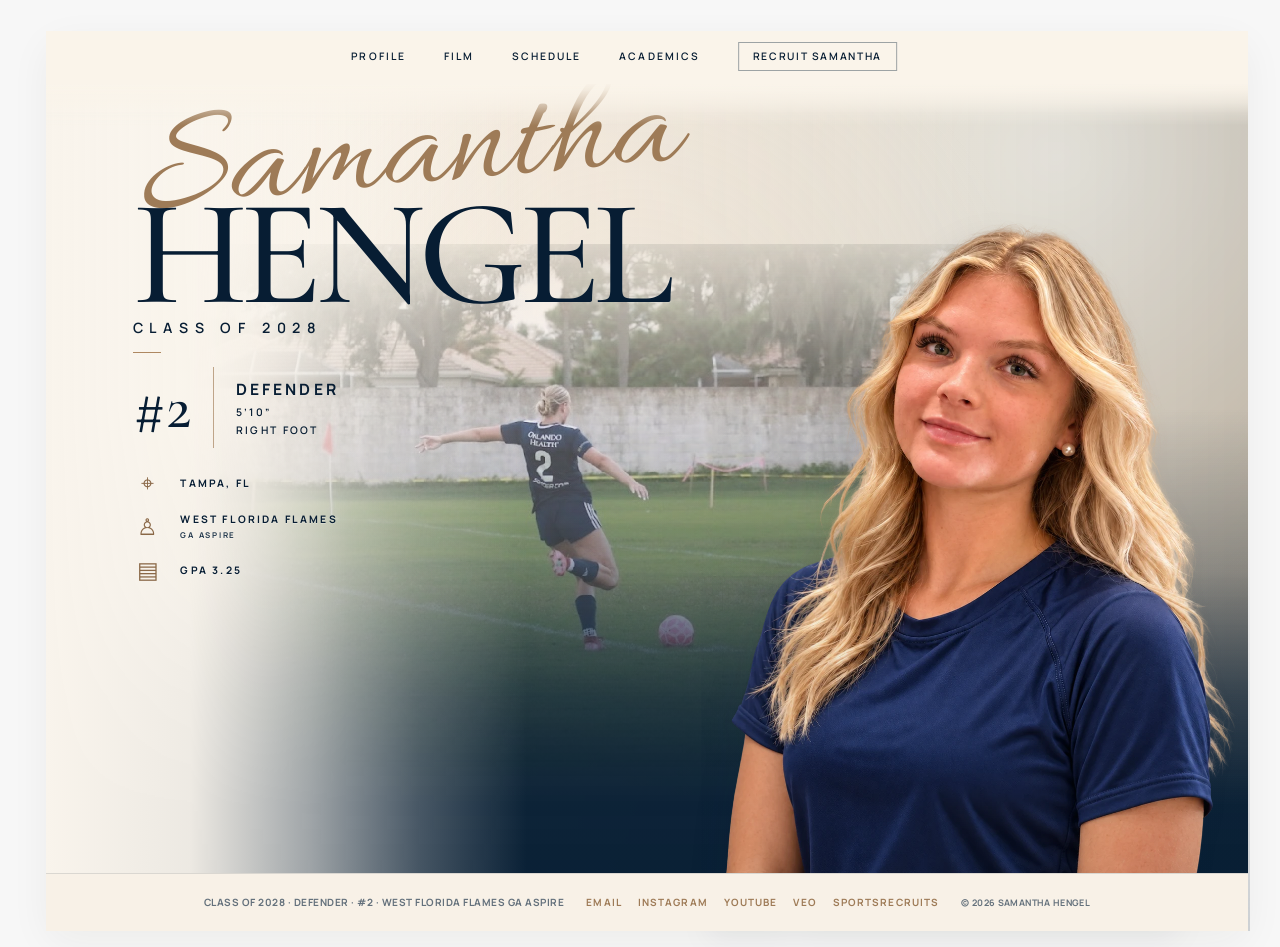
<file: index.html>
<!doctype html>
<html lang="en">
<head>
<meta charset="utf-8">
<meta name="viewport" content="width=device-width,initial-scale=1">
<title>Samantha Hengel Soccer Recruiting | 2028 Defender | West Florida Flames</title>
<meta name="description" content="Official soccer recruiting website for Samantha Hengel, Class of 2028 defender #2 with West Florida Flames GA ASPIRE. View her player profile, highlight film, schedule, academics and recruiting contact information."><link rel="canonical" href="https://samanthahengel.com/"><meta name="robots" content="index,follow,max-image-preview:large"><meta property="og:type" content="website"><meta property="og:title" content="Samantha Hengel Soccer Recruiting | 2028 Defender | West Florida Flames"><meta property="og:description" content="Official soccer recruiting website for Samantha Hengel, Class of 2028 defender #2 with West Florida Flames GA ASPIRE. View her player profile, highlight film, schedule, academics and recruiting contact information."><meta property="og:url" content="https://samanthahengel.com/"><meta property="og:site_name" content="Samantha Hengel Soccer Recruiting"><meta property="og:image" content="https://samanthahengel.com/assets/samantha-profile-cutout-2028.webp"><meta name="twitter:card" content="summary_large_image"><meta name="twitter:title" content="Samantha Hengel Soccer Recruiting | 2028 Defender | West Florida Flames"><meta name="twitter:description" content="Official soccer recruiting website for Samantha Hengel, Class of 2028 defender #2 with West Florida Flames GA ASPIRE. View her player profile, highlight film, schedule, academics and recruiting contact information."><meta name="twitter:image" content="https://samanthahengel.com/assets/samantha-profile-cutout-2028.webp">
<link rel="icon" href="assets/favicon.svg" type="image/svg+xml">
<link rel="preconnect" href="https://fonts.googleapis.com">
<link rel="preconnect" href="https://fonts.gstatic.com" crossorigin>
<link href="https://fonts.googleapis.com/css2?family=Allura&family=Cormorant+Garamond:wght@500;600&family=Manrope:wght@400;500;600;700&display=swap" rel="stylesheet">
<link rel="stylesheet" href="homepage-reference.css?v=20261012-mobile-hero-details-1">
<link rel="stylesheet" href="mobile-header.css?v=20261012-home-nav-restored">
<link rel="stylesheet" href="mobile-footer.css?v=20261012-2">
<script type="application/ld+json">{"@context":"https://schema.org","@type":"Person","@id":"https://samanthahengel.com/#samantha-hengel","name":"Samantha Hengel","url":"https://samanthahengel.com/","description":"Samantha Hengel is a Class of 2028 soccer defender, jersey #2, with West Florida Flames GA ASPIRE in the Tampa, Florida area.","image":"https://samanthahengel.com/assets/samantha-profile-cutout-2028.webp","email":"mailto:Samantha_hengel@yahoo.com","sameAs":["https://www.instagram.com/samanthahengel2028/","https://www.youtube.com/channel/UCl4u6jONmStWeXcWSa1Hk0g","https://live.veo.co/web-app/clubs/west-florida-flames-4/teams/2010-wff-dpl/","https://my.sportsrecruits.com/athlete/samantha_hengel2"],"memberOf":{"@type":"SportsOrganization","name":"West Florida Flames GA ASPIRE"},"knowsAbout":["Soccer","Defender","Class of 2028","College soccer recruiting","West Florida Flames GA ASPIRE"]}</script><script type="application/ld+json" id="site-entity-graph">{"@context":"https://schema.org","@graph":[{"@type":"WebSite","@id":"https://samanthahengel.com/#website","url":"https://samanthahengel.com/","name":"Samantha Hengel Soccer Recruiting","description":"Official soccer recruiting website for Samantha Hengel, Class of 2028 defender #2 with West Florida Flames GA ASPIRE.","inLanguage":"en-US","about":{"@id":"https://samanthahengel.com/#samantha-hengel"}},{"@type":"WebPage","@id":"https://samanthahengel.com/#webpage","url":"https://samanthahengel.com/","name":"Samantha Hengel Soccer Recruiting","isPartOf":{"@id":"https://samanthahengel.com/#website"},"about":{"@id":"https://samanthahengel.com/#samantha-hengel"},"inLanguage":"en-US"},{"@type":"Person","@id":"https://samanthahengel.com/#samantha-hengel","name":"Samantha Hengel","url":"https://samanthahengel.com/","description":"Class of 2028 soccer defender, jersey #2, with West Florida Flames GA ASPIRE in the Tampa, Florida area.","image":"https://samanthahengel.com/assets/samantha-profile-cutout-2028.webp","sameAs":["https://www.instagram.com/samanthahengel2028/","https://www.youtube.com/channel/UCl4u6jONmStWeXcWSa1Hk0g","https://live.veo.co/web-app/clubs/west-florida-flames-4/teams/2010-wff-dpl/","https://my.sportsrecruits.com/athlete/samantha_hengel2"],"memberOf":{"@type":"SportsOrganization","name":"West Florida Flames GA ASPIRE"}}]}</script><style>
/* Homepage navigation: same gold hover treatment as interior pages. */
@media(min-width:901px){
 .ref-home .ref-nav nav a:not(.recruit-nav){
  position:relative!important;
  opacity:1!important;
  transition:color .18s ease,background-color .18s ease!important;
  border-radius:3px!important;
 }
 .ref-home .ref-nav nav a:not(.recruit-nav)::after{
  content:""!important;
  display:block!important;
  position:absolute!important;
  left:12px!important;
  right:12px!important;
  bottom:3px!important;
  height:2px!important;
  background:#a47d56!important;
  transform:scaleX(0)!important;
  transform-origin:center!important;
  transition:transform .18s ease!important;
 }
 .ref-home .ref-nav nav a:not(.recruit-nav):is(:hover,:focus-visible){
  color:#9e6f43!important;
  background:rgba(164,125,86,.09)!important;
 }
 .ref-home .ref-nav nav a:not(.recruit-nav):is(:hover,:focus-visible)::after{
  transform:scaleX(1)!important;
 }
}
@media(max-width:900px){
 .ref-home .ref-nav nav a:not(.recruit-nav):is(:hover,:focus-visible){
  color:#9e6f43!important;
  background:rgba(164,125,86,.12)!important;
  border-radius:3px!important;
 }
}
.ref-home .ref-nav nav a:focus-visible{
 outline:2px solid #a47d56!important;
 outline-offset:3px!important;
}
</style></head>
<body class="ref-home">
<main class="ref-shell">
  <div class="ref-paper"></div>

  <header class="ref-nav">
    <nav aria-label="Main navigation">
      <a href="profile.html">Profile</a>
      <a href="soccer.html">Film</a>
      <a href="schedule.html">Schedule</a>
      <a href="academics.html">Academics</a>
      <a class="recruit-nav" href="contact.html">Recruit Samantha</a>
    </nav>
    <div class="mobile-media-links" aria-label="Samantha's recruiting links"><a href="mailto:Samantha_hengel@yahoo.com">Email ↗</a><a href="https://www.youtube.com/channel/UCl4u6jONmStWeXcWSa1Hk0g" target="_blank" rel="noopener noreferrer">YouTube ↗</a><a href="https://live.veo.co/web-app/clubs/west-florida-flames-4/teams/2010-wff-dpl/" target="_blank" rel="noopener noreferrer">Veo ↗</a><a href="https://www.instagram.com/samanthahengel2028/" target="_blank" rel="noopener noreferrer">Instagram ↗</a></div>
  </header>

  <div class="ref-action-wrap" aria-hidden="true">
    <img class="ref-action" src="assets/IMG_0387.JPEG" alt="">
  </div>

  <div class="ref-vignette" aria-hidden="true"></div>

  <section class="ref-copy" aria-label="Player information">
    <h1 class="ref-title">
      <span class="ref-first">Samantha</span>
      <span class="ref-last">HENGEL</span>
    </h1>
    <div class="ref-class">CLASS OF 2028</div>
    <div class="ref-gold"></div>

    <div class="ref-stats">
      <div class="ref-num">#2</div>
      <div class="ref-vrule"></div>
      <div class="ref-position">
        <strong>DEFENDER</strong>
        <span>5’10”</span>
        <span>RIGHT FOOT</span>
      </div>
    </div>

    <div class="ref-facts">
      <div class="ref-fact"><b>⌖</b><span>TAMPA, FL</span></div>
      <div class="ref-fact"><b>♙</b><span>WEST FLORIDA FLAMES<small>GA ASPIRE</small></span></div>
      
      <div class="ref-fact"><b>▤</b><span>GPA 3.25</span></div>
    </div>
  </section>

  <div class="ref-right">
    <div class="mobile-hero-details" aria-label="Player details">
      <div class="ref-stats">
        <div class="ref-num">#2</div>
        <div class="ref-vrule"></div>
        <div class="ref-position">
          <strong>DEFENDER</strong>
          <span>5’10”</span>
          <span>RIGHT FOOT</span>
        </div>
      </div>
      <div class="ref-facts">
        <div class="ref-fact"><b>⌖</b><span>TAMPA, FL</span></div>
        <div class="ref-fact"><b>♙</b><span>WEST FLORIDA FLAMES<small>GA ASPIRE</small></span></div>
        <div class="ref-fact"><b>▤</b><span>GPA 3.25</span></div>
      </div>
    </div>
    <img src="assets/samantha-profile-cutout-2028.webp" alt="Samantha Hengel, Class of 2028 defender">
  </div><footer class="recruiting-footer"><div class="recruiting-footer-identity"><span>Class of 2028 · Defender · #2 · West Florida Flames GA ASPIRE</span></div><div class="recruiting-footer-links"><a href="mailto:Samantha_hengel@yahoo.com">Email</a><a href="https://www.instagram.com/samanthahengel2028/" target="_blank" rel="noopener noreferrer">Instagram</a><a href="https://www.youtube.com/channel/UCl4u6jONmStWeXcWSa1Hk0g" target="_blank" rel="noopener noreferrer">YouTube</a><a href="https://live.veo.co/web-app/clubs/west-florida-flames-4/teams/2010-wff-dpl/" target="_blank" rel="noopener noreferrer">Veo</a><a href="https://my.sportsrecruits.com/athlete/samantha_hengel2" target="_blank" rel="noopener noreferrer">SportsRecruits</a></div><small>© 2026 Samantha Hengel</small></footer></main>
</body>
</html>
</file>
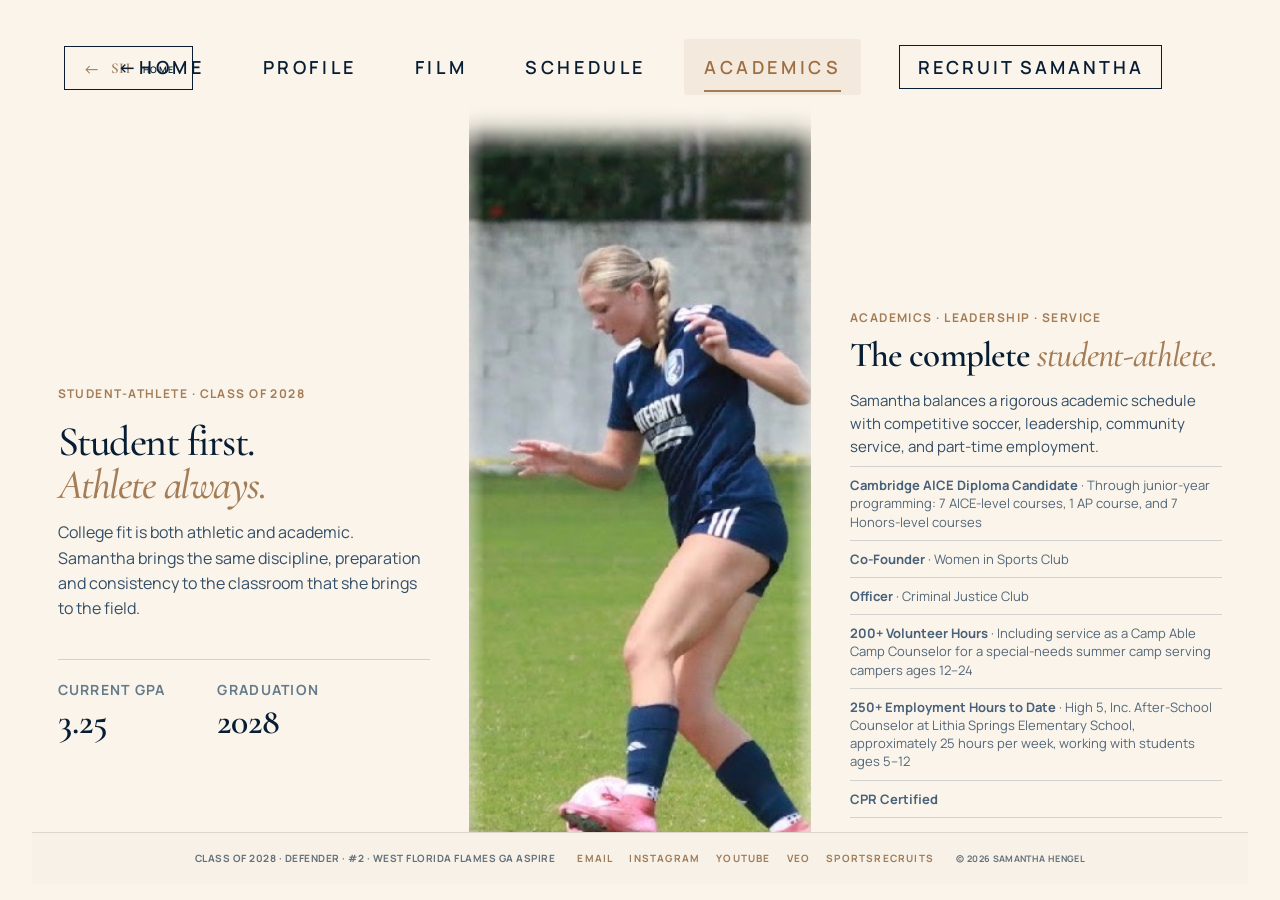
<file: academics.html>
<!doctype html><html lang="en"><head><meta charset="utf-8"><meta name="viewport" content="width=device-width,initial-scale=1"><title>Samantha Hengel Academics | 2028 Soccer Student-Athlete</title><meta name="description" content="Academic profile for Samantha Hengel, Class of 2028 soccer student-athlete and West Florida Flames GA ASPIRE defender, including GPA, coursework, leadership and service."><link rel="canonical" href="https://samanthahengel.com/academics.html"><meta name="robots" content="index,follow,max-image-preview:large"><meta property="og:type" content="website"><meta property="og:title" content="Samantha Hengel Academics | 2028 Soccer Student-Athlete"><meta property="og:description" content="Academic profile for Samantha Hengel, Class of 2028 soccer student-athlete and West Florida Flames GA ASPIRE defender, including GPA, coursework, leadership and service."><meta property="og:url" content="https://samanthahengel.com/academics.html"><meta property="og:site_name" content="Samantha Hengel Soccer Recruiting"><meta property="og:image" content="https://samanthahengel.com/assets/samantha-profile-cutout-2028.webp"><meta name="twitter:card" content="summary_large_image"><meta name="twitter:title" content="Samantha Hengel Academics | 2028 Soccer Student-Athlete"><meta name="twitter:description" content="Academic profile for Samantha Hengel, Class of 2028 soccer student-athlete and West Florida Flames GA ASPIRE defender, including GPA, coursework, leadership and service."><meta name="twitter:image" content="https://samanthahengel.com/assets/samantha-profile-cutout-2028.webp"><link rel="icon" href="assets/favicon.svg" type="image/svg+xml"><link rel="preconnect" href="https://fonts.googleapis.com"><link rel="preconnect" href="https://fonts.gstatic.com" crossorigin><link href="https://fonts.googleapis.com/css2?family=Cormorant+Garamond:ital,wght@0,500;0,600;1,500&family=Manrope:wght@400;500;600;700&display=swap" rel="stylesheet"><link rel="stylesheet" href="styles.css?v=20261012-opening-labels">
<link rel="stylesheet" href="mobile-header.css?v=20261012-home-nav-restored">
<link rel="stylesheet" href="mobile-footer.css?v=20261012-2"><script type="application/ld+json">{"@context":"https://schema.org","@type":"Person","@id":"https://samanthahengel.com/#samantha-hengel","name":"Samantha Hengel","url":"https://samanthahengel.com/","description":"Samantha Hengel is a Class of 2028 soccer defender, jersey #2, with West Florida Flames GA ASPIRE in the Tampa, Florida area.","image":"https://samanthahengel.com/assets/samantha-profile-cutout-2028.webp","email":"mailto:Samantha_hengel@yahoo.com","sameAs":["https://www.instagram.com/samanthahengel2028/","https://www.youtube.com/channel/UCl4u6jONmStWeXcWSa1Hk0g","https://live.veo.co/web-app/clubs/west-florida-flames-4/teams/2010-wff-dpl/","https://my.sportsrecruits.com/athlete/samantha_hengel2"],"memberOf":{"@type":"SportsOrganization","name":"West Florida Flames GA ASPIRE"},"knowsAbout":["Soccer","Defender","Class of 2028","College soccer recruiting","West Florida Flames GA ASPIRE"]}</script><script type="application/ld+json" id="site-entity-graph">{"@context":"https://schema.org","@graph":[{"@type":"WebSite","@id":"https://samanthahengel.com/#website","url":"https://samanthahengel.com/","name":"Samantha Hengel Soccer Recruiting","description":"Official soccer recruiting website for Samantha Hengel, Class of 2028 defender #2 with West Florida Flames GA ASPIRE.","inLanguage":"en-US","about":{"@id":"https://samanthahengel.com/#samantha-hengel"}},{"@type":"WebPage","@id":"https://samanthahengel.com/academics.html#webpage","url":"https://samanthahengel.com/academics.html","name":"Samantha Hengel Academics","isPartOf":{"@id":"https://samanthahengel.com/#website"},"about":{"@id":"https://samanthahengel.com/#samantha-hengel"},"inLanguage":"en-US"},{"@type":"Person","@id":"https://samanthahengel.com/#samantha-hengel","name":"Samantha Hengel","url":"https://samanthahengel.com/","description":"Class of 2028 soccer defender, jersey #2, with West Florida Flames GA ASPIRE in the Tampa, Florida area.","image":"https://samanthahengel.com/assets/samantha-profile-cutout-2028.webp","sameAs":["https://www.instagram.com/samanthahengel2028/","https://www.youtube.com/channel/UCl4u6jONmStWeXcWSa1Hk0g","https://live.veo.co/web-app/clubs/west-florida-flames-4/teams/2010-wff-dpl/","https://my.sportsrecruits.com/athlete/samantha_hengel2"],"memberOf":{"@type":"SportsOrganization","name":"West Florida Flames GA ASPIRE"}}]}</script><style>
@media(max-width:900px){
  .academics-page .academic-overlay-story{
    width:100%!important;
    max-width:100%!important;
    box-sizing:border-box!important;
    padding-left:24px!important;
    padding-right:24px!important;
  }
  .academics-page .academic-overlay-story .academic-list{
    min-width:0;
  }
}

/* Academics typography and spacing aligned to the reference layout */
.academics-page .academic-photo-hero{background:#faf4ea!important;color:#071d33!important}
.academics-page .academic-hero-copy,.academics-page .academic-overlay-story{color:#071d33!important;font-family:Manrope,Arial,sans-serif!important}
.academics-page .academic-hero-copy .kicker,.academics-page .academic-overlay-story .kicker{color:#a47d56!important;font:700 clamp(12px,1vw,16px)/1.45 Manrope,sans-serif!important;letter-spacing:.12em!important}
.academics-page .academic-hero-copy h1{color:#071d33!important;font:500 clamp(43px,3.6vw,62px)/.96 "Cormorant Garamond",serif!important;letter-spacing:-.035em!important;margin:22px 0 16px!important}
.academics-page .academic-hero-copy h1 em{color:#a47d56!important;-webkit-text-stroke:0!important;font-weight:500!important}
.academics-page .academic-hero-copy>p:not(.kicker){color:#344f68!important;font:400 clamp(17px,1.7vw,27px)/1.56 Manrope,sans-serif!important;margin:0!important}
.academics-page .academic-hero-meta{border-top:1px solid rgba(7,29,51,.16)!important;margin-top:54px!important;padding-top:20px!important;gap:52px!important}
.academics-page .academic-hero-meta small{color:#647b8c!important;font:700 14px/1.4 Manrope,sans-serif!important;letter-spacing:.09em!important}
.academics-page .academic-hero-meta strong{color:#071d33!important;font:600 36px/1.1 "Cormorant Garamond",serif!important}
.academics-page .academic-overlay-story{background:transparent!important;backdrop-filter:none!important;-webkit-backdrop-filter:none!important;border:0!important;border-radius:0!important;box-shadow:none!important}
.academics-page .academic-overlay-story h2{color:#071d33!important;font:600 clamp(30px,2.6vw,42px)/1.08 "Cormorant Garamond",serif!important;letter-spacing:-.02em!important;margin:8px 0!important}
.academics-page .academic-overlay-story h2 em{color:#a47d56!important;-webkit-text-stroke:0!important;font-weight:500!important}
.academics-page .academic-overlay-story>p:not(.kicker){color:#344f68!important;font:400 clamp(14px,1.12vw,18px)/1.45 Manrope,sans-serif!important;margin:0 0 8px!important}
.academics-page .academic-overlay-story .academic-list{border-top:1px solid rgba(7,29,51,.16)!important;gap:0!important}
.academics-page .academic-overlay-story .academic-list span{display:block!important;color:#52677a!important;font:400 clamp(13px,1.05vw,17px)/1.35 Manrope,sans-serif!important;padding:6px 0!important;border-top:0!important;border-bottom:1px solid rgba(7,29,51,.16)!important}
.academics-page .academic-overlay-story .academic-list strong{color:#48617a!important;font-weight:700!important}
.academics-page .academic-action-photo img{filter:none!important;object-fit:cover!important}
.academics-page .academic-action-photo:after{display:none!important}
@media(min-width:901px){
 .academics-page .academic-photo-hero{display:grid!important;grid-template-columns:minmax(0,1fr) minmax(0,.94fr) minmax(0,1fr)!important;column-gap:clamp(22px,3.1vw,52px)!important;align-items:center!important;justify-content:center!important;padding:0 clamp(14px,1.7vw,28px)!important;min-height:720px!important}
 .academics-page .academic-hero-copy{grid-column:1!important;position:relative!important;transform:none!important;align-self:center!important;justify-self:stretch!important;width:100%!important;max-width:none!important;padding:0!important;margin:0!important}
 .academics-page .academic-action-photo{grid-column:2!important;grid-row:1!important;position:relative!important;justify-self:stretch!important;width:100%!important;max-width:none!important;height:clamp(650px,72vw,940px)!important;margin:0!important;mask-image:none!important;-webkit-mask-image:none!important}
 .academics-page .academic-overlay-story{grid-column:3!important;grid-row:1!important;position:relative!important;top:auto!important;right:auto!important;left:auto!important;transform:none!important;align-self:center!important;justify-self:stretch!important;width:100%!important;max-width:none!important;padding:0!important;margin:0!important}
}
@media(max-width:900px){
 .academics-page .academic-photo-hero{display:flex!important;flex-direction:column!important;gap:0!important;padding:0!important}
 .academics-page .academic-hero-copy{width:100%!important;box-sizing:border-box!important;padding:36px 24px 30px!important;transform:none!important}
 .academics-page .academic-hero-copy h1{font-size:clamp(46px,10vw,64px)!important}
 .academics-page .academic-hero-copy>p:not(.kicker){font-size:18px!important;line-height:1.55!important}
 .academics-page .academic-hero-meta{margin-top:28px!important}
 .academics-page .academic-action-photo{width:100%!important;height: min(95vw,600px)!important;min-height:300px!important;margin:0!important}
 .academics-page .academic-overlay-story{position:relative!important;top:auto!important;right:auto!important;transform:none!important;width:100%!important;max-width:none!important;box-sizing:border-box!important;padding:36px 24px 48px!important;margin:0!important}
 .academics-page .academic-overlay-story .academic-list span{font-size:14px!important;padding:10px 0!important}
}

/* Symmetric academic editorial panels: matching widths, spacing and typography */
@media(min-width:901px){
 .academics-page .academic-photo-hero{
  grid-template-columns:minmax(0,1fr) minmax(0,.92fr) minmax(0,1fr)!important;
  column-gap:clamp(28px,3vw,54px)!important;
  padding-left:clamp(24px,2vw,40px)!important;
  padding-right:clamp(24px,2vw,40px)!important;
 }
 .academics-page .academic-hero-copy,
 .academics-page .academic-overlay-story{
  width:100%!important;max-width:520px!important;
  justify-self:center!important;align-self:center!important;
  box-sizing:border-box!important;padding:0!important;
 }
 .academics-page .academic-hero-copy{
  display:flex!important;flex-direction:column!important;
  justify-content:flex-start!important;
 }
 .academics-page .academic-hero-copy .kicker,
 .academics-page .academic-overlay-story .kicker{
  font-size:clamp(12px,.85vw,16px)!important;
  line-height:1.4!important;letter-spacing:.12em!important;
  margin:0 0 10px!important;
 }
 .academics-page .academic-hero-copy h1{
  font-size:clamp(42px,3vw,56px)!important;
  line-height:1.02!important;margin:8px 0 14px!important;
 }
 .academics-page .academic-overlay-story h2{
  font-size:clamp(35px,2.45vw,46px)!important;
  line-height:1.08!important;margin:8px 0 14px!important;
 }
 .academics-page .academic-hero-copy>p:not(.kicker){
  font-size:clamp(16px,1.23vw,21px)!important;line-height:1.58!important;
 }
 .academics-page .academic-overlay-story>p:not(.kicker){
  font-size:clamp(15px,1.12vw,19px)!important;line-height:1.55!important;
 }
 .academics-page .academic-overlay-story .academic-list span{
  font-size:clamp(13px,.98vw,16px)!important;line-height:1.4!important;
  padding:9px 0!important;
 }
 .academics-page .academic-hero-meta{margin-top:38px!important}
}
</style></head><body class="academics-page"><header class="ref-nav interior-ref-nav"><a class="interior-home" href="index.html" aria-label="Back to Samantha Hengel homepage"><span class="home-arrow">←</span><span>Home</span></a><nav aria-label="Main navigation"><a class="mobile-home-link" href="index.html" aria-label="Back to Samantha Hengel homepage"><span aria-hidden="true">←</span> Home</a><a href="profile.html">Profile</a><a href="soccer.html">Film</a><a href="schedule.html">Schedule</a><a class="active" href="academics.html">Academics</a><a class="recruit-nav" href="contact.html">Recruit Samantha</a></nav><div class="mobile-media-links" aria-label="Samantha's recruiting links"><a href="mailto:Samantha_hengel@yahoo.com">Email ↗</a><a href="https://www.youtube.com/channel/UCl4u6jONmStWeXcWSa1Hk0g" target="_blank" rel="noopener noreferrer">YouTube ↗</a><a href="https://live.veo.co/web-app/clubs/west-florida-flames-4/teams/2010-wff-dpl/" target="_blank" rel="noopener noreferrer">Veo ↗</a><a href="https://www.instagram.com/samanthahengel2028/" target="_blank" rel="noopener noreferrer">Instagram ↗</a></div></header><main>
<section class="academic-hero academic-photo-hero">
  <div class="academic-hero-copy"><p class="kicker">STUDENT-ATHLETE · CLASS OF 2028</p><h1>Student first.<br><em>Athlete always.</em></h1><p>College fit is both athletic and academic. Samantha brings the same discipline, preparation and consistency to the classroom that she brings to the field.</p><div class="academic-hero-meta"><span><small>CURRENT GPA</small><strong>3.25</strong></span><span><small>GRADUATION</small><strong>2028</strong></span></div></div>
  <figure class="academic-action-photo"><img src="assets/IMG_0384.jpg" alt="Samantha Hengel competing for West Florida Flames"><span></span></figure>
  <div class="academic-overlay-story">
    <p class="kicker">ACADEMICS · LEADERSHIP · SERVICE</p>
    <h2>The complete <em>student-athlete.</em></h2>
    <p>Samantha balances a rigorous academic schedule with competitive soccer, leadership, community service, and part-time employment.</p>
    <div class="academic-list">
      <span><strong>Cambridge AICE Diploma Candidate</strong> · Through junior-year programming: 7 AICE-level courses, 1 AP course, and 7 Honors-level courses</span>
      <span><strong>Co-Founder</strong> · Women in Sports Club</span><span><strong>Officer</strong> · Criminal Justice Club</span>
      <span><strong>200+ Volunteer Hours</strong> · Including service as a Camp Able Camp Counselor for a special-needs summer camp serving campers ages 12–24</span>
      <span><strong>250+ Employment Hours to Date</strong> · High 5, Inc. After-School Counselor at Lithia Springs Elementary School, approximately 25 hours per week, working with students ages 5–12</span>
      <span><strong>CPR Certified</strong></span>
    </div>
  </div>
</section>


</main><footer class="recruiting-footer"><div class="recruiting-footer-identity"><span>Class of 2028 · Defender · #2 · West Florida Flames GA ASPIRE</span></div><div class="recruiting-footer-links"><a href="mailto:Samantha_hengel@yahoo.com">Email</a><a href="https://www.instagram.com/samanthahengel2028/" target="_blank" rel="noopener noreferrer">Instagram</a><a href="https://www.youtube.com/channel/UCl4u6jONmStWeXcWSa1Hk0g" target="_blank" rel="noopener noreferrer">YouTube</a><a href="https://live.veo.co/web-app/clubs/west-florida-flames-4/teams/2010-wff-dpl/" target="_blank" rel="noopener noreferrer">Veo</a><a href="https://my.sportsrecruits.com/athlete/samantha_hengel2" target="_blank" rel="noopener noreferrer">SportsRecruits</a></div><small>© 2026 Samantha Hengel</small></footer></body></html>
</file>
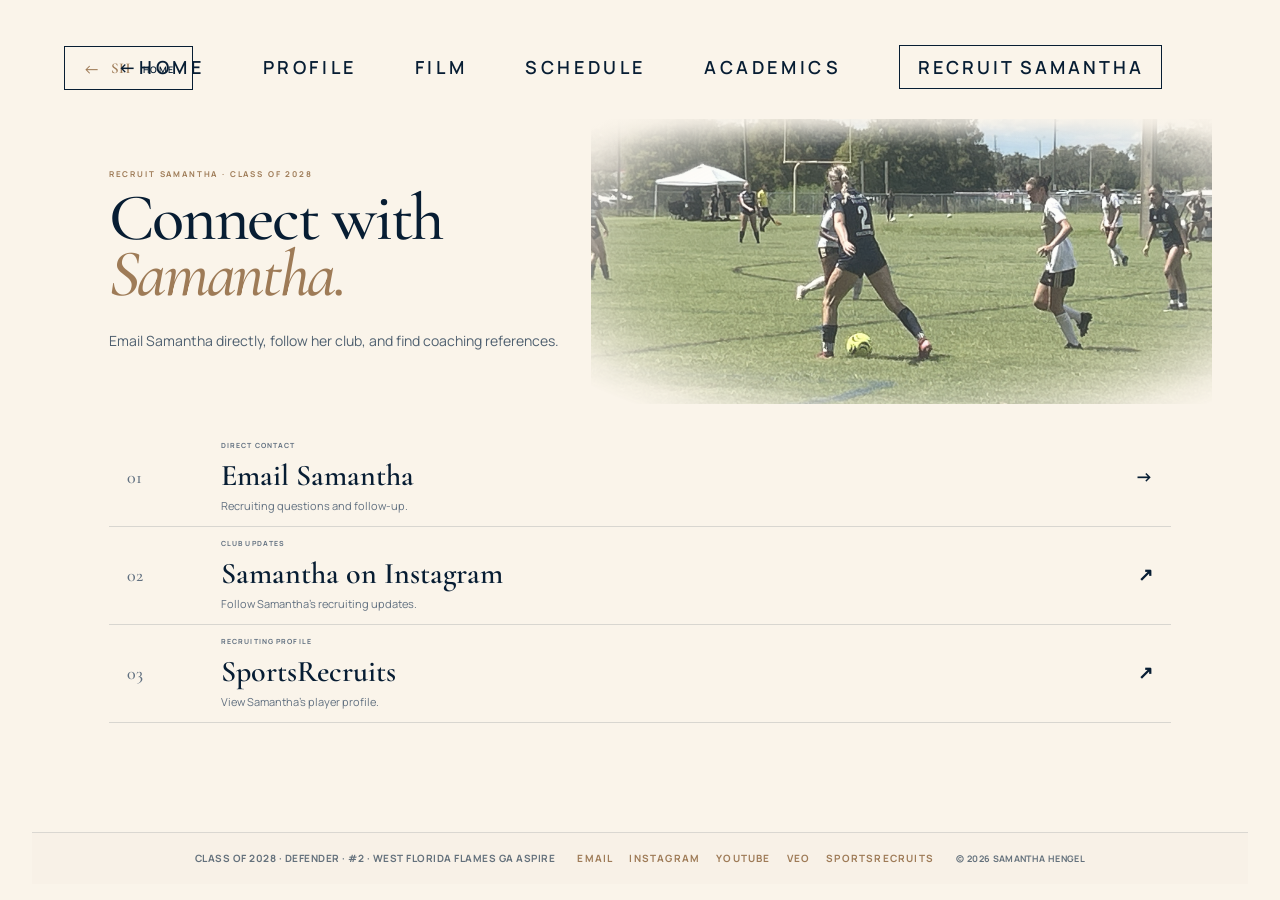
<file: contact.html>
<!doctype html><html lang="en"><head><meta charset="utf-8"><meta name="viewport" content="width=device-width,initial-scale=1"><title>Recruit Samantha Hengel | 2028 Soccer Defender | Contact</title><meta name="description" content="Recruit Samantha Hengel, Class of 2028 soccer defender #2 with West Florida Flames GA ASPIRE. Find recruiting contact information, highlight film and social profiles."><link rel="canonical" href="https://samanthahengel.com/contact.html"><meta name="robots" content="index,follow,max-image-preview:large"><meta property="og:type" content="website"><meta property="og:title" content="Recruit Samantha Hengel | 2028 Soccer Defender | Contact"><meta property="og:description" content="Recruit Samantha Hengel, Class of 2028 soccer defender #2 with West Florida Flames GA ASPIRE. Find recruiting contact information, highlight film and social profiles."><meta property="og:url" content="https://samanthahengel.com/contact.html"><meta property="og:site_name" content="Samantha Hengel Soccer Recruiting"><meta property="og:image" content="https://samanthahengel.com/assets/samantha-profile-cutout-2028.webp"><meta name="twitter:card" content="summary_large_image"><meta name="twitter:title" content="Recruit Samantha Hengel | 2028 Soccer Defender | Contact"><meta name="twitter:description" content="Recruit Samantha Hengel, Class of 2028 soccer defender #2 with West Florida Flames GA ASPIRE. Find recruiting contact information, highlight film and social profiles."><meta name="twitter:image" content="https://samanthahengel.com/assets/samantha-profile-cutout-2028.webp"><link rel="icon" href="assets/favicon.svg" type="image/svg+xml"><link rel="preconnect" href="https://fonts.googleapis.com"><link rel="preconnect" href="https://fonts.gstatic.com" crossorigin><link href="https://fonts.googleapis.com/css2?family=Cormorant+Garamond:ital,wght@0,500;0,600;1,500&family=Manrope:wght@400;500;600;700&display=swap" rel="stylesheet"><link rel="stylesheet" href="styles.css?v=20261012-opening-labels">
<link rel="stylesheet" href="mobile-header.css?v=20261012-home-nav-restored">
<link rel="stylesheet" href="mobile-footer.css?v=20261012-2"><script type="application/ld+json">{"@context":"https://schema.org","@type":"Person","@id":"https://samanthahengel.com/#samantha-hengel","name":"Samantha Hengel","url":"https://samanthahengel.com/","description":"Samantha Hengel is a Class of 2028 soccer defender, jersey #2, with West Florida Flames GA ASPIRE in the Tampa, Florida area.","image":"https://samanthahengel.com/assets/samantha-profile-cutout-2028.webp","email":"mailto:Samantha_hengel@yahoo.com","sameAs":["https://www.instagram.com/samanthahengel2028/","https://www.youtube.com/channel/UCl4u6jONmStWeXcWSa1Hk0g","https://live.veo.co/web-app/clubs/west-florida-flames-4/teams/2010-wff-dpl/","https://my.sportsrecruits.com/athlete/samantha_hengel2"],"memberOf":{"@type":"SportsOrganization","name":"West Florida Flames GA ASPIRE"},"knowsAbout":["Soccer","Defender","Class of 2028","College soccer recruiting","West Florida Flames GA ASPIRE"]}</script><script type="application/ld+json" id="site-entity-graph">{"@context":"https://schema.org","@graph":[{"@type":"WebSite","@id":"https://samanthahengel.com/#website","url":"https://samanthahengel.com/","name":"Samantha Hengel Soccer Recruiting","description":"Official soccer recruiting website for Samantha Hengel, Class of 2028 defender #2 with West Florida Flames GA ASPIRE.","inLanguage":"en-US","about":{"@id":"https://samanthahengel.com/#samantha-hengel"}},{"@type":"WebPage","@id":"https://samanthahengel.com/contact.html#webpage","url":"https://samanthahengel.com/contact.html","name":"Recruit Samantha Hengel","isPartOf":{"@id":"https://samanthahengel.com/#website"},"about":{"@id":"https://samanthahengel.com/#samantha-hengel"},"inLanguage":"en-US"},{"@type":"Person","@id":"https://samanthahengel.com/#samantha-hengel","name":"Samantha Hengel","url":"https://samanthahengel.com/","description":"Class of 2028 soccer defender, jersey #2, with West Florida Flames GA ASPIRE in the Tampa, Florida area.","image":"https://samanthahengel.com/assets/samantha-profile-cutout-2028.webp","sameAs":["https://www.instagram.com/samanthahengel2028/","https://www.youtube.com/channel/UCl4u6jONmStWeXcWSa1Hk0g","https://live.veo.co/web-app/clubs/west-florida-flames-4/teams/2010-wff-dpl/","https://my.sportsrecruits.com/athlete/samantha_hengel2"],"memberOf":{"@type":"SportsOrganization","name":"West Florida Flames GA ASPIRE"}}]}</script></head><body><header class="ref-nav interior-ref-nav"><a class="interior-home" href="index.html" aria-label="Back to Samantha Hengel homepage"><span class="home-arrow">←</span><span>Home</span></a><nav aria-label="Main navigation"><a class="mobile-home-link" href="index.html" aria-label="Back to Samantha Hengel homepage"><span aria-hidden="true">←</span> Home</a><a href="profile.html">Profile</a><a href="soccer.html">Film</a><a href="schedule.html">Schedule</a><a href="academics.html">Academics</a><a class="recruit-nav active" href="contact.html">Recruit Samantha</a></nav><div class="mobile-media-links" aria-label="Samantha's recruiting links"><a href="mailto:Samantha_hengel@yahoo.com">Email ↗</a><a href="https://www.youtube.com/channel/UCl4u6jONmStWeXcWSa1Hk0g" target="_blank" rel="noopener noreferrer">YouTube ↗</a><a href="https://live.veo.co/web-app/clubs/west-florida-flames-4/teams/2010-wff-dpl/" target="_blank" rel="noopener noreferrer">Veo ↗</a><a href="https://www.instagram.com/samanthahengel2028/" target="_blank" rel="noopener noreferrer">Instagram ↗</a></div></header><main>
<section class="recruit-hero coach-quick-hero">
  <div>
    <p class="kicker">RECRUIT SAMANTHA · CLASS OF 2028</p>
    <h1>Connect with<br><em>Samantha.</em></h1>
    <p>Email Samantha directly, follow her club, and find coaching references.</p>
  </div>
</section>

<section class="recruit-links coach-resource-grid" aria-label="Contact Samantha">
  <a href="mailto:Samantha_hengel@yahoo.com"><span>01</span><div><small>DIRECT CONTACT</small><strong>Email Samantha</strong><p>Recruiting questions and follow-up.</p></div><b>→</b></a>
  <a href="https://www.instagram.com/samanthahengel2028/" target="_blank" rel="noopener noreferrer"><span>02</span><div><small>CLUB UPDATES</small><strong>Samantha on Instagram</strong><p>Follow Samantha’s recruiting updates.</p></div><b>↗</b></a>
  <a href="https://my.sportsrecruits.com/athlete/samantha_hengel2" target="_blank" rel="noopener noreferrer"><span>03</span><div><small>RECRUITING PROFILE</small><strong>SportsRecruits</strong><p>View Samantha’s player profile.</p></div><b>↗</b></a>
</section>
<section class="references coach-references"><div><p class="kicker">COACHING REFERENCES</p><h2>Need a<br><em>reference?</em></h2><p>Program contacts available for recruiting conversations and player evaluation.</p></div><div class="reference-names"><span>Masa Scites</span><span>Kim Dean</span><span>Tyler Pletcher</span><span>Melanie Camp</span><span>Craig Horner</span><span>Brenda Van Stralen</span></div></section>
</main><footer class="recruiting-footer"><div class="recruiting-footer-identity"><span>Class of 2028 · Defender · #2 · West Florida Flames GA ASPIRE</span></div><div class="recruiting-footer-links"><a href="mailto:Samantha_hengel@yahoo.com">Email</a><a href="https://www.instagram.com/samanthahengel2028/" target="_blank" rel="noopener noreferrer">Instagram</a><a href="https://www.youtube.com/channel/UCl4u6jONmStWeXcWSa1Hk0g" target="_blank" rel="noopener noreferrer">YouTube</a><a href="https://live.veo.co/web-app/clubs/west-florida-flames-4/teams/2010-wff-dpl/" target="_blank" rel="noopener noreferrer">Veo</a><a href="https://my.sportsrecruits.com/athlete/samantha_hengel2" target="_blank" rel="noopener noreferrer">SportsRecruits</a></div><small>© 2026 Samantha Hengel</small></footer></body></html>
</file>
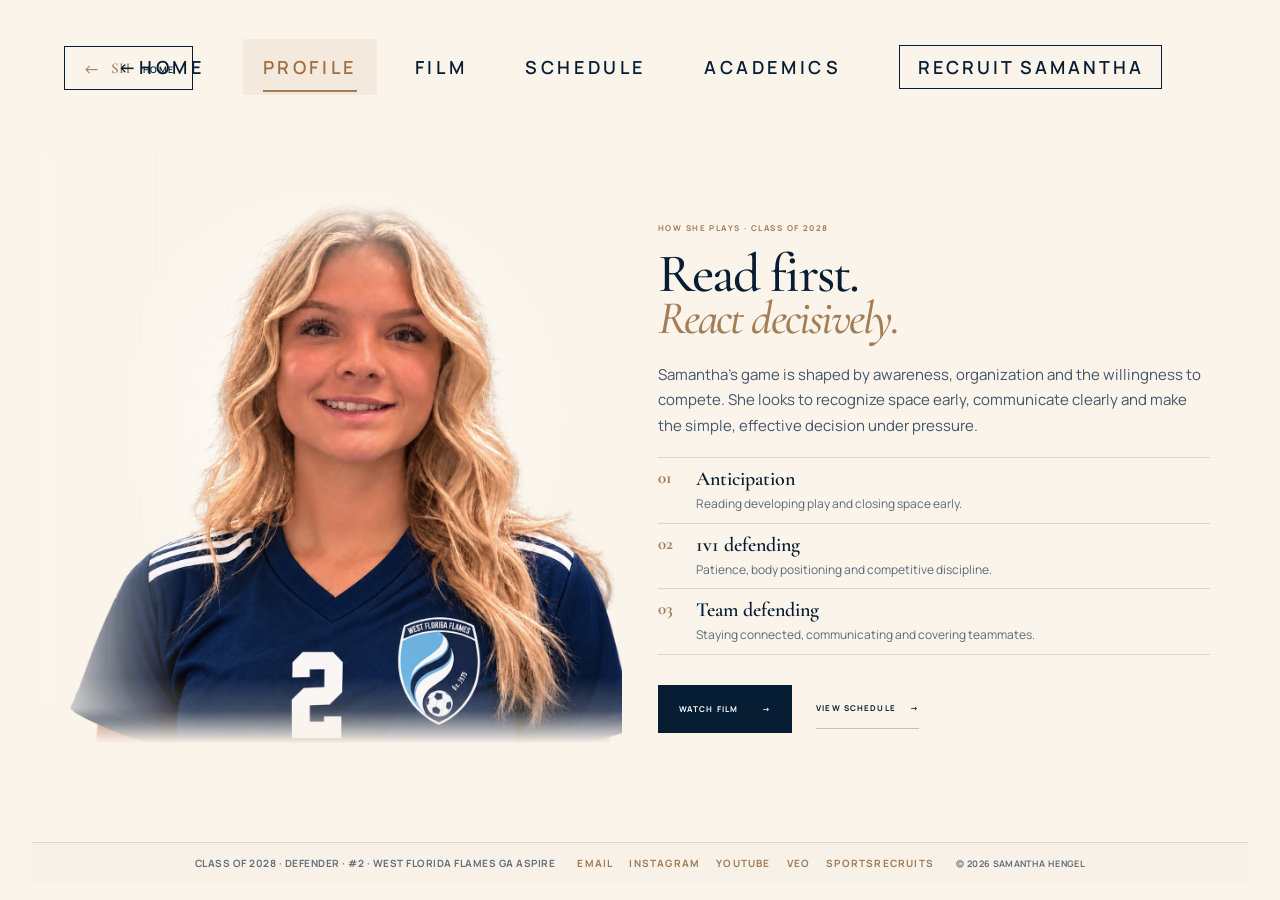
<file: profile.html>
<!doctype html><html lang="en"><head><meta charset="utf-8"><meta name="viewport" content="width=device-width,initial-scale=1"><title>Samantha Hengel Soccer Profile | 2028 Defender | West Florida Flames</title><meta name="description" content="Soccer recruiting profile for Samantha Hengel, Class of 2028 defender #2 with West Florida Flames GA ASPIRE. Learn about her defensive style, positioning, strengths and player identity."><link rel="canonical" href="https://samanthahengel.com/profile.html"><meta name="robots" content="index,follow,max-image-preview:large"><meta property="og:type" content="website"><meta property="og:title" content="Samantha Hengel Soccer Profile | 2028 Defender | West Florida Flames"><meta property="og:description" content="Soccer recruiting profile for Samantha Hengel, Class of 2028 defender #2 with West Florida Flames GA ASPIRE. Learn about her defensive style, positioning, strengths and player identity."><meta property="og:url" content="https://samanthahengel.com/profile.html"><meta property="og:site_name" content="Samantha Hengel Soccer Recruiting"><meta property="og:image" content="https://samanthahengel.com/assets/samantha-profile-cutout-2028.webp"><meta name="twitter:card" content="summary_large_image"><meta name="twitter:title" content="Samantha Hengel Soccer Profile | 2028 Defender | West Florida Flames"><meta name="twitter:description" content="Soccer recruiting profile for Samantha Hengel, Class of 2028 defender #2 with West Florida Flames GA ASPIRE. Learn about her defensive style, positioning, strengths and player identity."><meta name="twitter:image" content="https://samanthahengel.com/assets/samantha-profile-cutout-2028.webp"><link rel="icon" href="assets/favicon.svg" type="image/svg+xml"><link rel="preconnect" href="https://fonts.googleapis.com"><link rel="preconnect" href="https://fonts.gstatic.com" crossorigin><link href="https://fonts.googleapis.com/css2?family=Cormorant+Garamond:ital,wght@0,500;0,600;1,500&family=Manrope:wght@400;500;600;700&display=swap" rel="stylesheet"><link rel="stylesheet" href="styles.css?v=20261012-opening-labels">
<link rel="stylesheet" href="mobile-header.css?v=20261012-home-nav-restored">
<link rel="stylesheet" href="mobile-footer.css?v=20261012-2"><script type="application/ld+json">{"@context":"https://schema.org","@type":"Person","@id":"https://samanthahengel.com/#samantha-hengel","name":"Samantha Hengel","url":"https://samanthahengel.com/","description":"Samantha Hengel is a Class of 2028 soccer defender, jersey #2, with West Florida Flames GA ASPIRE in the Tampa, Florida area.","image":"https://samanthahengel.com/assets/samantha-profile-cutout-2028.webp","email":"mailto:Samantha_hengel@yahoo.com","sameAs":["https://www.instagram.com/samanthahengel2028/","https://www.youtube.com/channel/UCl4u6jONmStWeXcWSa1Hk0g","https://live.veo.co/web-app/clubs/west-florida-flames-4/teams/2010-wff-dpl/","https://my.sportsrecruits.com/athlete/samantha_hengel2"],"memberOf":{"@type":"SportsOrganization","name":"West Florida Flames GA ASPIRE"},"knowsAbout":["Soccer","Defender","Class of 2028","College soccer recruiting","West Florida Flames GA ASPIRE"]}</script><script type="application/ld+json" id="site-entity-graph">{"@context":"https://schema.org","@graph":[{"@type":"WebSite","@id":"https://samanthahengel.com/#website","url":"https://samanthahengel.com/","name":"Samantha Hengel Soccer Recruiting","description":"Official soccer recruiting website for Samantha Hengel, Class of 2028 defender #2 with West Florida Flames GA ASPIRE.","inLanguage":"en-US","about":{"@id":"https://samanthahengel.com/#samantha-hengel"}},{"@type":"WebPage","@id":"https://samanthahengel.com/profile.html#webpage","url":"https://samanthahengel.com/profile.html","name":"Samantha Hengel Soccer Profile","isPartOf":{"@id":"https://samanthahengel.com/#website"},"about":{"@id":"https://samanthahengel.com/#samantha-hengel"},"inLanguage":"en-US"},{"@type":"Person","@id":"https://samanthahengel.com/#samantha-hengel","name":"Samantha Hengel","url":"https://samanthahengel.com/","description":"Class of 2028 soccer defender, jersey #2, with West Florida Flames GA ASPIRE in the Tampa, Florida area.","image":"https://samanthahengel.com/assets/samantha-profile-cutout-2028.webp","sameAs":["https://www.instagram.com/samanthahengel2028/","https://www.youtube.com/channel/UCl4u6jONmStWeXcWSa1Hk0g","https://live.veo.co/web-app/clubs/west-florida-flames-4/teams/2010-wff-dpl/","https://my.sportsrecruits.com/athlete/samantha_hengel2"],"memberOf":{"@type":"SportsOrganization","name":"West Florida Flames GA ASPIRE"}}]}</script><style>
/* Center the portrait and copy as one balanced desktop composition. */
@media (min-width:981px){
 .profile-page .profile-feature{
  display:grid!important;
  grid-template-columns:minmax(0,1fr) minmax(0,1fr)!important;
  column-gap:clamp(32px,4vw,76px)!important;
  align-items:center!important;
  justify-content:center!important;
  padding-left:clamp(36px,5vw,90px)!important;
  padding-right:clamp(36px,5vw,90px)!important;
 }
 .profile-page .profile-feature .intro-photo{
  width:100%!important;
  max-width:650px!important;
  justify-self:center!important;
  align-self:center!important;
  margin:0!important;
 }
 .profile-page .profile-feature .profile-overview{
  width:100%!important;
  max-width:540px!important;
  justify-self:center!important;
  align-self:center!important;
  margin:0!important;
 }
 .profile-page .profile-feature .intro-photo img{
  width:100%!important;
  height:100%!important;
  object-fit:contain!important;
  object-position:center bottom!important;
 }
}
</style><style>
/* Tighten desktop profile composition and remove oversized empty area. */
@media (min-width:981px){
 .profile-page .profile-feature{
  grid-template-columns:minmax(0,1fr) minmax(0,1fr)!important;
  gap:clamp(20px,2.8vw,48px)!important;
  padding:12px clamp(24px,3vw,54px) 0!important;
  align-items:center!important;
 }
 .profile-page .profile-feature .intro-photo{
  max-width:760px!important;
  height:100%!important;
  align-self:end!important;
  justify-self:end!important;
 }
 .profile-page .profile-feature .intro-photo img{
  width:100%!important;
  height:100%!important;
  object-fit:contain!important;
  object-position:center bottom!important;
 }
 .profile-page .profile-feature .profile-overview{
  max-width:590px!important;
  justify-self:start!important;
  align-self:center!important;
 }
}
</style><style>
/* Align the portrait's visible bottom with the Watch Film action row. */
@media(min-width:981px){
 .profile-page .profile-feature .intro-photo{
   align-self:center!important;
   height:auto!important;
   max-height:none!important;
   overflow:visible!important;
   transform:translateY(-48px)!important;
 }
 .profile-page .profile-feature .intro-photo img{
   height:auto!important;
   max-height:calc(100vh - 235px)!important;
   width:100%!important;
   object-fit:contain!important;
   object-position:center bottom!important;
 }
}
</style><style>
/* Mobile profile: portrait first, directly beneath the navigation. */
@media (max-width:980px){
 .profile-page .profile-feature{
  display:flex!important;
  flex-direction:column!important;
  align-items:stretch!important;
  gap:0!important;
  padding-top:0!important;
 }
 .profile-page .profile-feature .intro-photo{
  order:-1!important;
  display:block!important;
  position:relative!important;
  width:100%!important;
  max-width:100%!important;
  height:auto!important;
  min-height:0!important;
  margin:0 auto 20px!important;
  padding:0!important;
  transform:none!important;
  overflow:visible!important;
 }
 .profile-page .profile-feature .intro-photo img{
  display:block!important;
  width:100%!important;
  height:auto!important;
  max-height:55vh!important;
  object-fit:contain!important;
  object-position:center bottom!important;
 }
 .profile-page .profile-feature .profile-overview{
  order:1!important;
  width:100%!important;
  margin:0!important;
 }
}
</style></head><body class="profile-page"><header class="ref-nav interior-ref-nav"><a class="interior-home" href="index.html" aria-label="Back to Samantha Hengel homepage"><span class="home-arrow">←</span><span>Home</span></a><nav aria-label="Main navigation"><a class="mobile-home-link" href="index.html" aria-label="Back to Samantha Hengel homepage"><span aria-hidden="true">←</span> Home</a><a class="active" href="profile.html">Profile</a><a href="soccer.html">Film</a><a href="schedule.html">Schedule</a><a href="academics.html">Academics</a><a class="recruit-nav" href="contact.html">Recruit Samantha</a></nav><div class="mobile-media-links" aria-label="Samantha's recruiting links"><a href="mailto:Samantha_hengel@yahoo.com">Email ↗</a><a href="https://www.youtube.com/channel/UCl4u6jONmStWeXcWSa1Hk0g" target="_blank" rel="noopener noreferrer">YouTube ↗</a><a href="https://live.veo.co/web-app/clubs/west-florida-flames-4/teams/2010-wff-dpl/" target="_blank" rel="noopener noreferrer">Veo ↗</a><a href="https://www.instagram.com/samanthahengel2028/" target="_blank" rel="noopener noreferrer">Instagram ↗</a></div></header><main>
<section class="page-intro split-intro profile-feature">
  <figure class="intro-photo"><img src="assets/samantha-portrait-cutout.webp" alt="Portrait of Samantha Hengel in a navy soccer training shirt"></figure>
  <div class="profile-overview">
    <p class="kicker">HOW SHE PLAYS · CLASS OF 2028</p>
    <h1>Read first.<br><em>React decisively.</em></h1>
    <p>Samantha’s game is shaped by awareness, organization and the willingness to compete. She looks to recognize space early, communicate clearly and make the simple, effective decision under pressure.</p>
    <dl class="traits"><div><dt>01</dt><dd><strong>Anticipation</strong><span>Reading developing play and closing space early.</span></dd></div><div><dt>02</dt><dd><strong>1v1 defending</strong><span>Patience, body positioning and competitive discipline.</span></dd></div><div><dt>03</dt><dd><strong>Team defending</strong><span>Staying connected, communicating and covering teammates.</span></dd></div></dl>
    <div class="actions"><a class="button" href="soccer.html">Watch film <span>→</span></a><a class="text-link" href="schedule.html">View schedule <span>→</span></a></div>
  </div>
</section>
</main><footer class="recruiting-footer"><div class="recruiting-footer-identity"><span>Class of 2028 · Defender · #2 · West Florida Flames GA ASPIRE</span></div><div class="recruiting-footer-links"><a href="mailto:Samantha_hengel@yahoo.com">Email</a><a href="https://www.instagram.com/samanthahengel2028/" target="_blank" rel="noopener noreferrer">Instagram</a><a href="https://www.youtube.com/channel/UCl4u6jONmStWeXcWSa1Hk0g" target="_blank" rel="noopener noreferrer">YouTube</a><a href="https://live.veo.co/web-app/clubs/west-florida-flames-4/teams/2010-wff-dpl/" target="_blank" rel="noopener noreferrer">Veo</a><a href="https://my.sportsrecruits.com/athlete/samantha_hengel2" target="_blank" rel="noopener noreferrer">SportsRecruits</a></div><small>© 2026 Samantha Hengel</small></footer></body></html>
</file>
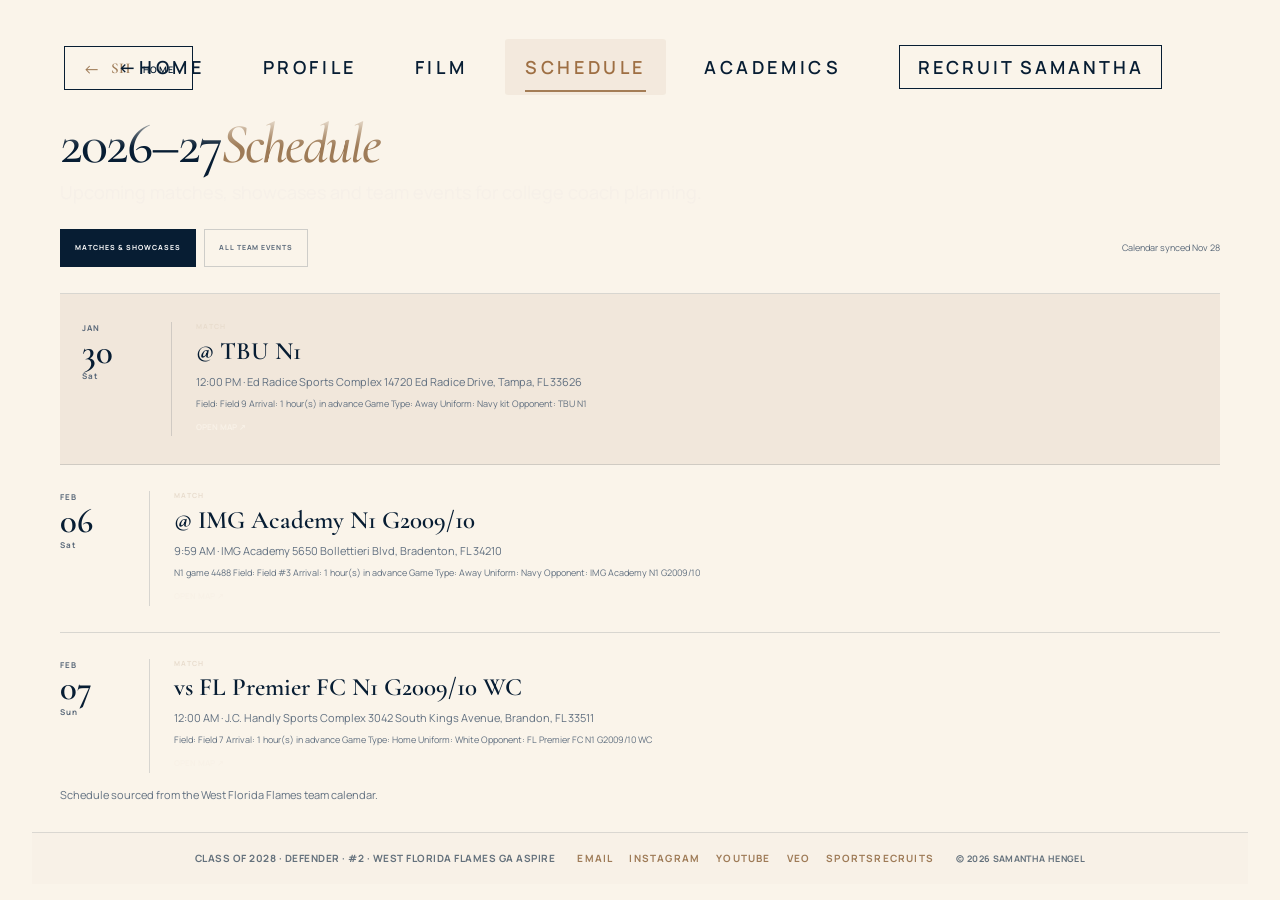
<file: schedule.html>
<!doctype html><html lang="en"><head><meta charset="utf-8"><meta name="viewport" content="width=device-width,initial-scale=1"><title>Samantha Hengel Soccer Schedule | 2028 | West Florida Flames GA ASPIRE</title><meta name="description" content="Soccer schedule, matches and recruiting events for Samantha Hengel, Class of 2028 defender #2 with West Florida Flames GA ASPIRE."><link rel="canonical" href="https://samanthahengel.com/schedule.html"><meta name="robots" content="index,follow,max-image-preview:large"><meta property="og:type" content="website"><meta property="og:title" content="Samantha Hengel Soccer Schedule | 2028 | West Florida Flames GA ASPIRE"><meta property="og:description" content="Soccer schedule, matches and recruiting events for Samantha Hengel, Class of 2028 defender #2 with West Florida Flames GA ASPIRE."><meta property="og:url" content="https://samanthahengel.com/schedule.html"><meta property="og:site_name" content="Samantha Hengel Soccer Recruiting"><meta property="og:image" content="https://samanthahengel.com/assets/samantha-profile-cutout-2028.webp"><meta name="twitter:card" content="summary_large_image"><meta name="twitter:title" content="Samantha Hengel Soccer Schedule | 2028 | West Florida Flames GA ASPIRE"><meta name="twitter:description" content="Soccer schedule, matches and recruiting events for Samantha Hengel, Class of 2028 defender #2 with West Florida Flames GA ASPIRE."><meta name="twitter:image" content="https://samanthahengel.com/assets/samantha-profile-cutout-2028.webp"><link rel="icon" href="assets/favicon.svg" type="image/svg+xml"><link rel="preconnect" href="https://fonts.googleapis.com"><link rel="preconnect" href="https://fonts.gstatic.com" crossorigin><link href="https://fonts.googleapis.com/css2?family=Cormorant+Garamond:ital,wght@0,500;0,600;1,500&family=Manrope:wght@400;500;600;700&display=swap" rel="stylesheet"><link rel="stylesheet" href="styles.css?v=20261012-opening-labels">
<link rel="stylesheet" href="mobile-header.css?v=20261012-home-nav-restored">
<link rel="stylesheet" href="mobile-footer.css?v=20261012-2"><script type="application/ld+json">{"@context":"https://schema.org","@type":"Person","@id":"https://samanthahengel.com/#samantha-hengel","name":"Samantha Hengel","url":"https://samanthahengel.com/","description":"Samantha Hengel is a Class of 2028 soccer defender, jersey #2, with West Florida Flames GA ASPIRE in the Tampa, Florida area.","image":"https://samanthahengel.com/assets/samantha-profile-cutout-2028.webp","email":"mailto:Samantha_hengel@yahoo.com","sameAs":["https://www.instagram.com/samanthahengel2028/","https://www.youtube.com/channel/UCl4u6jONmStWeXcWSa1Hk0g","https://live.veo.co/web-app/clubs/west-florida-flames-4/teams/2010-wff-dpl/","https://my.sportsrecruits.com/athlete/samantha_hengel2"],"memberOf":{"@type":"SportsOrganization","name":"West Florida Flames GA ASPIRE"},"knowsAbout":["Soccer","Defender","Class of 2028","College soccer recruiting","West Florida Flames GA ASPIRE"]}</script><script type="application/ld+json" id="site-entity-graph">{"@context":"https://schema.org","@graph":[{"@type":"WebSite","@id":"https://samanthahengel.com/#website","url":"https://samanthahengel.com/","name":"Samantha Hengel Soccer Recruiting","description":"Official soccer recruiting website for Samantha Hengel, Class of 2028 defender #2 with West Florida Flames GA ASPIRE.","inLanguage":"en-US","about":{"@id":"https://samanthahengel.com/#samantha-hengel"}},{"@type":"WebPage","@id":"https://samanthahengel.com/schedule.html#webpage","url":"https://samanthahengel.com/schedule.html","name":"Samantha Hengel Soccer Schedule","isPartOf":{"@id":"https://samanthahengel.com/#website"},"about":{"@id":"https://samanthahengel.com/#samantha-hengel"},"inLanguage":"en-US"},{"@type":"Person","@id":"https://samanthahengel.com/#samantha-hengel","name":"Samantha Hengel","url":"https://samanthahengel.com/","description":"Class of 2028 soccer defender, jersey #2, with West Florida Flames GA ASPIRE in the Tampa, Florida area.","image":"https://samanthahengel.com/assets/samantha-profile-cutout-2028.webp","sameAs":["https://www.instagram.com/samanthahengel2028/","https://www.youtube.com/channel/UCl4u6jONmStWeXcWSa1Hk0g","https://live.veo.co/web-app/clubs/west-florida-flames-4/teams/2010-wff-dpl/","https://my.sportsrecruits.com/athlete/samantha_hengel2"],"memberOf":{"@type":"SportsOrganization","name":"West Florida Flames GA ASPIRE"}}]}</script><style>
@media(max-width:900px){
  .schedule-hero{
    height:auto!important;
    min-height:0!important;
    padding:22px 20px 10px!important;
  }
  .schedule-hero>p:not(.kicker){
    margin:14px 0 0!important;
    color:#596879!important;
  }
  .schedule-layout{
    min-height:0!important;
    margin-top:0!important;
    padding:8px 20px 58px!important;
  }
}

/* Match the Academics desktop canvas. */
@media(min-width:901px){
  body.schedule-page{
    grid-template-columns:minmax(0,1fr)!important;
    width:100%!important;
    max-width:none!important;
    padding-left:32px!important;
    padding-right:32px!important;
    background:#faf4ea!important;
    background-image:none!important;
  }
  body.schedule-page>.interior-ref-nav,
  body.schedule-page>main,
  body.schedule-page>.recruiting-footer{
    width:100%!important;
    max-width:none!important;
    border-radius:0!important;
    box-shadow:none!important;
  }
  body.schedule-page>main,
  body.schedule-page .schedule-hero,
  body.schedule-page .schedule-layout{
    background:#faf4ea!important;
    background-image:none!important;
  }
}
</style></head><body class="schedule-page"><header class="ref-nav interior-ref-nav"><a class="interior-home" href="index.html" aria-label="Back to Samantha Hengel homepage"><span class="home-arrow">←</span><span>Home</span></a><nav aria-label="Main navigation"><a class="mobile-home-link" href="index.html" aria-label="Back to Samantha Hengel homepage"><span aria-hidden="true">←</span> Home</a><a href="profile.html">Profile</a><a href="soccer.html">Film</a><a class="active" href="schedule.html">Schedule</a><a href="academics.html">Academics</a><a class="recruit-nav" href="contact.html">Recruit Samantha</a></nav><div class="mobile-media-links" aria-label="Samantha's recruiting links"><a href="mailto:Samantha_hengel@yahoo.com">Email ↗</a><a href="https://www.youtube.com/channel/UCl4u6jONmStWeXcWSa1Hk0g" target="_blank" rel="noopener noreferrer">YouTube ↗</a><a href="https://live.veo.co/web-app/clubs/west-florida-flames-4/teams/2010-wff-dpl/" target="_blank" rel="noopener noreferrer">Veo ↗</a><a href="https://www.instagram.com/samanthahengel2028/" target="_blank" rel="noopener noreferrer">Instagram ↗</a></div></header><main>
<section class="type-hero schedule-hero"><p class="kicker">WEST FLORIDA FLAMES · LIVE CALENDAR</p><h1>2026–27<br><em>Schedule</em></h1><p>Upcoming matches, showcases and team events for college coach planning.</p><span class="type-hero-number">02</span></section>
<section class="schedule-layout">
  <div><div class="schedule-controls" data-schedule-controls><button class="active" type="button" data-mode="matches" aria-pressed="true">Matches & showcases</button><button type="button" data-mode="all" aria-pressed="false">All team events</button><span class="schedule-sync" data-schedule-updated></span></div><div class="fixtures" id="fixtures"><p class="schedule-loading">Loading upcoming matches…</p></div><p class="schedule-note">Schedule sourced from the West Florida Flames team calendar.</p></div>
</section>
<section class="next-panel"><p class="kicker">BEFORE THE MATCH</p><h2>Review the<br><em>film.</em></h2><div class="actions"><a class="button" href="soccer.html">Watch Samantha →</a><a class="text-link" href="contact.html">Recruiting links →</a></div></section>
</main><script src="schedule-ui.js"></script><footer class="recruiting-footer"><div class="recruiting-footer-identity"><span>Class of 2028 · Defender · #2 · West Florida Flames GA ASPIRE</span></div><div class="recruiting-footer-links"><a href="mailto:Samantha_hengel@yahoo.com">Email</a><a href="https://www.instagram.com/samanthahengel2028/" target="_blank" rel="noopener noreferrer">Instagram</a><a href="https://www.youtube.com/channel/UCl4u6jONmStWeXcWSa1Hk0g" target="_blank" rel="noopener noreferrer">YouTube</a><a href="https://live.veo.co/web-app/clubs/west-florida-flames-4/teams/2010-wff-dpl/" target="_blank" rel="noopener noreferrer">Veo</a><a href="https://my.sportsrecruits.com/athlete/samantha_hengel2" target="_blank" rel="noopener noreferrer">SportsRecruits</a></div><small>© 2026 Samantha Hengel</small></footer></body></html>
</file>
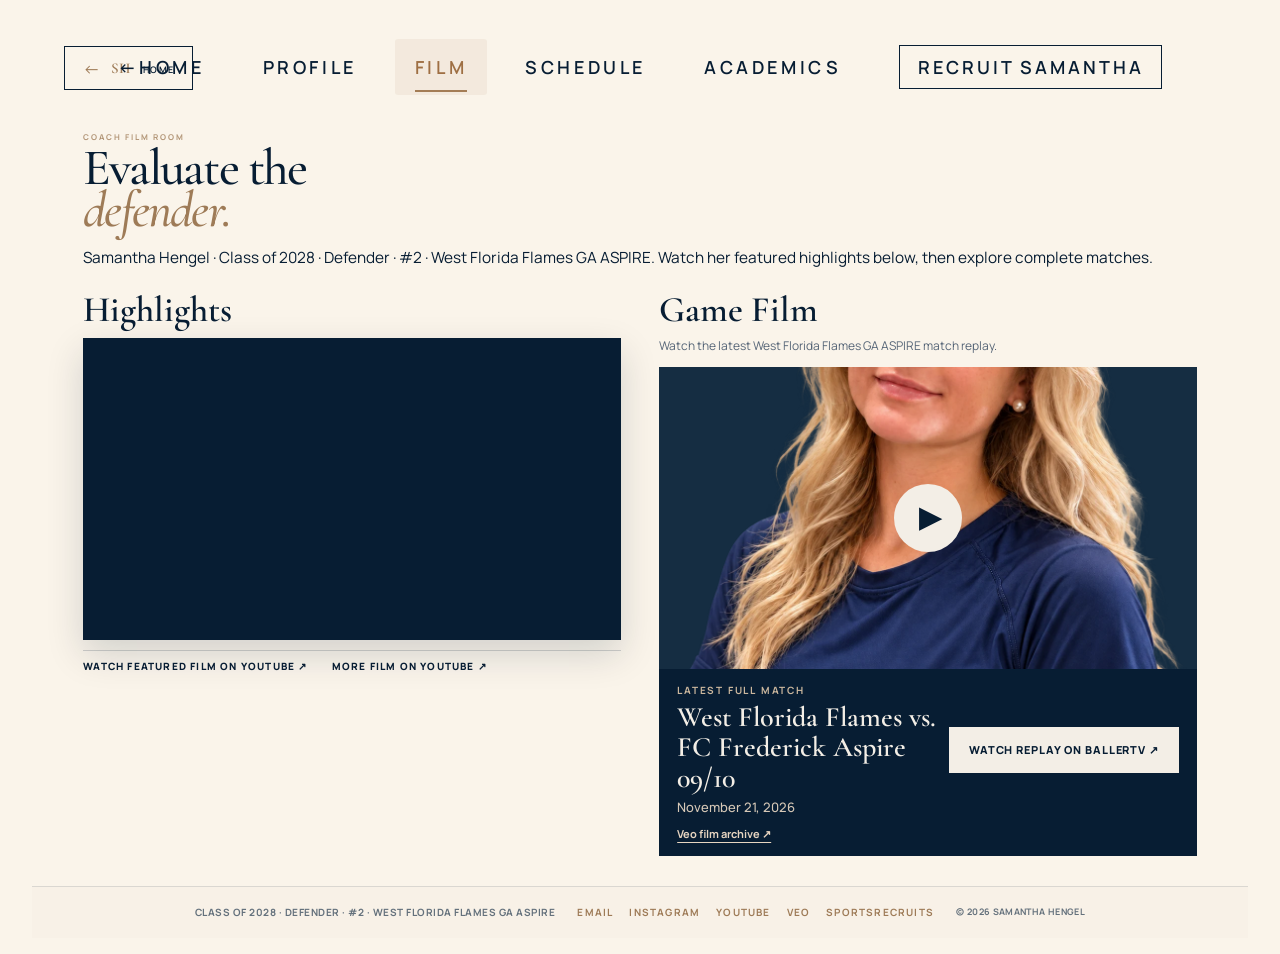
<file: soccer.html>
<!doctype html><html lang="en"><head><meta charset="utf-8"><meta name="viewport" content="width=device-width,initial-scale=1"><title>Samantha Hengel Soccer Highlights | 2028 Defender | Recruiting Film</title><meta name="description" content="Watch Samantha Hengel's Class of 2028 soccer recruiting highlight film. Samantha is defender #2 with West Florida Flames GA ASPIRE in the Tampa, Florida area."><link rel="canonical" href="https://samanthahengel.com/soccer.html"><meta name="robots" content="index,follow,max-image-preview:large"><meta property="og:type" content="website"><meta property="og:title" content="Samantha Hengel Soccer Highlights | 2028 Defender | Recruiting Film"><meta property="og:description" content="Watch Samantha Hengel's Class of 2028 soccer recruiting highlight film. Samantha is defender #2 with West Florida Flames GA ASPIRE in the Tampa, Florida area."><meta property="og:url" content="https://samanthahengel.com/soccer.html"><meta property="og:site_name" content="Samantha Hengel Soccer Recruiting"><meta property="og:image" content="https://samanthahengel.com/assets/samantha-profile-cutout-2028.webp"><meta name="twitter:card" content="summary_large_image"><meta name="twitter:title" content="Samantha Hengel Soccer Highlights | 2028 Defender | Recruiting Film"><meta name="twitter:description" content="Watch Samantha Hengel's Class of 2028 soccer recruiting highlight film. Samantha is defender #2 with West Florida Flames GA ASPIRE in the Tampa, Florida area."><meta name="twitter:image" content="https://samanthahengel.com/assets/samantha-profile-cutout-2028.webp"><link rel="icon" href="assets/favicon.svg" type="image/svg+xml"><link rel="preconnect" href="https://fonts.googleapis.com"><link rel="preconnect" href="https://fonts.gstatic.com" crossorigin><link href="https://fonts.googleapis.com/css2?family=Cormorant+Garamond:ital,wght@0,500;0,600;1,500&family=Manrope:wght@400;500;600;700&display=swap" rel="stylesheet"><link rel="stylesheet" href="styles.css?v=20261012-opening-labels">
<link rel="stylesheet" href="mobile-header.css?v=20261012-home-nav-restored">
<link rel="stylesheet" href="mobile-footer.css?v=20261012-2"><script type="application/ld+json">{"@context":"https://schema.org","@type":"Person","@id":"https://samanthahengel.com/#samantha-hengel","name":"Samantha Hengel","url":"https://samanthahengel.com/","description":"Samantha Hengel is a Class of 2028 soccer defender, jersey #2, with West Florida Flames GA ASPIRE in the Tampa, Florida area.","image":"https://samanthahengel.com/assets/samantha-profile-cutout-2028.webp","email":"mailto:Samantha_hengel@yahoo.com","sameAs":["https://www.instagram.com/samanthahengel2028/","https://www.youtube.com/channel/UCl4u6jONmStWeXcWSa1Hk0g","https://live.veo.co/web-app/clubs/west-florida-flames-4/teams/2010-wff-dpl/","https://my.sportsrecruits.com/athlete/samantha_hengel2"],"memberOf":{"@type":"SportsOrganization","name":"West Florida Flames GA ASPIRE"},"knowsAbout":["Soccer","Defender","Class of 2028","College soccer recruiting","West Florida Flames GA ASPIRE"]}</script><script type="application/ld+json">{"@context":"https://schema.org","@type":"VideoObject","name":"Samantha Hengel Class of 2028 Soccer Recruiting Highlight Film","description":"Soccer recruiting highlight film for Samantha Hengel, Class of 2028 defender #2 with West Florida Flames GA ASPIRE.","thumbnailUrl":["https://img.youtube.com/vi/C5s11CfNG5M/maxresdefault.jpg"],"embedUrl":"https://www.youtube.com/embed/C5s11CfNG5M","contentUrl":"https://www.youtube.com/watch?v=C5s11CfNG5M","publisher":{"@type":"Person","@id":"https://samanthahengel.com/#samantha-hengel","name":"Samantha Hengel"}}</script><script type="application/ld+json" id="site-entity-graph">{"@context":"https://schema.org","@graph":[{"@type":"WebSite","@id":"https://samanthahengel.com/#website","url":"https://samanthahengel.com/","name":"Samantha Hengel Soccer Recruiting","description":"Official soccer recruiting website for Samantha Hengel, Class of 2028 defender #2 with West Florida Flames GA ASPIRE.","inLanguage":"en-US","about":{"@id":"https://samanthahengel.com/#samantha-hengel"}},{"@type":"WebPage","@id":"https://samanthahengel.com/soccer.html#webpage","url":"https://samanthahengel.com/soccer.html","name":"Samantha Hengel Soccer Highlight Film","isPartOf":{"@id":"https://samanthahengel.com/#website"},"about":{"@id":"https://samanthahengel.com/#samantha-hengel"},"inLanguage":"en-US"},{"@type":"Person","@id":"https://samanthahengel.com/#samantha-hengel","name":"Samantha Hengel","url":"https://samanthahengel.com/","description":"Class of 2028 soccer defender, jersey #2, with West Florida Flames GA ASPIRE in the Tampa, Florida area.","image":"https://samanthahengel.com/assets/samantha-profile-cutout-2028.webp","sameAs":["https://www.instagram.com/samanthahengel2028/","https://www.youtube.com/channel/UCl4u6jONmStWeXcWSa1Hk0g","https://live.veo.co/web-app/clubs/west-florida-flames-4/teams/2010-wff-dpl/","https://my.sportsrecruits.com/athlete/samantha_hengel2"],"memberOf":{"@type":"SportsOrganization","name":"West Florida Flames GA ASPIRE"}}]}</script><style>
/* Film page: one reading order for desktop and mobile. */
html:has(body.film-page), body.film-page{height:auto!important;min-height:100vh!important;overflow-x:hidden!important;overflow-y:auto!important}
body.film-page>main{display:block!important;min-height:0!important;overflow:visible!important}
body.film-page .film-hero{display:block!important;height:auto!important;min-height:0!important;overflow:visible!important}
body.film-page .film-hero-copy{max-width:980px!important;margin-inline:auto;overflow:visible!important}
body.film-page .film-hero-video{width:100%;max-width:900px;margin:30px auto 0;box-sizing:border-box}
.film-section-title{margin:0 0 18px;color:#f3eee6;font:600 clamp(32px,3vw,42px)/1 "Cormorant Garamond",Georgia,serif}
.film-full-games{padding:clamp(42px,6vw,76px) clamp(24px,6vw,96px);background:#071d33;color:#f3eee6}
.film-full-games-inner{max-width:1160px;margin:0 auto;display:flex;align-items:center;justify-content:space-between;gap:32px}
.film-full-games h2{margin:0 0 12px;font:600 clamp(38px,5vw,64px)/1 "Cormorant Garamond",Georgia,serif}
.film-full-games p{max-width:620px;margin:0;color:#d6c8b7;font:400 15px/1.65 Manrope,Arial,sans-serif}
.film-full-games a{display:inline-flex;justify-content:center;align-items:center;min-height:48px;padding:12px 22px;box-sizing:border-box;background:#f3eee6;color:#071d33;font:800 11px/1.3 Manrope,Arial,sans-serif;letter-spacing:.1em;text-align:center;text-decoration:none;text-transform:uppercase}
.film-full-games a:hover,.film-full-games a:focus-visible{background:#d6bc9e}
@media(max-width:1100px){
 body.film-page .film-hero{display:flex!important;flex-direction:column!important;gap:30px!important;padding:36px 24px 48px!important}
 body.film-page .film-hero-copy,body.film-page .film-hero-video{max-width:760px!important;width:100%;margin-inline:auto}
 .film-full-games-inner{flex-direction:column;align-items:flex-start}
}
@media(max-width:600px){.film-full-games a{width:100%}}

/* The highlight player replaces the former evaluation block. Keep labels readable on the light page. */
body.film-page .film-hero-copy{padding:0!important}
body.film-page .film-coach-actions{margin:20px 0 18px!important;gap:12px 20px!important}
body.film-page .film-coach-actions a{color:#071d33!important;font-size:11px!important;opacity:1!important}
body.film-page .film-coach-actions .film-primary-action{background:#071d33!important;color:#fff!important}
body.film-page .film-hero-video{max-width:900px;margin:12px auto 0!important;padding:0!important;background:transparent!important;border:0!important;box-shadow:none!important}
body.film-page .film-section-title{color:#071d33!important;margin:0 0 16px!important}
body.film-page .film-youtube-embed{box-shadow:0 14px 35px rgba(7,29,51,.16)}
body.film-page .film-external-actions{margin-top:16px;border-top:1px solid rgba(7,29,51,.18)}
body.film-page .film-external-actions a{color:#071d33!important;font-size:10px!important;opacity:1!important}
@media(max-width:600px){
 body.film-page .film-hero{padding:28px 20px 40px!important}
 body.film-page .film-hero-video{margin-top:14px!important}
}

/* Latest Veo match follows the highlight links on every viewport. */
body.film-page .film-game{margin-top:clamp(34px,5vw,64px);padding-top:clamp(28px,4vw,48px);border-top:1px solid rgba(7,29,51,.2)}
body.film-page .film-game .film-section-title{margin-bottom:8px!important}
body.film-page .film-game-intro{margin:0 0 20px;color:#566577;font:400 14px/1.6 Manrope,Arial,sans-serif}
body.film-page .film-game-card{display:grid;grid-template-columns:minmax(0,1fr) minmax(0,.8fr);background:#071d33;color:#f3eee6;overflow:hidden}
body.film-page .film-game-poster{display:block;position:relative;min-height:260px;overflow:hidden;background:#152d42}
body.film-page .film-game-poster img{display:block;width:100%;height:100%;min-height:260px;object-fit:cover}
body.film-page .film-game-play{position:absolute;inset:50% auto auto 50%;transform:translate(-50%,-50%);display:grid;place-items:center;width:68px;height:68px;border-radius:50%;background:#f3eee6;color:#071d33;font:700 28px/1 Arial,sans-serif;padding-left:4px;box-sizing:border-box}
body.film-page .film-game-details{display:flex;flex-direction:column;align-items:flex-start;justify-content:center;padding:clamp(24px,4vw,42px)}
body.film-page .film-game-eyebrow{margin:0 0 14px;color:#cbb79e;font:700 10px/1.4 Manrope,Arial,sans-serif;letter-spacing:.18em;text-transform:uppercase}
body.film-page .film-game-details h3{margin:0 0 12px;font:600 clamp(29px,3vw,42px)/1.07 "Cormorant Garamond",Georgia,serif}
body.film-page .film-game-date{margin:0 0 26px;color:#d6c8b7;font:500 13px/1.5 Manrope,Arial,sans-serif}
body.film-page .film-game-watch{display:inline-flex;align-items:center;justify-content:center;min-height:46px;padding:10px 20px;background:#f3eee6;color:#071d33!important;font:800 11px/1.3 Manrope,Arial,sans-serif;letter-spacing:.08em;text-align:center;text-decoration:none;text-transform:uppercase}
body.film-page .film-game-watch:hover,body.film-page .film-game-watch:focus-visible{background:#d6bc9e}
body.film-page .film-game-archive{display:inline-block;margin-top:20px;color:#e7d5c1!important;font:700 11px/1.4 Manrope,Arial,sans-serif;text-decoration:underline;text-underline-offset:4px}
@media(max-width:700px){body.film-page .film-game-card{grid-template-columns:1fr}body.film-page .film-game-poster,body.film-page .film-game-poster img{min-height:0;aspect-ratio:16/9}body.film-page .film-game-details{padding:24px}body.film-page .film-game-watch{width:100%;box-sizing:border-box}}

/* Center the Coach Film Room introduction on desktop and mobile. */
body.film-page .film-hero-copy > .kicker,
body.film-page .film-hero-copy > h1,
body.film-page .film-hero-copy > p:not(.kicker) {
  text-align: center !important;
  margin-left: auto !important;
  margin-right: auto !important;
}
body.film-page .film-hero-copy > h1 { max-width: 850px !important; }
body.film-page .film-hero-copy > p:not(.kicker) { max-width: 650px !important; }

/* Desktop film room: compact two-column, single-screen composition. */
@media(min-width:1101px){
 html:has(body.film-page),body.film-page{
  height:100%!important;min-height:100vh!important;
  overflow-x:hidden!important;overflow-y:hidden!important;
 }
 body.film-page{
  display:flex!important;flex-direction:column!important;
 }
 body.film-page>.interior-ref-nav{flex:0 0 auto!important}
 body.film-page>main{
  display:flex!important;flex:1 1 auto!important;
  min-height:0!important;overflow:hidden!important;
 }
 body.film-page .film-hero{
  display:flex!important;flex:1 1 auto!important;
  min-height:0!important;height:100%!important;
  padding:clamp(16px,2vh,28px) clamp(24px,3vw,54px)!important;
  overflow:hidden!important;
 }
 body.film-page .film-hero-copy{
  display:grid!important;
  grid-template-columns:minmax(0,1fr) minmax(0,1fr)!important;
  grid-template-rows:auto auto minmax(0,1fr)!important;
  column-gap:clamp(24px,3vw,52px)!important;
  row-gap:0!important;
  width:100%!important;max-width:1500px!important;
  height:100%!important;min-height:0!important;
  margin:auto!important;padding:0!important;
  align-content:center!important;
 }
 body.film-page .film-hero-copy>.kicker,
 body.film-page .film-hero-copy>h1,
 body.film-page .film-hero-copy>p:not(.kicker){
  grid-column:1!important;
  text-align:left!important;
  margin-left:0!important;margin-right:0!important;
 }
 body.film-page .film-hero-copy>.kicker{grid-row:1!important;margin-bottom:7px!important}
 body.film-page .film-hero-copy>h1{
  grid-row:2!important;margin-bottom:9px!important;
  font-size:clamp(38px,4vw,65px)!important;
 }
 body.film-page .film-hero-copy>p:not(.kicker){
  grid-row:3!important;align-self:start!important;
  font-size:clamp(11px,1vw,14px)!important;
  line-height:1.5!important;margin-bottom:0!important;
 }
 body.film-page .film-hero-video{
  grid-column:1!important;grid-row:3!important;
  align-self:end!important;
  width:100%!important;max-width:none!important;
  margin:0!important;
  transform:translateY(0)!important;
 }
 body.film-page .film-game{
  grid-column:2!important;grid-row:1 / 4!important;
  align-self:center!important;
  width:100%!important;min-width:0!important;
  margin:0!important;padding:0!important;
  border:0!important;
 }
 body.film-page .film-game-card{
  grid-template-columns:1fr!important;
 }
 body.film-page .film-game-poster,
 body.film-page .film-game-poster img{
  min-height:0!important;
  aspect-ratio:16/9!important;
 }
 body.film-page .film-game-details{
  display:grid!important;
  grid-template-columns:1fr auto!important;
  gap:5px 12px!important;
  padding:clamp(12px,1.6vh,20px)!important;
 }
 body.film-page .film-game-eyebrow,
 body.film-page .film-game-details h3,
 body.film-page .film-game-date{grid-column:1!important;margin:0!important}
 body.film-page .film-game-details h3{font-size:clamp(23px,2.4vw,34px)!important}
 body.film-page .film-game-watch{
  grid-column:2!important;grid-row:1 / 4!important;
  align-self:center!important;white-space:nowrap!important;
 }
 body.film-page .film-game-archive{grid-column:1 / -1!important;margin-top:4px!important}
 body.film-page .film-section-title{font-size:clamp(26px,2.8vw,38px)!important;margin-bottom:8px!important}
 body.film-page .film-game-intro{font-size:12px!important;margin-bottom:12px!important}
 body.film-page .film-external-actions{margin-top:10px!important;padding-top:8px!important}
 body.film-page>.recruiting-footer{flex:0 0 auto!important}
}
@media(min-width:1101px) and (max-height:740px){
 body.film-page .film-hero-copy>h1{font-size:clamp(34px,3.3vw,50px)!important}
 body.film-page .film-game-details{padding:10px!important}
 body.film-page .film-game-intro{margin-bottom:6px!important}
 body.film-page .film-section-title{margin-bottom:5px!important}
}

/* Balanced film layout: two desktop columns, stacked mobile. */
@media(min-width:1101px){
 html:has(body.film-page),body.film-page{height:auto!important;min-height:100vh!important;overflow-y:auto!important}
 body.film-page>main{display:block!important;flex:1!important;overflow:visible!important}
 body.film-page .film-hero{display:block!important;height:auto!important;min-height:0!important;overflow:visible!important;padding:30px 4vw!important}
 body.film-page .film-hero-copy{display:grid!important;grid-template-columns:minmax(0,1fr) minmax(0,1fr)!important;grid-template-rows:auto auto!important;gap:20px 3vw!important;height:auto!important;max-width:1440px!important;align-items:start!important}
 body.film-page .film-intro{grid-column:1!important;grid-row:1!important}
 body.film-page .film-intro>*{text-align:left!important;margin-left:0!important;margin-right:0!important}
 body.film-page .film-intro h1{font-size:clamp(38px,4vw,60px)!important;margin:4px 0 12px!important}
 body.film-page .film-intro p{margin-bottom:0!important;line-height:1.5!important}
 body.film-page .film-hero-video{grid-column:1!important;grid-row:2!important;align-self:start!important;margin:0!important}
 body.film-page .film-game{grid-column:2!important;grid-row:1 / 3!important;align-self:start!important;margin:0!important;padding:0!important;border:0!important}
 body.film-page .film-youtube-embed{display:block!important;width:100%!important;height:auto!important;aspect-ratio:16/9!important}
 body.film-page .film-game-card{display:block!important}
 body.film-page .film-game-poster,body.film-page .film-game-poster img{min-height:0!important;aspect-ratio:16/9!important}
 body.film-page .film-game-details{padding:14px 18px!important}
 body.film-page .film-game-details h3{font-size:clamp(23px,2.2vw,32px)!important}
 body.film-page .film-section-title{margin-bottom:10px!important}
 body.film-page .film-game-intro{margin-bottom:12px!important}
}
@media(max-width:1100px){
 body.film-page .film-hero-copy{display:block!important;height:auto!important}
 body.film-page .film-intro{margin:0 auto 25px!important;max-width:760px}
 body.film-page .film-game{margin-top:30px!important}
}

/* Full-width introduction above the two desktop film columns. */
@media(min-width:1101px){
 body.film-page .film-hero-copy{
  grid-template-rows:auto auto!important;
  row-gap:clamp(18px,2.5vh,30px)!important;
 }
 body.film-page .film-intro{
  grid-column:1 / -1!important;
  grid-row:1!important;
  width:100%!important;
  max-width:none!important;
  align-self:start!important;
 }
 body.film-page .film-intro>h1{max-width:none!important}
 body.film-page .film-intro>p:not(.kicker){
  max-width:none!important;
  width:100%!important;
  font-size:clamp(15px,1.2vw,19px)!important;
  line-height:1.5!important;
 }
 body.film-page .film-hero-video{
  grid-column:1!important;grid-row:2!important;
 }
 body.film-page .film-game{
  grid-column:2!important;grid-row:2!important;
 }
}
</style></head><body class="film-page"><header class="ref-nav interior-ref-nav"><a class="interior-home" href="index.html" aria-label="Back to Samantha Hengel homepage"><span class="home-arrow">←</span><span>Home</span></a><nav aria-label="Main navigation"><a class="mobile-home-link" href="index.html" aria-label="Back to Samantha Hengel homepage"><span aria-hidden="true">←</span> Home</a><a href="profile.html">Profile</a><a class="active" href="soccer.html">Film</a><a href="schedule.html">Schedule</a><a href="academics.html">Academics</a><a class="recruit-nav" href="contact.html">Recruit Samantha</a></nav><div class="mobile-media-links" aria-label="Samantha's recruiting links"><a href="mailto:Samantha_hengel@yahoo.com">Email ↗</a><a href="https://www.youtube.com/channel/UCl4u6jONmStWeXcWSa1Hk0g" target="_blank" rel="noopener noreferrer">YouTube ↗</a><a href="https://live.veo.co/web-app/clubs/west-florida-flames-4/teams/2010-wff-dpl/" target="_blank" rel="noopener noreferrer">Veo ↗</a><a href="https://www.instagram.com/samanthahengel2028/" target="_blank" rel="noopener noreferrer">Instagram ↗</a></div></header><main>
<section class="film-hero">
  <div class="film-hero-copy"><div class="film-intro"><p class="kicker">COACH FILM ROOM</p><h1>Evaluate the<br><em>defender.</em></h1><p>Samantha Hengel · Class of 2028 · Defender · #2 · West Florida Flames GA ASPIRE. Watch her featured highlights below, then explore complete matches.</p></div><div class="film-hero-video" id="featured-film"><h2 class="film-section-title">Highlights</h2><iframe class="film-youtube-embed" src="https://www.youtube.com/embed/C5s11CfNG5M?rel=0" title="Samantha Hengel Class of 2028 Highlight Film" allow="accelerometer; autoplay; clipboard-write; encrypted-media; gyroscope; picture-in-picture; web-share" allowfullscreen></iframe><div class="film-external-actions"><a href="https://www.youtube.com/watch?v=C5s11CfNG5M" target="_blank" rel="noopener noreferrer">Watch featured film on YouTube ↗</a><a href="https://www.youtube.com/channel/UCl4u6jONmStWeXcWSa1Hk0g" target="_blank" rel="noopener noreferrer">More film on YouTube ↗</a></div></div><section class="film-game" aria-labelledby="game-film-title"><h2 class="film-section-title" id="game-film-title">Game Film</h2><p class="film-game-intro">Watch the latest West Florida Flames GA ASPIRE match replay.</p><div class="film-game-card"><a class="film-game-poster" id="latest-game-poster" href="https://www.ballertv.com/streams/fc-frederick-aspire-09-10-vs-west-florida-flames-aspire-09-10-20261121143827-jrkttwne" target="_blank" rel="noopener noreferrer" aria-label="Watch the FC Frederick replay on BallerTV"><img id="latest-game-image" src="assets/samantha-profile-cutout-2028.webp" alt="" loading="lazy"><span class="film-game-play" aria-hidden="true">▶</span></a><div class="film-game-details"><p class="film-game-eyebrow">Latest full match</p><h3 id="latest-game-title">West Florida Flames vs. FC Frederick Aspire 09/10</h3><time class="film-game-date" id="latest-game-date" datetime="2026-11-21">November 21, 2026</time><a class="film-game-watch" id="latest-game-watch" href="https://www.ballertv.com/streams/fc-frederick-aspire-09-10-vs-west-florida-flames-aspire-09-10-20261121143827-jrkttwne" target="_blank" rel="noopener noreferrer">Watch replay on BallerTV ↗</a><a class="film-game-archive" href="https://app.veo.co/clubs/west-florida-flames-4/teams/2010-wff-dpl/recordings/" target="_blank" rel="noopener noreferrer">Veo film archive ↗</a></div></div></section></div>
</section>

</main><footer class="recruiting-footer"><div class="recruiting-footer-identity"><span>Class of 2028 · Defender · #2 · West Florida Flames GA ASPIRE</span></div><div class="recruiting-footer-links"><a href="mailto:Samantha_hengel@yahoo.com">Email</a><a href="https://www.instagram.com/samanthahengel2028/" target="_blank" rel="noopener noreferrer">Instagram</a><a href="https://www.youtube.com/channel/UCl4u6jONmStWeXcWSa1Hk0g" target="_blank" rel="noopener noreferrer">YouTube</a><a href="https://live.veo.co/web-app/clubs/west-florida-flames-4/teams/2010-wff-dpl/" target="_blank" rel="noopener noreferrer">Veo</a><a href="https://my.sportsrecruits.com/athlete/samantha_hengel2" target="_blank" rel="noopener noreferrer">SportsRecruits</a></div><small>© 2026 Samantha Hengel</small></footer><script>
(function(){
  var source='data/latest-game.json';
  fetch(source,{cache:'no-store'}).then(function(response){if(!response.ok)throw new Error('Latest game unavailable');return response.json()}).then(function(game){
    var match=new URL(game.url), image=new URL(game.thumbnail);
    if(match.protocol!=='https:'||match.hostname!=='app.veo.co'||!match.pathname.startsWith('/matches/')||image.protocol!=='https:'||image.hostname!=='c.veocdn.com'||!/^\d{4}-\d{2}-\d{2}$/.test(game.date)||typeof game.title!=='string')return;
    var dateLabel = document.getElementById('latest-game-date');
    if (game.date <= dateLabel.dateTime) return;
    dateLabel.dateTime = game.date;
    document.getElementById('latest-game-watch').textContent = 'Watch game on Veo ↗';
    document.getElementById('latest-game-poster').setAttribute('aria-label', 'Watch ' + game.title + ' on Veo');
    document.getElementById('latest-game-title').textContent=game.title;
    document.getElementById('latest-game-date').textContent=new Date(game.date+'T12:00:00Z').toLocaleDateString('en-US',{year:'numeric',month:'long',day:'numeric',timeZone:'UTC'});
    document.getElementById('latest-game-image').src=image.href;
    document.getElementById('latest-game-poster').href=match.href;
    document.getElementById('latest-game-watch').href=match.href;
  }).catch(function(){/* Keep the last verified public match visible. */});
})();
</script></body></html>
</file>
<file: homepage-reference.css>
html,body{margin:0;width:100%;height:100%}
*{box-sizing:border-box}
body.ref-home{
  min-height:100vh;
  overflow:hidden;
  padding:31px 32px 16px 46px;
  background:#f7f7f7;
  color:#071d33;
  font-family:Manrope,Arial,sans-serif;
  -webkit-font-smoothing:antialiased;
  display:flex;
  justify-content:center;
  align-items:flex-start;
}
.ref-shell{
  position:relative;
  width:min(100%,calc((100vh - 47px)*1.5));
  aspect-ratio:3/2;
  height:auto;
  max-height:calc(100vh - 47px);
  overflow:hidden;
  border-radius:18px;
  background:#efe6da;
  box-shadow:0 12px 40px rgba(34,32,28,.05);
  container-type:inline-size;
}
.ref-paper{
  position:absolute;inset:0;z-index:0;
  background:
    radial-gradient(circle at 84% 14%,rgba(255,250,239,.98) 0%,rgba(255,249,237,.54) 18%,transparent 38%),
    radial-gradient(circle at 6% 6%,rgba(255,250,241,.96),transparent 25%),
    linear-gradient(110deg,#faf4ea 0%,#efe4d6 44%,#dbc5a8 100%);
}
.ref-nav{
  position:absolute;z-index:20;top:0;left:0;right:0;height:5.85%;
  display:flex;align-items:center;justify-content:center;
  background:rgba(250,246,239,.76);
  backdrop-filter:blur(7px);
}
.ref-nav nav{display:flex;align-items:center;gap:3.15cqw;transform:translateX(-1.9cqw)}
.ref-nav nav a{
  position:relative;color:#071d33;text-decoration:none;text-transform:uppercase;
  font:600 .86cqw/1 Manrope,Arial,sans-serif;letter-spacing:.20em;white-space:nowrap;
}
.ref-nav nav a.active:after{
  content:"";position:absolute;left:12%;right:12%;bottom:-.84cqw;height:1px;background:#071d33;
}
.ref-social{
  position:absolute;right:1.35cqw;top:50%;transform:translateY(-50%);
  display:flex;gap:.78cqw;align-items:center;
}
.ref-social a{width:2.25cqw;height:2.25cqw;display:grid;place-items:center;color:#071d33;text-decoration:none}
.ref-social svg{width:1.56cqw;height:1.56cqw;fill:none;stroke:currentColor;stroke-width:1.6}
.ref-social .fill{fill:currentColor;stroke:none}.globe{font-size:1.7cqw;line-height:1}

/* action image: intentionally blended, never rendered as a visible rectangle */
.ref-action-wrap{
  position:absolute;z-index:1;
  left:18.5%;top:5.8%;width:58%;height:79%;
  overflow:hidden;
  -webkit-mask-image:
    linear-gradient(90deg,transparent 0%,rgba(0,0,0,.45) 9%,#000 22%,#000 77%,rgba(0,0,0,.55) 90%,transparent 100%),
    linear-gradient(0deg,transparent 0%,#000 15%,#000 92%,transparent 100%);
  -webkit-mask-composite:source-in;
  mask-image:linear-gradient(90deg,transparent 0%,#000 18%,#000 82%,transparent 100%);
}
.ref-action{
  width:100%;height:100%;object-fit:cover;object-position:49% 49%;
  opacity:.63;filter:saturate(.58) contrast(.91) brightness(1.08);
  transform:scale(1.02);
}
.ref-vignette{
  position:absolute;inset:0;z-index:2;pointer-events:none;
  background:
    linear-gradient(90deg,rgba(249,244,236,.98) 0%,rgba(249,244,236,.91) 15%,rgba(249,244,236,.58) 30%,rgba(249,244,236,.16) 47%,rgba(249,244,236,.02) 62%,transparent 76%),
    linear-gradient(0deg,#061d33 0%,rgba(6,29,51,.97) 14%,rgba(6,29,51,.73) 26%,rgba(6,29,51,.28) 40%,transparent 58%);
}

.ref-copy{position:absolute;z-index:8;left:4.05%;top:7.8%;width:40.5%}
.ref-title{height:18.3cqw;max-height:18.3cqw;position:relative;margin:0}
.ref-first{
  position:absolute;left:1.5%;top:0;color:#9e7b57;font-family:Allura,cursive;
  font-size:12.4cqw;font-weight:400;line-height:.75;transform:rotate(-5deg);white-space:nowrap;
}
.ref-last{
  position:absolute;left:0;top:8.35cqw;color:#071d33;font-family:"Cormorant Garamond",Georgia,serif;
  font-size:12.55cqw;font-weight:500;line-height:.70;letter-spacing:-.048em;white-space:nowrap;
}
.ref-class{font:600 1.18cqw/1 Manrope,Arial,sans-serif;letter-spacing:.48em;white-space:nowrap}
.ref-gold{width:2.38cqw;height:1px;margin:1.4cqw 0 1.18cqw;background:#ae8861}
.ref-stats{display:flex;align-items:center;gap:1.84cqw}
.ref-num{font:500 5.25cqw/1 "Cormorant Garamond",Georgia,serif}
.ref-vrule{width:1px;height:6.72cqw;background:rgba(160,124,85,.65)}
.ref-position strong,.ref-position span{display:block}
.ref-position strong{font:700 1.3cqw/1.2 Manrope,Arial,sans-serif;letter-spacing:.20em}
.ref-position span{margin-top:.64cqw;font:600 .87cqw/1 Manrope,Arial,sans-serif;letter-spacing:.22em}
.ref-facts{margin-top:1.72cqw;display:grid;gap:1.27cqw;color:#fff;text-shadow:0 1px 5px rgba(3,21,37,.24)}
.ref-fact{display:flex;align-items:center;gap:1.29cqw;font:600 .86cqw/1.25 Manrope,Arial,sans-serif;letter-spacing:.21em}
.ref-fact b{width:2.7cqw;text-align:center;font-size:1.9cqw;font-weight:400}
.ref-fact small{display:block;margin-top:.42cqw;font-size:.66cqw;letter-spacing:.22em}

.ref-right{
  position:absolute;z-index:6;right:-.2%;bottom:0;width:45.7%;height:95.5%;
  display:flex;align-items:flex-end;justify-content:flex-end;overflow:visible;
}
.ref-right img{
  display:block;max-width:none;width:100%;max-height:100%;height:100%;
  object-fit:contain;object-position:right bottom;
  filter:drop-shadow(-.9cqw .55cqw 1.2cqw rgba(3,23,42,.06));
}

/* feature cards */
.ref-cards{
  position:absolute;z-index:12;left:3.05%;bottom:3.45%;
  display:grid;grid-template-columns:15.7cqw 15.7cqw 15.7cqw;gap:.86cqw;
}
.ref-card{
  position:relative;height:10.72cqw;overflow:hidden;
  border:1px solid rgba(204,176,142,.90);text-decoration:none;background:#08223b;
  transition:transform .18s ease,border-color .18s ease;
}
.ref-card>img,.ref-card-fill{position:absolute;inset:0;width:100%;height:100%;object-fit:cover}
.ref-card>img{filter:saturate(.72) brightness(.74)}
.ref-card-fill.academics-card{
  background:
    linear-gradient(rgba(7,29,51,.22),rgba(7,29,51,.56)),
    url("assets/IMG_0243.JPG");
  background-size:cover;background-position:center;
}
.ref-card-fill.contact-card{
  background:
    linear-gradient(rgba(7,29,51,.18),rgba(7,29,51,.60)),
    url("assets/IMG_0313.JPG");
  background-size:cover;background-position:center;
}
.ref-card:after{content:"";position:absolute;inset:0;background:linear-gradient(0deg,rgba(3,23,42,.92),transparent 68%)}
.ref-card-icon,.ref-card-label{position:absolute;z-index:2;bottom:.96cqw;color:#fff}
.ref-card-icon{left:1.08cqw;font-size:.96cqw}
.ref-card-label{left:3.03cqw;font:700 .66cqw/1 Manrope,Arial,sans-serif;letter-spacing:.14em}
.ref-card:hover{transform:translateY(-2px);border-color:#d2b18c}

@media(max-width:900px){
  html,body{height:auto;min-height:100%;overflow:auto}
  body.ref-home{padding:0;background:#efe6da;display:block}
  .ref-shell{width:100%;height:100svh;min-height:760px;max-height:none;aspect-ratio:auto;border-radius:0;container-type:normal}
  .ref-nav{height:82px;align-items:flex-end;padding-bottom:10px}
  .ref-nav nav{gap:16px;transform:none;max-width:100%;padding:0 16px;overflow-x:auto}
  .ref-nav nav a{font-size:7px;letter-spacing:.12em}
  .ref-social{top:16px;right:14px;transform:none}.ref-social a{width:22px;height:22px}.ref-social svg{width:15px;height:15px}.globe{font-size:17px}
  .ref-copy{left:22px;top:13%;width:74%}.ref-title{height:145px;max-height:none}.ref-first{font-size:68px}.ref-last{top:68px;font-size:76px}
  .ref-class{font-size:9px}.ref-gold{width:22px;margin:13px 0 11px}.ref-num{font-size:49px}.ref-vrule{height:62px}
  .ref-position strong{font-size:12px}.ref-position span{font-size:8px}.ref-facts{margin-top:16px;gap:10px}.ref-fact{font-size:8px;gap:12px}.ref-fact b{width:25px;font-size:18px}.ref-fact small{font-size:6px}
  .ref-action-wrap{left:5%;top:25%;width:88%;height:52%;opacity:.62}
  .ref-right{width:93%;right:-35%;height:76%;opacity:.78}
  .ref-cards{left:22px;right:22px;bottom:17px;grid-template-columns:repeat(3,1fr);gap:8px}.ref-card{height:82px}
  .ref-card-icon{left:10px;bottom:9px;font-size:9px}.ref-card-label{left:28px;bottom:9px;font-size:6px}
}

/* 2026-09-30 premium recruiting polish */
.ref-nav nav .recruit-nav{padding:.72cqw 1.15cqw;border:1px solid rgba(7,29,51,.38);letter-spacing:.16em;transition:background .2s,color .2s,border-color .2s}.ref-nav nav .recruit-nav:hover{background:#071d33;color:#fff;border-color:#071d33}.ref-nav nav .recruit-nav:after{display:none}.ref-card:focus-visible,.ref-nav a:focus-visible,.ref-social a:focus-visible{outline:2px solid #9e7b57;outline-offset:3px}.ref-card:before{content:"";position:absolute;inset:0;z-index:1;border:1px solid transparent;transition:border-color .2s}.ref-card:hover:before{border-color:rgba(255,255,255,.34)}
@media(max-width:900px){.ref-nav nav .recruit-nav{padding:7px 9px}.ref-shell{min-height:720px}.ref-right{right:-31%;width:96%}.ref-cards{bottom:18px}.ref-card-label{letter-spacing:.10em}}


/* 2026-09-30 readability fix: homepage player facts */
.ref-facts{color:#071d33!important;text-shadow:none!important;width:max-content;max-width:100%}.ref-fact{font-weight:700!important}.ref-fact b{color:#9e7b57!important;text-shadow:none!important}.ref-fact small{color:#31465a!important;font-weight:700!important}.ref-fact span{filter:none!important}
@media(max-width:900px){.ref-facts{color:#071d33!important}.ref-fact{font-size:9px!important;letter-spacing:.17em!important}.ref-fact small{font-size:7px!important}}


/* 2026-09-30 hero composition: lower left action image to clear nameplate */
@media(min-width:901px){.ref-action-wrap{top:12.5%!important;height:73%!important}.ref-action{object-position:49% 57%!important}}
@media(max-width:900px){.ref-action-wrap{top:31%!important;height:48%!important}.ref-action{object-position:49% 58%!important}}


/* 2026-09-30 final player-facts contrast override */
.ref-copy .ref-facts,.ref-copy .ref-fact,.ref-copy .ref-fact span{color:#071d33!important;text-shadow:0 1px 0 rgba(255,255,255,.28)!important}.ref-copy .ref-fact b{color:#8a6847!important}.ref-copy .ref-fact small{color:#24394d!important}.ref-copy .ref-fact{font-weight:700!important}


/* 2026-09-30 move kicking action photo below Samantha name */
@media(min-width:901px){.ref-action-wrap{top:24%!important;height:63%!important}.ref-action{object-position:49% 58%!important}}
@media(max-width:900px){.ref-action-wrap{top:36%!important;height:43%!important}.ref-action{object-position:49% 60%!important}}


/* 2026-09-30 add reference-image slate blue depth to homepage */
.ref-shell{background:linear-gradient(118deg,#f8f1e7 0%,#eee2d3 48%,#d9d7d0 72%,#aeb9c0 100%)!important}
.ref-action-wrap:after{content:"";position:absolute;inset:0;pointer-events:none;background:linear-gradient(180deg,rgba(7,29,51,0) 48%,rgba(13,39,59,.18) 72%,rgba(7,29,51,.42) 100%);mix-blend-mode:multiply}
.ref-right:after{content:"";position:absolute;inset:0;pointer-events:none;background:linear-gradient(180deg,transparent 55%,rgba(7,29,51,.16) 100%)}
.ref-card{background:rgba(9,31,49,.82)!important;border-color:rgba(255,255,255,.28)!important}.ref-card-label,.ref-card-icon{color:#f8f1e7!important}


/* 2026-09-30 cinematic environmental depth behind homepage hero */
.ref-shell:before{content:"";position:absolute;inset:0;z-index:0;pointer-events:none;background-image:linear-gradient(180deg,rgba(250,244,234,.70) 0%,rgba(239,228,214,.40) 34%,rgba(35,59,76,.38) 76%,rgba(7,29,51,.68) 100%),url("assets/IMG_0384.jpg");background-size:cover;background-position:center 44%;filter:saturate(.55) contrast(.88);opacity:.48}
.ref-shell:after{content:"";position:absolute;inset:0;z-index:0;pointer-events:none;background:radial-gradient(ellipse at 48% 35%,rgba(250,244,234,.18),transparent 46%),linear-gradient(90deg,rgba(248,241,231,.58) 0%,rgba(248,241,231,.14) 43%,rgba(7,29,51,.08) 72%,rgba(7,29,51,.16) 100%);backdrop-filter:blur(1.2px)}
.ref-nav,.ref-copy,.ref-action-wrap,.ref-right,.ref-cards,.ref-social{z-index:2!important}


/* 2026-09-30 distinct recruiting-card imagery */
.ref-card:first-child>img{content:url("assets/IMG_8290.JPEG");object-position:center 42%;filter:saturate(.78) brightness(.76)!important}
.ref-card-fill.academics-card{background:linear-gradient(rgba(7,29,51,.14),rgba(7,29,51,.52)),url("assets/samantha-profile-cutout-2028.webp")!important;background-size:cover!important;background-position:center 18%!important}
.ref-card-fill.contact-card{background:linear-gradient(rgba(7,29,51,.14),rgba(7,29,51,.58)),url("assets/IMG_8281.JPEG")!important;background-size:cover!important;background-position:center 35%!important}


/* 2026-09-30 recruit homepage card: use coach-facing action image */
.ref-card-fill.contact-card{background:linear-gradient(rgba(7,29,51,.10),rgba(7,29,51,.56)),url("assets/recruit-action.jpg.jpg")!important;background-size:cover!important;background-position:center 38%!important}


/* 2026-09-30 academics homepage card: use more relevant student-athlete image */
.ref-card-fill.academics-card{background:linear-gradient(rgba(7,29,51,.10),rgba(7,29,51,.54)),url("assets/IMG_0384.jpg")!important;background-size:cover!important;background-position:center 38%!important}


/* 2026-09-30 watch-film homepage card: dedicated match-film image */
.ref-card:first-child>img{content:url("assets/IMG_0387.JPEG")!important;object-position:center 46%!important;filter:saturate(.82) brightness(.72) contrast(1.04)!important}


/* 2026-09-30 watch-film card: unique image, separate from hero */
.ref-card:first-child>img{content:url("assets/IMG_0243.JPG")!important;object-position:center 44%!important;filter:saturate(.82) brightness(.72) contrast(1.04)!important}


/* 2026-09-30 watch-film card alternate */
.ref-card:first-child>img{content:url("assets/IMG_0313.JPG")!important;object-position:center 42%!important;filter:saturate(.84) brightness(.73) contrast(1.04)!important}

/* Mobile navigation uses visible rows rather than a sideways strip. */
@media (max-width:900px){
  .ref-nav{
    height:auto;
    min-height:116px;
    padding:50px 14px 10px;
    align-items:flex-end;
  }
  .ref-nav nav{
    display:flex;
    justify-content:center;
    flex-wrap:wrap;
    gap:5px 15px;
    max-width:100%;
    padding:0;
    overflow:visible;
  }
  .ref-nav nav a{font-size:10px;letter-spacing:.08em;line-height:1.4}
  .ref-nav nav .recruit-nav{padding:5px 8px}
  .ref-social{top:12px;right:16px}
  .ref-copy{top:max(132px,18%)}
}

/* One clear film action on the homepage. */
.ref-film-cta{
  position:absolute;
  z-index:12;
  left:3.05%;
  bottom:3.45%;
  display:inline-flex;
  align-items:center;
  gap:14px;
  width:min(310px,48%);
  min-height:60px;
  padding:10px 18px;
  background:#071d33;
  border:1px solid rgba(248,241,231,.5);
  color:#f8f1e7;
  text-decoration:none;
  font:700 11px/1.3 Manrope,Arial,sans-serif;
  letter-spacing:.16em;
  text-transform:uppercase;
  box-shadow:0 12px 26px rgba(3,23,42,.18);
  transition:transform .2s ease,background .2s ease;
}
.ref-film-cta:hover{transform:translateY(-3px);background:#12334f}
.ref-film-cta:focus-visible{outline:2px solid #9e7b57;outline-offset:3px}
.ref-film-play{display:grid;place-items:center;flex:none;width:29px;height:29px;border:1px solid rgba(248,241,231,.68);border-radius:50%;font-size:11px;padding-left:2px}
.ref-film-arrow{margin-left:auto;font-size:18px;font-weight:400;letter-spacing:0}
@media(max-width:900px){
  .ref-film-cta{left:22px;right:22px;bottom:18px;width:min(320px,calc(100% - 44px));min-height:56px}
}

/* Clear, readable navigation on phones. */
@media(max-width:900px){
  .ref-nav nav a{color:#071d33;font-size:12px;font-weight:800;opacity:1;letter-spacing:.06em}
}

/* Make Profile easy to find and read on phones. */
@media(max-width:900px){
  .ref-nav nav a[href="profile.html"]{
    color:#fff!important;background:#071d33;border-radius:3px;
    padding:8px 10px;font-size:13px;font-weight:800;line-height:1.2;
  }
}

/* Keep navigation above the decorative vignette. */
.ref-nav{z-index:40!important}


/* Mobile-only recruiting media links */
.mobile-media-links{display:none}
@media(max-width:900px){
  .ref-nav .mobile-media-links{display:flex;justify-content:center;align-items:center;gap:18px;width:100%;padding:5px 0 8px}
  .ref-nav .mobile-media-links a{font-family:Manrope,sans-serif;font-size:10px;font-weight:700;letter-spacing:.12em;text-transform:uppercase;color:#9e7b57;text-decoration:none}
}


/* Keep media links directly beneath centered homepage tabs on mobile */
@media(max-width:900px){
  .ref-nav{display:flex!important;flex-direction:column!important;align-items:center!important}
  .ref-nav nav{order:1!important;width:100%!important}
  .ref-nav .mobile-media-links{order:2!important;margin-top:0!important;padding:2px 0 8px!important}
}


/* 2026-10-04: keep Samantha's full first name clear of taller mobile navigation */
@media(max-width:900px){
  .ref-nav{min-height:142px!important;padding-top:50px!important;padding-bottom:8px!important}
  .ref-copy{top:156px!important}
  .ref-title{height:150px!important;overflow:visible!important}
  .ref-first{display:block!important;line-height:1!important;overflow:visible!important}
}


/* 2026-10-04: tighten mobile space between video links and hero copy */
@media(max-width:900px){
  .ref-nav{min-height:128px!important;padding-bottom:4px!important}
  .ref-nav .mobile-media-links{padding:0 0 3px!important}
  .ref-copy{top:134px!important}
}


/* 2026-10-04: match homepage mobile header spacing to interior pages */
@media(max-width:900px){
  .ref-nav{
    position:relative!important;
    height:auto!important;
    min-height:0!important;
    padding:10px 20px 6px!important;
    justify-content:flex-start!important;
    align-items:center!important;
    gap:0!important;
  }
  .ref-nav nav{
    display:flex!important;
    justify-content:center!important;
    align-items:center!important;
    flex-wrap:wrap!important;
    gap:0 18px!important;
    width:100%!important;
    padding:0!important;
    margin:0!important;
  }
  .ref-nav nav a{padding:10px 0 8px!important;font-size:12px!important}
  .ref-nav nav .recruit-nav{padding:5px 8px!important;margin:5px 0!important}
  .ref-nav .mobile-media-links{padding:1px 0 5px!important;margin:0!important;line-height:1!important}
  .ref-copy{top:112px!important}
}


/* 2026-10-04: final compact mobile stack — remove absolute header/copy gap */
@media(max-width:900px){
  .ref-nav{position:absolute!important;top:0!important;left:0!important;right:0!important;padding:6px 12px 2px!important}
  .ref-nav nav{gap:0 12px!important;line-height:1!important}
  .ref-nav nav a{padding:7px 0 6px!important;font-size:11px!important;line-height:1.15!important}
  .ref-nav nav .recruit-nav{padding:4px 7px!important;margin:2px 0!important}
  .ref-nav .mobile-media-links{height:20px!important;padding:0!important;margin:0!important;gap:16px!important}
  .ref-nav .mobile-media-links a{font-size:9px!important;line-height:20px!important}
  .ref-copy{top:88px!important}
}


/* 2026-10-04: desktop hero action photo — soften hard top edge into pearl background */
@media(min-width:901px){
  .ref-action-wrap{
    -webkit-mask-image:linear-gradient(to bottom,transparent 0%,rgba(0,0,0,.12) 4%,rgba(0,0,0,.55) 11%,#000 22%,#000 86%,transparent 100%)!important;
    mask-image:linear-gradient(to bottom,transparent 0%,rgba(0,0,0,.12) 4%,rgba(0,0,0,.55) 11%,#000 22%,#000 86%,transparent 100%)!important;
  }
}


/* 2026-10-04: recruiting contact links visible on homepage desktop and mobile */
.ref-nav .mobile-media-links{display:flex;justify-content:center;align-items:center;gap:1.25cqw;width:100%;position:absolute;left:0;right:0;top:100%;padding:.48cqw 0;background:rgba(250,246,239,.82);backdrop-filter:blur(7px)}
.ref-nav .mobile-media-links a{font-family:Manrope,sans-serif;font-size:.60cqw;font-weight:700;letter-spacing:.12em;text-transform:uppercase;color:#9e7b57;text-decoration:none;white-space:nowrap}
.ref-nav .mobile-media-links a:hover{color:#071d33}
@media(max-width:900px){.ref-nav .mobile-media-links{display:flex!important;position:static!important;flex-wrap:wrap!important;gap:2px 14px!important;width:100%!important;height:auto!important;padding:1px 0 5px!important;background:transparent!important}.ref-nav .mobile-media-links a{font-size:9px!important;line-height:18px!important}}


/* 2026-10-04: homepage footer integrated into hero */
@media(min-width:901px){.ref-nav .mobile-media-links{display:none!important}.ref-nav{height:5.85%!important}.ref-shell>.recruiting-footer{position:absolute;z-index:30;left:0;right:0;bottom:0;height:4.8%;min-height:32px;display:grid;grid-template-columns:1fr auto 1fr;align-items:center;gap:1.5cqw;padding:0 2.2%;background:rgba(248,241,231,.90);border-top:1px solid rgba(7,29,51,.12);backdrop-filter:blur(8px);color:#071d33;font-family:Manrope,Arial,sans-serif}.ref-shell>.recruiting-footer .recruiting-footer-identity{display:flex;align-items:center;gap:.8cqw}.ref-shell>.recruiting-footer .recruiting-footer-identity strong{font-family:"Cormorant Garamond",Georgia,serif;font-size:1.05cqw;font-weight:600;white-space:nowrap}.ref-shell>.recruiting-footer .recruiting-footer-identity span,.ref-shell>.recruiting-footer>small{font-size:.48cqw;font-weight:700;letter-spacing:.12em;text-transform:uppercase;color:#64717c}.ref-shell>.recruiting-footer .recruiting-footer-links{display:flex;justify-content:center;gap:1.25cqw}.ref-shell>.recruiting-footer .recruiting-footer-links a{font-size:.53cqw;font-weight:800;letter-spacing:.11em;text-transform:uppercase;color:#9e7b57;text-decoration:none}.ref-shell>.recruiting-footer>small{justify-self:end}}
@media(max-width:900px){.ref-shell>.recruiting-footer{position:absolute;z-index:30;left:0;right:0;bottom:0;display:grid;justify-items:center;gap:4px;padding:8px 14px 10px;background:rgba(248,241,231,.92);border-top:1px solid rgba(7,29,51,.12);color:#071d33;text-align:center}.ref-shell>.recruiting-footer .recruiting-footer-identity{display:flex;gap:8px;align-items:center}.ref-shell>.recruiting-footer .recruiting-footer-identity strong{font-family:"Cormorant Garamond",Georgia,serif;font-size:15px}.ref-shell>.recruiting-footer .recruiting-footer-identity span,.ref-shell>.recruiting-footer>small{font-size:6px;font-weight:700;letter-spacing:.1em;text-transform:uppercase}.ref-shell>.recruiting-footer .recruiting-footer-links{display:flex;gap:14px}.ref-shell>.recruiting-footer .recruiting-footer-links a{font-size:7px;font-weight:800;letter-spacing:.1em;text-transform:uppercase;color:#9e7b57;text-decoration:none}}

/* 2026-10-05: homepage action-photo seam blend — remove vertical hard edge */
@media(min-width:901px){
 .ref-action-wrap{
   -webkit-mask-image:
     linear-gradient(to right,transparent 0%,rgba(0,0,0,.10) 5%,rgba(0,0,0,.48) 13%,#000 27%,#000 78%,rgba(0,0,0,.58) 89%,transparent 100%),
     linear-gradient(to bottom,transparent 0%,rgba(0,0,0,.12) 4%,rgba(0,0,0,.55) 11%,#000 22%,#000 86%,transparent 100%)!important;
   -webkit-mask-composite:source-in!important;
   mask-image:
     linear-gradient(to right,transparent 0%,rgba(0,0,0,.10) 5%,rgba(0,0,0,.48) 13%,#000 27%,#000 78%,rgba(0,0,0,.58) 89%,transparent 100%)!important;
 }
 .ref-vignette{
   background:
     linear-gradient(90deg,rgba(249,244,236,1) 0%,rgba(249,244,236,.97) 18%,rgba(249,244,236,.78) 31%,rgba(249,244,236,.38) 44%,rgba(249,244,236,.10) 57%,transparent 72%),
     linear-gradient(0deg,#061d33 0%,rgba(6,29,51,.97) 14%,rgba(6,29,51,.73) 26%,rgba(6,29,51,.28) 40%,transparent 58%)!important;
 }
}

/* 2026-10-05: screenshot-targeted homepage left seam removal */
@media(min-width:901px){
 .ref-action-wrap{
   left:10%!important;
   width:72%!important;
   -webkit-mask-image:
     linear-gradient(90deg,transparent 0%,rgba(0,0,0,.02) 10%,rgba(0,0,0,.08) 17%,rgba(0,0,0,.20) 24%,rgba(0,0,0,.42) 32%,rgba(0,0,0,.70) 40%,#000 50%,#000 78%,rgba(0,0,0,.62) 87%,transparent 100%),
     linear-gradient(0deg,transparent 0%,#000 15%,#000 88%,transparent 100%)!important;
   -webkit-mask-composite:source-in!important;
   mask-image:linear-gradient(90deg,transparent 0%,rgba(0,0,0,.02) 10%,rgba(0,0,0,.08) 17%,rgba(0,0,0,.20) 24%,rgba(0,0,0,.42) 32%,rgba(0,0,0,.70) 40%,#000 50%,#000 78%,rgba(0,0,0,.62) 87%,transparent 100%)!important;
 }
 .ref-vignette{
   background:
     linear-gradient(90deg,#f9f4ec 0%,rgba(249,244,236,.995) 22%,rgba(249,244,236,.96) 31%,rgba(249,244,236,.78) 41%,rgba(249,244,236,.48) 50%,rgba(249,244,236,.18) 60%,transparent 73%),
     linear-gradient(0deg,#061d33 0%,rgba(6,29,51,.97) 14%,rgba(6,29,51,.73) 26%,rgba(6,29,51,.28) 40%,transparent 58%)!important;
 }
}

/* 2026-10-05: extra-soft homepage action-photo top transition */
@media(min-width:901px){
 .ref-action-wrap{
   -webkit-mask-image:
     linear-gradient(90deg,transparent 0%,rgba(0,0,0,.02) 10%,rgba(0,0,0,.08) 17%,rgba(0,0,0,.20) 24%,rgba(0,0,0,.42) 32%,rgba(0,0,0,.70) 40%,#000 50%,#000 78%,rgba(0,0,0,.62) 87%,transparent 100%),
     linear-gradient(180deg,transparent 0%,rgba(0,0,0,.02) 7%,rgba(0,0,0,.10) 14%,rgba(0,0,0,.28) 22%,rgba(0,0,0,.58) 31%,rgba(0,0,0,.82) 39%,#000 48%,#000 84%,rgba(0,0,0,.55) 92%,transparent 100%)!important;
   -webkit-mask-composite:source-in!important;
 }
}

/* 2026-10-05: remove visible horizontal start line from homepage field image */
@media(min-width:901px){
 .ref-action-wrap{
   top:14%!important;
   height:73%!important;
   overflow:visible!important;
   -webkit-mask-image:
     linear-gradient(90deg,transparent 0%,rgba(0,0,0,.02) 10%,rgba(0,0,0,.08) 17%,rgba(0,0,0,.20) 24%,rgba(0,0,0,.42) 32%,rgba(0,0,0,.70) 40%,#000 50%,#000 78%,rgba(0,0,0,.62) 87%,transparent 100%),
     linear-gradient(180deg,transparent 0%,rgba(0,0,0,.015) 12%,rgba(0,0,0,.05) 22%,rgba(0,0,0,.13) 32%,rgba(0,0,0,.28) 43%,rgba(0,0,0,.48) 54%,rgba(0,0,0,.72) 64%,#000 74%,#000 88%,transparent 100%)!important;
   -webkit-mask-composite:source-in!important;
 }
 .ref-action{
   transform:scale(1.08)!important;
 }
}

/* 2026-10-05: restore full-body framing while retaining seamless top/left blend */
@media(min-width:901px){
 .ref-action-wrap{
   top:12%!important;
   height:76%!important;
 }
 .ref-action{
   transform:none!important;
   object-fit:contain!important;
   object-position:center bottom!important;
 }
}

/* 2026-10-05: increase Samantha action-photo visibility without restoring hard seams */
@media(min-width:901px){
 .ref-action{
   opacity:.84!important;
   filter:saturate(.72) contrast(.96) brightness(1.03)!important;
 }
}

/* 2026-10-05: stronger homepage action-photo presence */
@media(min-width:901px){
 .ref-action{
   opacity:.96!important;
   filter:saturate(.86) contrast(1.01) brightness(1.01)!important;
 }
}

/* 2026-10-05: shift homepage identity copy right to use negative space */
@media(min-width:901px){
 .ref-copy{
   left:7.2%!important;
   width:39.5%!important;
 }
}

/* 2026-10-05: tighten homepage action-photo fade while preserving soft seams */
@media(min-width:901px){
 .ref-action-wrap{
   -webkit-mask-image:
     linear-gradient(90deg,transparent 0%,rgba(0,0,0,.12) 5%,rgba(0,0,0,.42) 10%,rgba(0,0,0,.76) 15%,#000 21%,#000 84%,rgba(0,0,0,.72) 90%,rgba(0,0,0,.28) 96%,transparent 100%),
     linear-gradient(180deg,transparent 0%,rgba(0,0,0,.06) 5%,rgba(0,0,0,.22) 10%,rgba(0,0,0,.52) 16%,rgba(0,0,0,.82) 22%,#000 28%,#000 91%,rgba(0,0,0,.55) 96%,transparent 100%)!important;
   -webkit-mask-composite:source-in!important;
   mask-image:linear-gradient(90deg,transparent 0%,rgba(0,0,0,.12) 5%,rgba(0,0,0,.42) 10%,rgba(0,0,0,.76) 15%,#000 21%,#000 84%,rgba(0,0,0,.72) 90%,rgba(0,0,0,.28) 96%,transparent 100%)!important;
 }
 .ref-vignette{
   background:
     linear-gradient(90deg,#f9f4ec 0%,rgba(249,244,236,.95) 12%,rgba(249,244,236,.62) 22%,rgba(249,244,236,.25) 31%,transparent 40%),
     linear-gradient(0deg,#061d33 0%,rgba(6,29,51,.97) 14%,rgba(6,29,51,.73) 26%,rgba(6,29,51,.28) 40%,transparent 58%)!important;
 }
}

/* 2026-10-05: strengthen only the homepage action-photo top fade */
@media(min-width:901px){
 .ref-action-wrap{
   -webkit-mask-image:
     linear-gradient(90deg,transparent 0%,rgba(0,0,0,.12) 5%,rgba(0,0,0,.42) 10%,rgba(0,0,0,.76) 15%,#000 21%,#000 84%,rgba(0,0,0,.72) 90%,rgba(0,0,0,.28) 96%,transparent 100%),
     linear-gradient(180deg,transparent 0%,rgba(0,0,0,.02) 7%,rgba(0,0,0,.10) 14%,rgba(0,0,0,.30) 21%,rgba(0,0,0,.58) 28%,rgba(0,0,0,.82) 34%,#000 40%,#000 91%,rgba(0,0,0,.55) 96%,transparent 100%)!important;
   -webkit-mask-composite:source-in!important;
 }
}

/* 2026-10-05: slightly soften homepage action-shot opacity */
@media(min-width:901px){
 .ref-action{
   opacity:.88!important;
 }
}

/* 2026-10-05: soften homepage action shot one more step */
@media(min-width:901px){
 .ref-action{opacity:.82!important}
}

/* 2026-10-05: set homepage action shot to 70% opacity */
@media(min-width:901px){
 .ref-action{opacity:.70!important}
}

/* 2026-10-05: seamless homepage header-to-hero blend */
@media(min-width:901px){
 .ref-home .ref-nav,
 .ref-shell>.ref-nav{
   position:relative!important;
   z-index:30!important;
   margin-bottom:-2px!important;
   padding-bottom:2px!important;
   border-bottom:0!important;
   box-shadow:none!important;
   background:#faf4ea!important;
 }
 .ref-home .ref-nav:after,
 .ref-shell>.ref-nav:after{
   content:""!important;
   position:absolute!important;
   display:block!important;
   left:0!important;right:0!important;
   top:calc(100% - 2px)!important;
   height:44px!important;
   pointer-events:none!important;
   background:linear-gradient(180deg,
     #faf4ea 0%,
     rgba(250,244,234,.92) 18%,
     rgba(250,244,234,.68) 46%,
     rgba(250,244,234,.28) 72%,
     rgba(250,244,234,0) 100%)!important;
 }
 .ref-hero{
   margin-top:-2px!important;
   border-top:0!important;
   box-shadow:none!important;
 }
}

/* 2026-10-05: larger, easier homepage header tab hit areas */
@media(min-width:901px){
 .ref-nav nav a:not(.recruit-nav){
   display:flex!important;
   align-items:center!important;
   justify-content:center!important;
   min-height:44px!important;
   padding:10px 12px!important;
   box-sizing:border-box!important;
 }
}
@media(max-width:900px){
 .ref-nav nav a{
   display:flex!important;
   align-items:center!important;
   justify-content:center!important;
   min-height:44px!important;
   padding:10px 9px!important;
   box-sizing:border-box!important;
 }
}

/* 2026-10-05: extra-large homepage navigation hit targets */
@media(min-width:901px){
 .ref-nav nav a:not(.recruit-nav){
   min-height:56px!important;
   padding:16px 20px!important;
   margin:-16px -20px!important;
 }
}
@media(max-width:900px){
 .ref-nav nav a{
   min-height:52px!important;
   padding:14px 13px!important;
 }
}


/* 2026-10-05: mobile identity name — keep Samantha fully visible */
@media(max-width:900px){
 .ref-copy{
   left:18px!important;
   right:18px!important;
   width:auto!important;
   top:96px!important;
   overflow:visible!important;
   z-index:12!important;
 }
 .ref-title{
   height:142px!important;
   max-height:none!important;
   overflow:visible!important;
 }
 .ref-first{
   display:block!important;
   position:absolute!important;
   left:0!important;
   top:0!important;
   font-size:64px!important;
   line-height:1!important;
   white-space:nowrap!important;
   visibility:visible!important;
   opacity:1!important;
   z-index:2!important;
 }
 .ref-last{
   top:66px!important;
   left:0!important;
   font-size:72px!important;
   z-index:1!important;
 }
}


/* 2026-10-05: iPhone Safari fix — first name was clipped above HENGEL */
@media(max-width:900px){
 .ref-copy{top:118px!important;}
 .ref-title{
   height:158px!important;
   padding-top:0!important;
   overflow:visible!important;
 }
 .ref-first{
   position:relative!important;
   display:block!important;
   left:0!important;
   top:0!important;
   transform:rotate(-4deg)!important;
   transform-origin:left center!important;
   font-size:58px!important;
   line-height:1.05!important;
   height:64px!important;
   color:#9e7b57!important;
   white-space:nowrap!important;
   overflow:visible!important;
 }
 .ref-last{
   position:relative!important;
   display:block!important;
   left:0!important;
   top:0!important;
   margin-top:-2px!important;
   font-size:72px!important;
   line-height:.82!important;
   white-space:nowrap!important;
 }
}


/* 2026-10-06: keep homepage recruiting footer links visible on mobile */
@media(max-width:900px){
 .ref-shell{
   min-height:100svh!important;
   height:auto!important;
   padding-bottom:92px!important;
   overflow:visible!important;
 }
 .ref-shell>.recruiting-footer{
   position:fixed!important;
   left:0!important;
   right:0!important;
   bottom:0!important;
   width:100%!important;
   z-index:100!important;
   display:grid!important;
   visibility:visible!important;
   opacity:1!important;
   padding:7px 10px calc(8px + env(safe-area-inset-bottom))!important;
   background:rgba(248,241,231,.97)!important;
   backdrop-filter:blur(10px)!important;
 }
 .ref-shell>.recruiting-footer .recruiting-footer-links{
   display:flex!important;
   flex-wrap:wrap!important;
   justify-content:center!important;
   gap:5px 13px!important;
 }
 .ref-shell>.recruiting-footer .recruiting-footer-links a{
   display:inline-block!important;
   visibility:visible!important;
   opacity:1!important;
   font-size:8px!important;
 }
}


/* 2026-10-12: readable, scrollable homepage layout on phones */
@media (max-width:900px){
  html,body{width:100%;height:auto;min-height:100%;overflow-x:hidden}
  body.ref-home{display:block;min-height:100svh;padding:0;overflow-x:hidden;background:#f7f1e8}
  .ref-shell{
    display:flex;flex-direction:column;
    width:100%;height:auto!important;min-height:100svh!important;max-height:none;
    padding:0!important;overflow:hidden!important;aspect-ratio:auto;
    border-radius:0;box-shadow:none;
  }
  .ref-shell:before{background-position:center;opacity:.16}
  .ref-shell:after{background:linear-gradient(180deg,rgba(250,244,234,.5),transparent 55%);backdrop-filter:none}
  .ref-paper{background:linear-gradient(145deg,#faf4ea 0%,#f0e5d7 57%,#c5ccd0 100%)}
  .ref-nav{
    position:relative!important;top:auto!important;left:auto!important;right:auto!important;
    flex:none;display:flex!important;flex-direction:column!important;align-items:center!important;
    width:100%;height:auto!important;min-height:0!important;
    padding:10px 14px 8px!important;gap:0!important;
    background:rgba(250,246,239,.94);border-bottom:1px solid rgba(7,29,51,.09);
  }
  .ref-nav nav{
    display:flex!important;justify-content:center!important;align-items:center!important;
    flex-wrap:wrap!important;width:100%!important;max-width:480px;
    gap:0 9px!important;margin:0!important;padding:0!important;
    transform:none!important;overflow:visible!important;
  }
  .ref-nav nav a,.ref-nav nav a[href="profile.html"]{
    display:inline-flex!important;align-items:center!important;justify-content:center!important;
    min-height:44px!important;margin:0!important;padding:9px 6px!important;
    color:#071d33!important;background:transparent!important;border:0!important;
    border-radius:0!important;font-size:11px!important;font-weight:800!important;
    line-height:1.2!important;letter-spacing:.07em!important;
  }
  .ref-nav nav .recruit-nav{
    min-height:38px!important;margin:3px 0!important;padding:7px 10px!important;
    border:1px solid rgba(7,29,51,.45)!important;
  }
  .ref-nav .mobile-media-links{
    position:static!important;display:flex!important;flex-wrap:wrap!important;
    justify-content:center!important;gap:0 12px!important;width:100%!important;height:auto!important;
    margin:0!important;padding:0!important;background:none!important;backdrop-filter:none;
  }
  .ref-nav .mobile-media-links a{
    display:inline-flex;align-items:center;min-height:30px;
    font-size:10px!important;line-height:1.2!important;letter-spacing:.07em;
  }
  .ref-action-wrap{display:none!important}
  .ref-vignette{display:none!important}
  .ref-copy{
    position:relative!important;flex:none;left:auto!important;right:auto!important;top:auto!important;
    width:100%!important;max-width:600px;margin:0 auto;
    padding:22px 22px 10px;overflow:visible!important;z-index:8!important;
  }
  .ref-title{position:relative;display:flex;flex-direction:column;width:100%;height:auto!important;max-height:none!important;margin:0 0 8px;overflow:visible!important}
  .ref-first{
    position:relative!important;display:block!important;left:auto!important;top:auto!important;
    width:max-content;height:auto!important;margin:0;
    font-size:clamp(55px,16vw,82px)!important;line-height:.98!important;
    transform:rotate(-4deg)!important;transform-origin:left center!important;
    white-space:nowrap!important;overflow:visible!important;
  }
  .ref-last{
    position:relative!important;display:block!important;left:auto!important;top:auto!important;
    width:max-content;margin:-7px 0 0!important;
    font-size:clamp(61px,17vw,88px)!important;line-height:.85!important;
    white-space:nowrap!important;
  }
  .ref-class{font-size:11px;line-height:1.4;letter-spacing:.32em}
  .ref-gold{width:32px;margin:14px 0 12px}
  .ref-stats{gap:17px}.ref-num{font-size:55px}.ref-vrule{height:58px}
  .ref-position strong{font-size:12px}.ref-position span{font-size:10px;margin-top:6px}
  .ref-facts{width:auto;max-width:100%;margin-top:17px;gap:11px}
  .ref-fact,.ref-copy .ref-fact{gap:11px;font-size:10px!important;line-height:1.35;letter-spacing:.12em!important}
  .ref-fact b{width:24px;font-size:19px}.ref-fact small{font-size:8px!important;letter-spacing:.16em}
  .ref-right{
    position:relative!important;flex:none;right:auto!important;bottom:auto!important;
    width:100%!important;height:clamp(310px,83vw,500px)!important;
    margin-top:0;opacity:1!important;overflow:hidden;
    background:
      linear-gradient(180deg,rgba(247,241,232,1) 0%,rgba(247,241,232,.25) 28%,rgba(7,29,51,.65) 100%),
      url("assets/IMG_0387.JPEG") center 53%/cover no-repeat;
  }
  .ref-right img{
    position:relative;z-index:1;width:auto;max-width:100%;height:100%;max-height:100%;
    margin-left:auto;object-fit:contain;object-position:right bottom;
  }
  .ref-right:after{background:linear-gradient(180deg,transparent 72%,rgba(7,29,51,.12))}
  .ref-shell>.recruiting-footer{
    position:relative!important;flex:none;left:auto!important;right:auto!important;bottom:auto!important;
    width:100%!important;display:flex!important;flex-direction:column;align-items:center;
    gap:9px!important;padding:18px 18px calc(18px + env(safe-area-inset-bottom))!important;
    background:#f8f1e7!important;backdrop-filter:none!important;
    text-align:center;z-index:30!important;
  }
  .ref-shell>.recruiting-footer .recruiting-footer-identity{display:flex;flex-direction:column;gap:3px}
  .ref-shell>.recruiting-footer .recruiting-footer-identity strong{font-size:22px}
  .ref-shell>.recruiting-footer .recruiting-footer-identity span{font-size:9px;line-height:1.5;letter-spacing:.06em}
  .ref-shell>.recruiting-footer .recruiting-footer-links{
    display:flex!important;flex-wrap:wrap!important;justify-content:center!important;
    gap:3px 10px!important;width:100%;max-width:520px;
  }
  .ref-shell>.recruiting-footer .recruiting-footer-links a{
    display:inline-flex!important;align-items:center;justify-content:center;
    min-height:36px;padding:6px 5px;font-size:10px!important;letter-spacing:.07em!important;
  }
  .ref-shell>.recruiting-footer>small{font-size:8px;line-height:1.4}
}
@media (max-width:360px){
  .ref-nav nav{gap:0 5px!important}
  .ref-nav nav a,.ref-nav nav a[href="profile.html"]{font-size:10px!important;padding:8px 4px!important}
  .ref-copy{padding-left:18px;padding-right:18px}
  .ref-first{font-size:51px!important}
  .ref-last{font-size:60px!important}
}


/* 2026-10-12: player details sit inside the phone hero, beneath the class label */
.ref-right .mobile-hero-details{display:none}
@media (max-width:900px){
  .ref-copy .ref-stats,.ref-copy .ref-facts{display:none!important}
  .ref-copy{padding-bottom:0!important}
  .ref-copy .ref-gold{margin-bottom:0}
  .ref-right{height:clamp(340px,95vw,520px)!important}
  .ref-right:before{
    content:"";position:absolute;inset:0;z-index:2;pointer-events:none;
    background:linear-gradient(90deg,rgba(249,244,236,.98) 0%,rgba(249,244,236,.91) 34%,rgba(249,244,236,.62) 56%,transparent 85%);
  }
  .ref-right img{z-index:1;max-width:none;transform:translateX(14%)}
  .ref-right .mobile-hero-details{
    position:absolute;display:block;z-index:4;
    top:clamp(22px,6vw,42px);left:22px;
    width:58%;max-width:290px;color:#071d33;
  }
  .mobile-hero-details .ref-facts{display:grid!important;width:100%;margin-top:19px}
  .mobile-hero-details .ref-fact,.mobile-hero-details .ref-fact span{
    color:#071d33!important;text-shadow:0 1px 0 rgba(255,255,255,.4)!important;
  }
  .mobile-hero-details .ref-fact small{color:#24394d!important}
}
@media (max-width:360px){
  .ref-right .mobile-hero-details{left:18px;width:62%}
  .mobile-hero-details .ref-fact{font-size:9px!important;letter-spacing:.1em!important}
}

/* Footer is a bottom section, never part of or over the header. */
@media(min-width:901px){
 body.ref-home .ref-shell{
  display:flex!important;flex-direction:column!important;
  min-height:100vh!important;height:auto!important;
  overflow:visible!important;
 }
 body.ref-home .ref-shell>.recruiting-footer{
  position:relative!important;
  inset:auto!important;
  flex:0 0 auto!important;
  margin-top:auto!important;
  z-index:30!important;
 }
}
@media(max-width:900px){
 body.ref-home .ref-shell>.recruiting-footer{
  position:relative!important;inset:auto!important;
  flex:none!important;margin-top:0!important;
 }
}

/* Reserve visible room for the entire footer below the homepage hero. */
@media(min-width:901px){
 html:has(body.ref-home),body.ref-home{
  height:auto!important;min-height:100vh!important;
  overflow-x:hidden!important;overflow-y:auto!important;
 }
 body.ref-home .ref-shell{
  height:auto!important;
  min-height:100vh!important;
  padding-bottom:0!important;
  overflow:visible!important;
 }
 body.ref-home .ref-shell>.recruiting-footer{
  position:relative!important;
  left:auto!important;right:auto!important;bottom:auto!important;top:auto!important;
  width:100%!important;height:auto!important;min-height:58px!important;
  flex:0 0 auto!important;
  padding:12px 24px!important;
  margin-top:auto!important;
  overflow:visible!important;
  box-sizing:border-box!important;
 }
}
@media(max-width:900px){
 html:has(body.ref-home),body.ref-home{
  height:auto!important;min-height:100vh!important;overflow-y:auto!important;
 }
 body.ref-home .ref-shell{
  height:auto!important;min-height:100vh!important;
  overflow:visible!important;padding-bottom:0!important;
 }
 body.ref-home .ref-shell>.recruiting-footer{
  height:auto!important;min-height:0!important;
  padding-bottom:calc(18px + env(safe-area-inset-bottom))!important;
  overflow:visible!important;
 }
}
</file>
<file: mobile-header.css>
/* One mobile header layout for the homepage and every interior page. */
@media (max-width:900px) {
  .ref-nav,
  .interior-ref-nav {
    position:relative!important;
    top:auto!important;
    left:auto!important;
    right:auto!important;
    display:flex!important;
    flex-direction:column!important;
    align-items:center!important;
    justify-content:flex-start!important;
    width:100%!important;
    height:auto!important;
    min-height:0!important;
    max-height:none!important;
    margin:0!important;
    padding:10px 14px 8px!important;
    gap:0!important;
    border:0!important;
    border-bottom:1px solid rgba(7,29,51,.09)!important;
    border-radius:0!important;
    background:rgba(250,246,239,.94)!important;
    color:#071d33!important;
    backdrop-filter:blur(7px)!important;
    box-shadow:none!important;
    z-index:40!important;
  }
  .interior-ref-nav .interior-home {
    position:relative!important;
    display:inline-flex!important;
    align-self:flex-start!important;
    align-items:center!important;
    justify-content:center!important;
    gap:7px!important;
    min-height:36px!important;
    width:auto!important;
    margin:0 0 4px!important;
    padding:0 11px!important;
    transform:none!important;
    border:1px solid rgba(7,29,51,.24)!important;
    border-radius:0!important;
    background:transparent!important;
    color:#071d33!important;
    font:700 10px/1 Manrope,Arial,sans-serif!important;
    letter-spacing:.12em!important;
    text-decoration:none!important;
    text-transform:uppercase!important;
  }
  .interior-ref-nav .interior-home .home-arrow{font-size:16px!important;color:#9e7b57!important}
  .interior-ref-nav .interior-home span:last-child{display:inline!important;font:700 10px/1 Manrope,Arial,sans-serif!important;letter-spacing:.12em!important}
  .interior-ref-nav .interior-home span:last-child::before,
  .interior-ref-nav .interior-home span:last-child::after{content:none!important}
  .ref-nav nav,
  .interior-ref-nav nav {
    display:flex!important;
    flex-wrap:wrap!important;
    align-items:center!important;
    justify-content:center!important;
    width:100%!important;
    max-width:480px!important;
    height:auto!important;
    gap:0 9px!important;
    margin:0!important;
    padding:0!important;
    transform:none!important;
    overflow:visible!important;
  }
  .ref-nav nav a,
  .ref-nav nav a[href="profile.html"],
  .interior-ref-nav nav a {
    position:relative!important;
    display:inline-flex!important;
    align-items:center!important;
    justify-content:center!important;
    flex:none!important;
    min-height:44px!important;
    margin:0!important;
    padding:9px 6px!important;
    border:0!important;
    border-radius:0!important;
    background:transparent!important;
    color:#071d33!important;
    font:800 11px/1.2 Manrope,Arial,sans-serif!important;
    letter-spacing:.07em!important;
    text-transform:uppercase!important;
    white-space:nowrap!important;
    text-decoration:none!important;
    opacity:1!important;
  }
  .ref-nav nav a.active:after,
  .interior-ref-nav nav a.active:after {display:none!important}
  .ref-nav nav .recruit-nav,
  .interior-ref-nav nav .recruit-nav {
    min-height:38px!important;
    margin:3px 0!important;
    padding:7px 10px!important;
    border:1px solid rgba(7,29,51,.45)!important;
    letter-spacing:.07em!important;
  }
  .ref-nav .mobile-media-links,
  .interior-ref-nav > .mobile-media-links {
    position:static!important;
    display:flex!important;
    flex-wrap:wrap!important;
    align-items:center!important;
    justify-content:center!important;
    grid-row:auto!important;
    order:2!important;
    width:100%!important;
    height:auto!important;
    gap:0 12px!important;
    margin:0!important;
    padding:0!important;
    background:transparent!important;
    backdrop-filter:none!important;
  }
  .ref-nav .mobile-media-links a,
  .interior-ref-nav > .mobile-media-links a {
    display:inline-flex!important;
    align-items:center!important;
    min-height:30px!important;
    padding:0!important;
    color:#9e7b57!important;
    font:700 10px/1.2 Manrope,Arial,sans-serif!important;
    letter-spacing:.07em!important;
    text-transform:uppercase!important;
    white-space:nowrap!important;
    text-decoration:none!important;
  }
  .ref-nav a:focus-visible,
  .interior-ref-nav a:focus-visible {outline:2px solid #9e7b57;outline-offset:2px}
}
@media (max-width:360px) {
  .ref-nav nav,
  .interior-ref-nav nav {gap:0 5px!important}
  .ref-nav nav a,
  .ref-nav nav a[href="profile.html"],
  .interior-ref-nav nav a {font-size:10px!important;padding:8px 4px!important}
}

/* Home joins the mobile navigation row on interior pages. */
.interior-ref-nav nav .mobile-home-link{display:none!important}
@media(max-width:900px){
  .interior-ref-nav>.interior-home{display:none!important}
  .interior-ref-nav nav .mobile-home-link{
    display:inline-flex!important;
    align-items:center!important;
    justify-content:center!important;
    gap:3px!important;
    min-height:44px!important;
    margin:0!important;
    padding:9px 6px!important;
    border:0!important;
    background:transparent!important;
    color:#071d33!important;
    font:800 11px/1.2 Manrope,Arial,sans-serif!important;
    letter-spacing:.07em!important;
    text-transform:uppercase!important;
    white-space:nowrap!important;
  }
  .interior-ref-nav nav .mobile-home-link span{color:#9e7b57!important;font-size:15px!important;line-height:1!important}
}
@media(max-width:360px){
  .interior-ref-nav nav .mobile-home-link{font-size:10px!important;padding:8px 4px!important}
}
</file>
<file: mobile-footer.css>
/* Shared mobile footer for Samantha Hengel recruiting pages. */
@media (max-width:900px) {
  .recruiting-footer,
  .ref-shell > .recruiting-footer {
    position:relative!important;
    inset:auto!important;
    display:flex!important;
    flex-direction:column!important;
    align-items:center!important;
    justify-content:center!important;
    width:100%!important;
    height:auto!important;
    min-height:0!important;
    margin:0!important;
    padding:18px 18px calc(18px + env(safe-area-inset-bottom))!important;
    gap:9px!important;
    border-top:1px solid rgba(7,29,51,.12)!important;
    border-radius:0!important;
    background:#f8f1e7!important;
    color:#071d33!important;
    backdrop-filter:none!important;
    text-align:center!important;
    font-family:Manrope,Arial,sans-serif!important;
  }
  .recruiting-footer .recruiting-footer-identity,
  .ref-shell > .recruiting-footer .recruiting-footer-identity {
    display:flex!important;
    flex-direction:column!important;
    align-items:center!important;
    gap:3px!important;
    min-width:0;
  }
  .recruiting-footer .recruiting-footer-identity strong,
  .ref-shell > .recruiting-footer .recruiting-footer-identity strong {
    font-family:"Cormorant Garamond",Georgia,serif!important;
    font-size:22px!important;
    font-weight:600!important;
    line-height:1.1!important;
  }
  .recruiting-footer .recruiting-footer-identity strong a {
    color:#071d33!important;
    text-decoration:none!important;
  }
  .recruiting-footer .recruiting-footer-identity span,
  .ref-shell > .recruiting-footer .recruiting-footer-identity span {
    max-width:32rem;
    color:#64717c!important;
    font-size:9px!important;
    font-weight:700!important;
    line-height:1.5!important;
    letter-spacing:.06em!important;
    text-transform:uppercase!important;
  }
  /* The same media links are already in the mobile header. */
  .recruiting-footer .recruiting-footer-links,
  .ref-shell > .recruiting-footer .recruiting-footer-links {
    display:none!important;
  }
  .recruiting-footer .recruiting-footer-links a,
  .ref-shell > .recruiting-footer .recruiting-footer-links a {
    display:inline-flex!important;
    align-items:center!important;
    justify-content:center!important;
    min-height:40px!important;
    padding:7px 5px!important;
    color:#9e7b57!important;
    font-size:10px!important;
    font-weight:800!important;
    line-height:1.2!important;
    letter-spacing:.07em!important;
    text-transform:uppercase!important;
    text-decoration:none!important;
  }
  .recruiting-footer .recruiting-footer-links a:hover {color:#071d33!important}
  .recruiting-footer a:focus-visible {outline:2px solid #9e7b57;outline-offset:2px}
  .recruiting-footer > small,
  .ref-shell > .recruiting-footer > small {
    color:#64717c!important;
    font-size:8px!important;
    font-weight:700!important;
    line-height:1.4!important;
    letter-spacing:.1em!important;
    text-transform:uppercase!important;
  }
}

/* One consistent footer treatment across the homepage and interior pages. */
@media(min-width:901px){
 body .recruiting-footer,body .ref-shell>.recruiting-footer{
  position:relative!important;inset:auto!important;transform:none!important;
  display:flex!important;flex-wrap:wrap!important;
  justify-content:center!important;align-items:center!important;
  gap:10px 22px!important;
  width:100%!important;max-width:none!important;
  height:auto!important;min-height:52px!important;
  margin:0!important;padding:12px 24px!important;
  background:#f8f1e7!important;color:#071d33!important;
  border-top:1px solid rgba(7,29,51,.12)!important;
  text-align:center!important;box-sizing:border-box!important;
 }
 body .recruiting-footer .recruiting-footer-identity,
 body .ref-shell>.recruiting-footer .recruiting-footer-identity{
  display:flex!important;align-items:center!important;justify-content:center!important;
  gap:0!important;min-width:0!important;
 }
 body .recruiting-footer .recruiting-footer-identity span{
  font:700 10px/1.5 Manrope,Arial,sans-serif!important;
  letter-spacing:.05em!important;color:#64717c!important;text-transform:uppercase!important;
 }
 body .recruiting-footer .recruiting-footer-links{
  display:flex!important;flex-wrap:wrap!important;align-items:center!important;
  justify-content:center!important;gap:8px 16px!important;
 }
 body .recruiting-footer .recruiting-footer-links a{
  color:#9e7b57!important;font:700 10px/1.5 Manrope,Arial,sans-serif!important;
  text-transform:uppercase!important;text-decoration:none!important;
 }
 body .recruiting-footer>small{
  color:#64717c!important;font:700 9px/1.5 Manrope,Arial,sans-serif!important;
  letter-spacing:.04em!important;white-space:nowrap!important;
 }
}
@media(max-width:900px){
 body .recruiting-footer,body .ref-shell>.recruiting-footer{
  position:relative!important;inset:auto!important;
  width:100%!important;margin:0!important;
  background:#f8f1e7!important;
 }
 body .recruiting-footer .recruiting-footer-links,
 body .ref-shell>.recruiting-footer .recruiting-footer-links{
  display:none!important;
 }
 body .recruiting-footer .recruiting-footer-identity strong:empty{
  display:none!important;
 }
}
</file>
<file: styles.css>
:root{--navy:#061d33;--navy-deep:#031525;--navy-mid:#0c2b49;--pearl:#f3eee6;--pearl-2:#d7d4ce;--muted:#8695a5;--line:rgba(243,238,230,.18);--serif:'Cormorant Garamond',Georgia,serif;--sans:'Manrope',Arial,sans-serif;--pad:clamp(22px,4.2vw,72px)}*{box-sizing:border-box}html{scroll-behavior:smooth}body{margin:0;background:var(--navy-deep);color:var(--pearl);font-family:var(--sans);line-height:1.55;-webkit-font-smoothing:antialiased}img,video{max-width:100%;display:block}a{color:inherit;text-decoration:none}button{font:inherit}::selection{background:var(--pearl);color:var(--navy)}
.site-header{height:76px;padding:0 var(--pad);display:grid;grid-template-columns:190px 1fr 190px;align-items:center;position:sticky;top:0;z-index:70;background:rgba(3,21,37,.97);border-bottom:1px solid var(--line);backdrop-filter:blur(15px)}.brand{display:flex;align-items:center;gap:12px}.brand-mark{width:38px;height:38px;display:grid;place-items:center;border:1px solid var(--pearl);font:600 19px/1 var(--serif);font-style:italic}.brand-name{font-size:9px;font-weight:700;letter-spacing:.16em;text-transform:uppercase}.site-header nav{display:flex;justify-content:center;gap:32px}.site-header nav a{position:relative;padding:29px 0 26px;color:rgba(243,238,230,.78);font-size:9px;font-weight:700;letter-spacing:.22em;text-transform:uppercase}.site-header nav a:after{content:'';position:absolute;left:0;right:100%;bottom:17px;height:1px;background:var(--pearl);transition:.25s}.site-header nav a:hover:after,.site-header nav a.active:after{right:0}.site-header nav a.active{color:var(--pearl)}.header-cta{justify-self:end;font-size:9px;font-weight:700;letter-spacing:.14em;text-transform:uppercase}.header-cta span{margin-left:9px}
.kicker{margin:0 0 20px;color:var(--pearl-2);font-size:8px;font-weight:700;letter-spacing:.23em;text-transform:uppercase}.button{display:inline-flex;align-items:center;justify-content:space-between;gap:24px;min-height:48px;padding:0 23px;border:1px solid var(--pearl);background:var(--pearl);color:var(--navy);font-size:8px;font-weight:700;letter-spacing:.14em;text-transform:uppercase;transition:.2s}.button:hover{background:transparent;color:var(--pearl)}.button-light{background:var(--pearl);color:var(--navy)}.text-link{display:inline-flex;align-items:center;gap:14px;min-height:41px;border-bottom:1px solid currentColor;font-size:8px;font-weight:700;letter-spacing:.14em;text-transform:uppercase}.text-link.light{color:var(--pearl)}.actions{display:flex;gap:28px;align-items:center;margin-top:34px}
.snapshot{display:grid;grid-template-columns:repeat(6,1fr);padding:0 var(--pad);background:#04182b;border-block:1px solid var(--line)}.snapshot div{padding:24px 2vw;border-right:1px solid var(--line)}.snapshot div:first-child{padding-left:0}.snapshot div:last-child{border-right:0}.snapshot span{display:block;color:var(--muted);font-size:7px;font-weight:700;letter-spacing:.17em;text-transform:uppercase}.snapshot strong{display:block;margin-top:5px;font:600 clamp(19px,1.7vw,28px)/1 var(--serif)}
.page-intro,.film-hero,.type-hero,.academic-hero,.recruit-hero{background:var(--navy);color:var(--pearl)}.page-intro{padding:clamp(80px,9vw,140px) var(--pad)}.split-intro{display:grid;grid-template-columns:.88fr 1.12fr;gap:clamp(58px,8vw,130px);align-items:center}.intro-copy h1,.film-hero h1,.type-hero h1,.academic-hero h1,.recruit-hero h1{margin:0;font:500 clamp(70px,8vw,130px)/.82 var(--serif);letter-spacing:-.045em}.intro-copy h1 em,.film-hero h1 em,.type-hero h1 em,.academic-hero h1 em,.recruit-hero h1 em{color:transparent;-webkit-text-stroke:1px var(--pearl);font-weight:500}.intro-copy>p:not(.kicker),.film-hero-copy>p:not(.kicker),.academic-hero>div>p:last-child,.recruit-hero>div>p:last-child{max-width:560px;margin:28px 0 0;color:rgba(243,238,230,.62);font-size:14px;line-height:1.82}.intro-photo,.recruit-hero figure{margin:0;height:min(66vh,680px);overflow:hidden}.intro-photo img,.recruit-hero img{width:100%;height:100%;object-fit:cover;filter:saturate(.72) brightness(.72)}
.film-first,.story-block,.schedule-layout,.references{display:grid;grid-template-columns:.82fr 1.18fr;gap:clamp(58px,9vw,150px);padding:clamp(95px,9vw,150px) var(--pad);background:var(--navy-deep)}.section-title h2,.story-block h2,.schedule-layout h2,.references h2,.next-panel h2{margin:0;font:500 clamp(52px,6vw,94px)/.92 var(--serif);letter-spacing:-.045em}.section-title h2 em,.story-block h2 em,.schedule-layout h2 em,.references h2 em,.next-panel h2 em{color:transparent;-webkit-text-stroke:1px var(--pearl);font-weight:500}.section-title>p:last-child,.schedule-layout aside>p:last-child,.next-panel>p:not(.kicker),.story-copy>p{max-width:590px;color:rgba(243,238,230,.6);font-size:14px;line-height:1.82}
.traits,.evaluation-list,.academic-list,.reference-names{border-top:1px solid var(--line)}.traits>div,.evaluation-list div,.academic-list span,.reference-names span{border-bottom:1px solid var(--line)}.traits>div{display:grid;grid-template-columns:50px 1fr;padding:20px 0}.traits dt,.evaluation-list span{color:var(--pearl-2);font:500 17px var(--serif)}.traits dd{margin:0}.traits strong,.evaluation-list strong{display:block;font:600 23px var(--serif)}.traits span{display:block;margin-top:4px;color:var(--muted);font-size:11px}.evaluation-list div{display:grid;grid-template-columns:44px 1fr;align-items:center;padding:18px 0}.academic-list span{display:block;padding:17px 0;color:var(--pearl-2);font-size:11px}
.film-frame,.film-hero-video video{background:#000}.film-frame video{width:100%;max-height:560px}.film-meta{display:grid;grid-template-columns:1fr auto;gap:8px 20px;padding:18px 20px;background:var(--navy)}.film-meta span{grid-column:1/-1;color:var(--muted);font-size:7px;font-weight:700;letter-spacing:.18em}.film-meta strong{font:500 22px var(--serif)}.film-meta a{color:var(--pearl);font-size:8px;font-weight:700}.film-hero{display:grid;grid-template-columns:.68fr 1.32fr;min-height:650px}.film-hero-copy{padding:clamp(80px,9vw,135px) var(--pad);display:flex;flex-direction:column;justify-content:center}.film-hero-video{display:flex;flex-direction:column;justify-content:center;padding:60px var(--pad) 60px 0}.film-hero-video video{width:100%;max-height:580px}.film-hero-video span{margin-top:12px;color:var(--muted);font-size:8px;font-weight:700;letter-spacing:.17em}
.photo-pair,.gallery{background:var(--navy-deep)}.photo-pair{display:grid;grid-template-columns:.9fr 1.1fr;gap:12px;padding:0 var(--pad) clamp(95px,9vw,145px);align-items:end}.photo-pair figure,.gallery figure{margin:0;overflow:hidden}.photo-pair img,.gallery img{width:100%;height:100%;object-fit:cover;filter:saturate(.74) brightness(.8)}.photo-tall{height:620px}.photo-wide{height:470px}.gallery{display:grid;grid-template-columns:1.25fr .75fr;grid-template-rows:310px 310px;gap:10px;padding:0 var(--pad) clamp(100px,9vw,150px)}.gallery .g1{grid-row:1/3}
.type-hero{position:relative;padding:clamp(90px,10vw,155px) var(--pad);min-height:520px;overflow:hidden}.type-hero>p:not(.kicker){max-width:560px;color:rgba(243,238,230,.62)}.type-hero-number{position:absolute;right:2vw;bottom:-95px;color:rgba(243,238,230,.025);-webkit-text-stroke:1px rgba(243,238,230,.22);font:italic 500 clamp(220px,30vw,470px)/1 var(--serif)}.schedule-layout{grid-template-columns:.6fr 1.4fr}.schedule-controls{display:flex;align-items:center;gap:8px;margin:0 0 26px}.schedule-controls button{min-height:38px;padding:0 14px;border:1px solid var(--line);background:transparent;color:var(--muted);font-size:7px;font-weight:700;letter-spacing:.14em;text-transform:uppercase;cursor:pointer}.schedule-controls button.active{background:var(--pearl);border-color:var(--pearl);color:var(--navy)}.schedule-sync{margin-left:auto;color:var(--muted);font-size:9px}.fixtures{border-top:1px solid var(--line)}.fixture{display:grid;grid-template-columns:90px 1fr;gap:24px;padding:26px 0;border-bottom:1px solid var(--line)}.fixture.next{padding:28px 22px;background:rgba(243,238,230,.07)}.fixture-date{border-right:1px solid var(--line)}.fixture-date span,.fixture-date small{display:block;color:var(--muted);font-size:8px;font-weight:700;letter-spacing:.14em}.fixture-date strong{display:block;margin:2px 0;font:600 35px/.9 var(--serif)}.fixture-type{display:block;margin-bottom:5px;color:var(--pearl-2);font-size:7px;font-weight:700;letter-spacing:.14em;text-transform:uppercase}.fixture-info h3{margin:0;font:600 25px/1.1 var(--serif)}.fixture-info p{margin:7px 0;color:var(--muted);font-size:11px}.fixture-note{display:block;color:#738497;font-size:9px}.fixture-link{display:inline-block;margin-top:10px;color:var(--pearl);font-size:8px;font-weight:700;text-transform:uppercase}.schedule-loading,.schedule-note{color:var(--muted);font-size:11px}
.academic-hero{display:grid;grid-template-columns:1.1fr .9fr;gap:10vw;padding:clamp(90px,10vw,155px) var(--pad);align-items:end}.gpa-block{padding:35px 0;border-block:1px solid var(--line)}.gpa-block span,.gpa-block small{display:block;color:var(--muted);font-size:8px;font-weight:700;letter-spacing:.17em;text-transform:uppercase}.gpa-block strong{display:block;color:var(--pearl);font:600 clamp(120px,16vw,220px)/.75 var(--serif);letter-spacing:-.06em}.academic-grid{display:grid;grid-template-columns:repeat(3,1fr);background:var(--navy-deep);border-block:1px solid var(--line)}.academic-grid div{min-height:220px;padding:32px var(--pad);border-right:1px solid var(--line);display:flex;flex-direction:column}.academic-grid div:last-child{border-right:0}.academic-grid span{color:var(--muted);font:500 18px var(--serif)}.academic-grid strong{margin-top:auto;color:var(--muted);font-size:8px;letter-spacing:.16em;text-transform:uppercase}.academic-grid b{margin-top:5px;font:600 31px var(--serif)}
.recruit-hero{display:grid;grid-template-columns:.82fr 1.18fr;gap:clamp(60px,8vw,130px);align-items:center;padding:clamp(85px,9vw,140px) var(--pad)}.recruit-links{background:var(--navy-deep)}.recruit-links>a{display:grid;grid-template-columns:70px 1fr 40px;gap:24px;align-items:center;min-height:150px;padding:24px var(--pad);border-bottom:1px solid var(--line);transition:.25s}.recruit-links>a:hover{background:rgba(243,238,230,.06)}.recruit-links>a>span{color:var(--muted);font:500 18px var(--serif)}.recruit-links small{display:block;color:var(--muted);font-size:7px;font-weight:700;letter-spacing:.16em}.recruit-links strong{display:block;margin-top:5px;font:600 30px var(--serif)}.recruit-links p{margin:4px 0 0;color:var(--muted);font-size:11px}.recruit-links b{justify-self:end;font-size:18px}.reference-names{display:grid;grid-template-columns:repeat(2,1fr)}.reference-names span{padding:21px 0;font:600 24px var(--serif)}.next-panel{padding:clamp(90px,9vw,140px) max(var(--pad),8vw);background:var(--navy);border-top:1px solid var(--line)}.next-panel.dark{background:var(--navy-deep)}
.footer{padding:58px var(--pad) 24px;background:#020f1c;border-top:1px solid var(--line)}.footer-brand{display:flex;gap:16px;align-items:center}.footer .brand-mark{border-color:var(--pearl)}.footer-brand strong{display:block;font:600 25px var(--serif)}.footer-brand small{display:block;color:var(--muted);font-size:9px}.footer-links{display:flex;gap:22px;margin-top:36px}.footer-links a{color:rgba(243,238,230,.72);font-size:8px;font-weight:700;letter-spacing:.12em;text-transform:uppercase}.footer-social{margin-top:11px}.footer-bottom{display:flex;justify-content:space-between;gap:20px;margin-top:48px;padding-top:18px;border-top:1px solid var(--line);color:#647486;font-size:8px}

/* exact homepage requested mockup */
body.home-mock{background:#03172a}
.home-mock .mock-nav{height:74px;padding:0 4.25vw;display:grid;grid-template-columns:170px 1fr 170px;align-items:center;background:#03172a;border-bottom:1px solid rgba(243,238,230,.15)}
.home-mock .mock-logo{position:relative;width:76px;height:58px;display:block;color:var(--pearl);font-family:var(--serif);isolation:isolate}.home-mock .mock-logo:before{content:'';position:absolute;left:4px;top:7px;width:50px;height:44px;border:1px solid rgba(243,238,230,.38);transform:rotate(45deg);transition:.3s}.home-mock .mock-logo .monogram-s,.home-mock .mock-logo .monogram-h{position:absolute;font-weight:500;font-style:normal;line-height:1;letter-spacing:-.12em;text-shadow:0 0 22px rgba(243,238,230,.08)}.home-mock .mock-logo .monogram-s{left:13px;top:7px;font-size:48px;z-index:2}.home-mock .mock-logo .monogram-h{left:32px;top:14px;font-size:43px;z-index:3}.home-mock .mock-logo:hover:before{transform:rotate(45deg) scale(1.06);border-color:rgba(243,238,230,.7)}
.home-mock .mock-nav nav{display:flex;align-items:center;justify-content:center;gap:35px;white-space:nowrap}.home-mock .mock-nav nav a{position:relative;padding:29px 0 25px;color:var(--pearl);font:600 10px/1 var(--sans);letter-spacing:.28em;text-transform:uppercase}.home-mock .mock-nav nav a:after{content:'';position:absolute;left:0;right:100%;bottom:17px;height:1px;background:#d9a38e;transition:.25s}.home-mock .mock-nav nav a:hover:after,.home-mock .mock-nav nav a.active:after{right:0}.home-mock .mock-social{justify-self:end;display:flex;gap:22px;align-items:center}.home-mock .mock-social a{color:#e9eef3;font-size:23px;line-height:1}
.home-mock .mock-hero{position:relative;height:min(43vw,660px);min-height:560px;overflow:hidden;background:#061f36;border-bottom:1px solid rgba(243,238,230,.4)}.home-mock .mock-action{position:absolute;inset:0 0 0 36%;overflow:hidden;z-index:1}.home-mock .mock-action img{width:100%;height:100%;object-fit:cover;object-position:42% 48%;filter:saturate(.66) contrast(1.05) brightness(.72);opacity:.68}.home-mock .mock-action:after{content:'';position:absolute;inset:0;background:linear-gradient(90deg,#061f36 0%,rgba(6,31,54,.72) 14%,rgba(6,31,54,.16) 42%,rgba(3,23,42,.05) 70%),linear-gradient(0deg,rgba(3,23,42,.54),transparent 45%)}
.home-mock .mock-portrait{position:absolute;left:0;top:0;width:66%;height:100%;overflow:hidden;z-index:2}.home-mock .mock-portrait img{position:absolute;width:min(75vw,1120px);max-width:none;height:auto;left:-16%;top:-25%;filter:saturate(.78) contrast(1.02) brightness(.94);-webkit-mask-image:linear-gradient(90deg,transparent 0%,#000 13%,#000 68%,transparent 97%),linear-gradient(0deg,transparent 0%,#000 16%,#000 100%);-webkit-mask-composite:source-in;mask-image:linear-gradient(90deg,transparent 0%,#000 13%,#000 68%,transparent 97%)}.home-mock .mock-hero-shade{position:absolute;inset:0;background:linear-gradient(90deg,rgba(3,23,42,.72) 0%,rgba(3,23,42,.12) 50%,transparent 72%),linear-gradient(0deg,rgba(3,23,42,.68) 0%,transparent 42%);pointer-events:none}
.home-mock .mock-copy{position:absolute;z-index:5;left:4.1vw;bottom:26px}.home-mock .mock-copy h1{margin:0;font:500 clamp(76px,8.6vw,132px)/.75 var(--serif);letter-spacing:-.035em;text-transform:uppercase}.home-mock .mock-copy h1 span{display:block;color:var(--pearl)}.home-mock .mock-copy h1 .mock-outline{color:transparent;-webkit-text-stroke:1.2px var(--pearl)}.home-mock .mock-stats{display:flex;align-items:center;gap:28px;margin:23px 0 18px}.home-mock .mock-stats div{min-width:95px;text-align:center}.home-mock .mock-stats strong{display:block;font:600 35px/1 var(--serif)}.home-mock .mock-stats small{display:block;margin-top:6px;font:600 8px/1 var(--sans);letter-spacing:.22em}.home-mock .mock-stats i{width:1px;height:43px;background:rgba(243,238,230,.56)}.home-mock .mock-watch{display:inline-flex;align-items:center;gap:19px;min-width:302px;height:48px;padding:0 28px;border:1px solid var(--pearl);font:600 9px/1 var(--sans);letter-spacing:.24em;transition:.2s}.home-mock .mock-watch:hover{background:var(--pearl);color:#03172a}
.home-mock .mock-tiles{display:grid;grid-template-columns:repeat(4,1fr);height:190px;background:#03172a}.home-mock .mock-tile{position:relative;overflow:hidden;border-right:1px solid rgba(243,238,230,.5);border-bottom:1px solid rgba(243,238,230,.36)}.home-mock .mock-tile:last-child{border-right:0}.home-mock .mock-tile>img{width:100%;height:100%;object-fit:cover;object-position:center 45%;filter:saturate(.48) contrast(1.08) brightness(.5);transition:.45s}.home-mock .mock-tile>div{position:absolute;inset:0;background:linear-gradient(0deg,rgba(3,23,42,.9),rgba(3,23,42,.08) 76%)}.home-mock .mock-tile section{position:absolute;z-index:2;left:49px;bottom:26px}.home-mock .mock-tile h2{margin:0;font:600 31px/1 var(--serif)}.home-mock .mock-tile p{margin:7px 0 0;font:600 8px/1 var(--sans);letter-spacing:.25em}.home-mock .mock-tile>b{position:absolute;z-index:3;right:29px;bottom:28px;font-size:29px;font-weight:300}.home-mock .mock-tile:hover>img{transform:scale(1.035);filter:saturate(.7) contrast(1.02) brightness(.65)}
.home-mock .mock-recruit{min-height:100px;padding:0 4.2vw;display:grid;grid-template-columns:auto 145px 1fr auto;align-items:center;gap:29px;background:#03172a}.home-mock .mock-recruit h2{margin:0;color:#7bb6e1;font:500 15px/1 var(--sans);letter-spacing:.29em;white-space:nowrap}.home-mock .mock-recruit>span{height:1px;background:rgba(243,238,230,.62)}.home-mock .mock-recruit p{margin:0;text-align:center;font:600 8px/1 var(--sans);letter-spacing:.24em}.home-mock .mock-recruit p b{margin:0 11px;font-weight:400}.home-mock .mock-recruit>a{width:198px;height:44px;display:flex;align-items:center;justify-content:center;gap:30px;background:var(--pearl);color:#03172a;font:700 9px/1 var(--sans);letter-spacing:.16em}.home-mock .mock-recruit>a strong{font-size:19px;font-weight:400}
@media(max-width:980px){.site-header{height:auto;display:block;padding:12px 20px 5px}.site-header nav{justify-content:flex-start;gap:20px;overflow-x:auto}.site-header nav a{padding:10px 0 13px}.header-cta{display:none}.snapshot{grid-template-columns:repeat(3,1fr);padding:0 20px}.split-intro,.film-hero,.academic-hero,.recruit-hero{grid-template-columns:1fr;gap:44px;padding:70px 20px}.film-hero-video{padding:0}.film-first,.story-block,.schedule-layout,.references{grid-template-columns:1fr;gap:44px;padding:82px 20px}.photo-pair{grid-template-columns:1fr 1fr;padding:0 20px 88px}.gallery{grid-template-columns:1fr 1fr;grid-template-rows:410px 250px;padding:0 20px 88px}.gallery .g1{grid-column:1/-1;grid-row:auto}.academic-grid{grid-template-columns:1fr}.recruit-links>a{padding:24px 20px}.next-panel{padding:78px 20px}.footer{padding:50px 20px 22px}
.home-mock .mock-nav{grid-template-columns:120px 1fr 120px;padding:0 24px}.home-mock .mock-nav nav{gap:22px}.home-mock .mock-nav nav a{font-size:8px;letter-spacing:.2em}.home-mock .mock-portrait img{left:-26%;top:-17%;width:930px}.home-mock .mock-copy h1{font-size:clamp(70px,10vw,105px)}}
@media(max-width:820px){.home-mock .mock-nav{height:auto;display:block;padding:12px 20px 5px}.home-mock .mock-logo{height:49px}.home-mock .mock-logo span:first-child{font-size:48px}.home-mock .mock-logo span:nth-child(2){font-size:46px;left:31px;top:14px}.home-mock .mock-logo b{left:64px;top:30px}.home-mock .mock-nav nav{justify-content:flex-start;gap:20px;overflow-x:auto}.home-mock .mock-nav nav a{padding:10px 0 13px}.home-mock .mock-social{position:absolute;right:20px;top:20px}.home-mock .mock-hero{height:720px;min-height:0}.home-mock .mock-action{inset:0}.home-mock .mock-action img{object-position:57% center}.home-mock .mock-action:after{background:linear-gradient(0deg,rgba(3,23,42,.94) 0%,rgba(3,23,42,.46) 56%,rgba(3,23,42,.12) 82%)}.home-mock .mock-portrait{width:100%;opacity:.72}.home-mock .mock-portrait img{left:-150px;top:-70px;width:850px}.home-mock .mock-hero-shade{background:linear-gradient(0deg,rgba(3,23,42,.95) 0%,rgba(3,23,42,.18) 70%)}.home-mock .mock-copy{left:22px;right:20px;bottom:28px}.home-mock .mock-copy h1{font-size:clamp(68px,18vw,108px)}.home-mock .mock-tiles{grid-template-columns:1fr 1fr;height:auto}.home-mock .mock-tile{height:188px}.home-mock .mock-tile:nth-child(2){border-right:0}.home-mock .mock-recruit{grid-template-columns:1fr auto;padding:22px}.home-mock .mock-recruit>span,.home-mock .mock-recruit p{display:none}}
@media(max-width:560px){.snapshot{grid-template-columns:repeat(2,1fr)}.actions{flex-direction:column;align-items:flex-start;gap:12px}.intro-copy h1,.film-hero h1,.type-hero h1,.academic-hero h1,.recruit-hero h1{font-size:clamp(58px,17vw,90px)}.section-title h2,.story-block h2,.schedule-layout h2,.references h2,.next-panel h2{font-size:clamp(46px,14vw,66px)}.photo-pair{grid-template-columns:1fr}.photo-tall,.photo-wide{height:330px}.gallery{grid-template-columns:1fr;grid-template-rows:none}.gallery figure,.gallery .g1{height:300px}.reference-names{grid-template-columns:1fr}.footer-bottom{flex-direction:column;gap:4px}.home-mock .mock-social{gap:11px}.home-mock .mock-social a{font-size:19px}.home-mock .mock-hero{height:650px}.home-mock .mock-portrait img{left:-205px;top:-28px;width:760px}.home-mock .mock-copy h1{font-size:clamp(62px,20vw,92px)}.home-mock .mock-stats{gap:11px}.home-mock .mock-stats div{min-width:72px}.home-mock .mock-stats strong{font-size:28px}.home-mock .mock-stats i{height:34px}.home-mock .mock-watch{min-width:260px;padding:0 20px}.home-mock .mock-tiles{grid-template-columns:1fr}.home-mock .mock-tile{height:170px;border-right:0}.home-mock .mock-tile section{left:24px}.home-mock .mock-recruit{grid-template-columns:1fr}.home-mock .mock-recruit>a{width:100%}}

/* Homepage hero: match action on the left, portrait on the right. */
@media(min-width:821px){
.home-mock .mock-action{inset:0 35% 0 0}
.home-mock .mock-action img{object-position:58% 48%;opacity:.86}
.home-mock .mock-action:after{background:linear-gradient(90deg,rgba(3,23,42,.46),rgba(3,23,42,.3) 42%,rgba(3,23,42,.82) 100%),linear-gradient(0deg,rgba(3,23,42,.55),transparent 50%)}
.home-mock .mock-portrait{left:auto;right:0;width:66%}
.home-mock .mock-portrait img{left:auto;right:-16%;-webkit-mask-image:linear-gradient(90deg,transparent 0%,#000 28%,#000 87%,transparent 100%),linear-gradient(0deg,transparent 0%,#000 16%,#000 100%);mask-image:linear-gradient(90deg,transparent 0%,#000 28%,#000 87%,transparent 100%),linear-gradient(0deg,transparent 0%,#000 16%,#000 100%)}
}
@media(max-width:820px){.home-mock .mock-portrait img{left:auto;right:-150px}}
@media(max-width:560px){.home-mock .mock-portrait img{left:auto;right:-205px}}

/* Let the match photo show behind the transparent portrait cutout. */
.home-mock .mock-action{inset:0}
.home-mock .mock-action img{object-position:50% 48%;opacity:.88}
.home-mock .mock-action:after{background:linear-gradient(90deg,rgba(3,23,42,.73),rgba(3,23,42,.38) 48%,rgba(3,23,42,.5)),linear-gradient(0deg,rgba(3,23,42,.6),transparent 55%)}
.home-mock .mock-portrait img{filter:drop-shadow(-18px 12px 30px rgba(3,23,42,.25));-webkit-mask-image:none;mask-image:none}
@media(max-width:820px){.home-mock .mock-action{inset:0}.home-mock .mock-action:after{background:linear-gradient(0deg,rgba(3,23,42,.94),rgba(3,23,42,.43) 56%,rgba(3,23,42,.1) 82%)}}

/* Reset the old two-layer mask, which hides a transparent cutout. */
.home-mock .mock-portrait img{-webkit-mask-composite:source-over;mask-composite:add}

/* Keep the full hairline visible in the background-free hero portrait. */
@media(min-width:821px){.home-mock .mock-portrait img{width:min(60vw,850px);right:-4%;top:0}}
@media(max-width:820px){.home-mock .mock-portrait img{top:0}}

/* Frame the uploaded match photo in the left hero panel. */
@media(min-width:821px){
.home-mock .mock-action{inset:0 32% 0 0}
.home-mock .mock-action img{object-position:65% 45%;opacity:1;filter:saturate(.78) contrast(1.04) brightness(.88)}
.home-mock .mock-action:after{background:linear-gradient(90deg,rgba(3,23,42,.62),rgba(3,23,42,.27) 52%,rgba(3,23,42,.22) 78%,#061f36 100%),linear-gradient(0deg,rgba(3,23,42,.48),transparent 55%)}
}

/* Fit the desktop homepage within a single viewport. */
@media(min-width:821px) and (min-height:700px){
  .home-mock{height:100vh;height:100dvh;overflow:hidden;display:flex;flex-direction:column}
  .home-mock .mock-nav{flex:none}
  .home-mock .mock-home{flex:1;min-height:0;display:flex;flex-direction:column}
  .home-mock .mock-hero{flex:1;min-height:0;height:auto}
  .home-mock .mock-tiles{flex:none;height:clamp(140px,20vh,190px)}
  .home-mock .mock-recruit{flex:none;min-height:clamp(72px,10vh,100px)}
}

/* Keep the profile portrait close to the copy, with the face centered in its space. */
.page-intro.split-intro{grid-template-columns:minmax(0,1fr) minmax(0,.9fr);gap:clamp(24px,4vw,64px);padding-top:clamp(38px,5vw,72px);padding-bottom:0}
.page-intro .intro-copy{min-width:0}
.page-intro .intro-copy h1{font-size:clamp(58px,6.4vw,96px)}
.page-intro .intro-photo{display:flex;align-items:flex-start;justify-content:center;height:min(60vh,560px);background:var(--navy)}
.page-intro .intro-photo img{flex:none;width:auto;max-width:none;height:112%;object-fit:contain;filter:none;transform:translateY(7%)}
@media(max-width:980px){.page-intro.split-intro{grid-template-columns:minmax(0,1fr);gap:16px;padding:40px 20px 0}.page-intro .intro-photo{height:min(78vw,470px)}.page-intro .intro-photo img{height:124%;transform:translateY(6%)}}
@media(max-width:560px){.page-intro .intro-copy h1{font-size:clamp(52px,14vw,68px)}}

/* Put the live schedule immediately below a compact page heading. */
.schedule-hero{min-height:0;padding:clamp(36px,4vw,64px) var(--pad) clamp(30px,3vw,48px)}
.schedule-hero h1{font-size:clamp(54px,6vw,90px)}
.schedule-hero>p:not(.kicker){margin:20px 0 0}
.schedule-hero .type-hero-number{display:none}
.schedule-layout{grid-template-columns:minmax(0,1fr);gap:0;padding-top:clamp(24px,3vw,44px)}
@media(max-width:980px){.schedule-layout{grid-template-columns:minmax(0,1fr);gap:0;padding:26px 20px 82px}.schedule-hero{padding:38px 20px 32px}}

/* Place the player overview beside the profile portrait. */
.page-intro.profile-feature{grid-template-columns:minmax(0,.8fr) minmax(0,1.2fr);align-items:center;gap:clamp(30px,5vw,82px);padding-top:clamp(28px,4vw,58px);padding-bottom:clamp(24px,3vw,44px)}
.profile-feature .intro-photo{height:min(68vh,650px)}
.profile-overview{min-width:0}
.profile-overview h1{margin:0;font:500 clamp(46px,4.7vw,76px)/.9 var(--serif);letter-spacing:-.045em}
.profile-overview h1 em{color:transparent;-webkit-text-stroke:1px var(--pearl);font-weight:500}
.profile-overview>p:not(.kicker){max-width:650px;margin:22px 0 26px;color:rgba(243,238,230,.7);font-size:14px;line-height:1.8}
.profile-overview .traits>div{padding:14px 0}
.profile-overview .actions{margin-top:22px}
@media(max-width:980px){.page-intro.profile-feature{grid-template-columns:minmax(0,1fr);gap:28px;padding:26px 20px 46px}.profile-feature .intro-photo{height:min(92vw,520px)}.profile-overview h1{font-size:clamp(42px,8vw,66px)}}
@media(max-width:560px){.profile-feature .intro-photo{height:min(84vw,390px)}.profile-overview .traits>div{grid-template-columns:38px 1fr}.profile-overview h1{font-size:clamp(42px,11vw,56px)}}

/* Soft editorial depth behind the transparent portrait. */
.page-intro.profile-feature{background:radial-gradient(ellipse 39% 67% at 24% 48%,rgba(243,238,230,.17),transparent 78%),radial-gradient(ellipse 52% 80% at 100% 0%,rgba(56,99,129,.25),transparent 76%),linear-gradient(120deg,#102e49 0%,#071e34 56%,#04182b 100%);box-shadow:inset 0 -1px rgba(243,238,230,.12)}
.profile-feature .intro-photo{background:transparent}
@media(max-width:980px){.page-intro.profile-feature{background:radial-gradient(ellipse 60% 37% at 50% 22%,rgba(243,238,230,.16),transparent 80%),linear-gradient(160deg,#102e49,#071e34 66%,#04182b)}}

/* Film page: desktop single-screen composition */
@media (min-width:901px){
  body.film-page{height:100vh;overflow:hidden}
  .film-page .site-header{height:68px}
  .film-page main{height:calc(100vh - 68px);display:grid;grid-template-rows:minmax(0,1fr) auto;overflow:hidden}
  .film-page .film-hero{min-height:0;height:100%;grid-template-columns:.68fr 1.32fr}
  .film-page .film-hero-copy{padding:clamp(28px,4vh,48px) var(--pad)}
  .film-page .film-hero-video{padding:28px var(--pad) 24px 0;min-height:0}
  .film-page .film-hero-video video{width:100%;height:100%;max-height:calc(100vh - 300px);object-fit:contain}
  .film-page .story-block{padding:22px var(--pad) 24px;gap:40px}
  .film-page .story-block h2{font-size:clamp(30px,3vw,48px);line-height:.92}
  .film-page .evaluation-list{display:grid;grid-template-columns:repeat(3,1fr);column-gap:28px}
  .film-page .evaluation-list div{padding:8px 0}
}

/* Academics page: desktop single-screen composition */
@media (min-width:901px){
  body.academics-page{height:100vh;overflow:hidden}
  .academics-page .site-header{height:68px}
  .academics-page main{height:calc(100vh - 68px);display:grid;grid-template-rows:minmax(0,.82fr) minmax(0,1.18fr);overflow:hidden}
  .academics-page .academic-hero{min-height:0;height:100%;padding:clamp(28px,4vh,54px) var(--pad);align-items:center}
  .academics-page .academic-hero h1{font-size:clamp(48px,5vw,78px);line-height:.88}
  .academics-page .academic-hero>div>p:last-child{margin-top:16px}
  .academics-page .story-block{min-height:0;height:100%;padding:clamp(22px,3vh,38px) var(--pad);gap:clamp(32px,5vw,72px);align-items:center}
  .academics-page .story-block h2{font-size:clamp(38px,4vw,62px);line-height:.9}
  .academics-page .story-copy>p{margin-bottom:12px}
  .academics-page .academic-list span{padding:7px 0}
}

/* Academics: strict desktop viewport lock */
@media (min-width:901px){
  html:has(body.academics-page),body.academics-page{height:100%;max-height:100vh;overflow:hidden}
  body.academics-page{display:grid;grid-template-rows:68px minmax(0,1fr)}
  .academics-page .site-header{position:relative;top:auto;height:68px}
  .academics-page main{height:auto;min-height:0;max-height:none;display:grid;grid-template-rows:42% 58%;overflow:hidden}
  .academics-page .academic-hero,.academics-page .story-block{box-sizing:border-box;min-height:0;height:auto;overflow:hidden}
  .academics-page .academic-hero{padding:20px var(--pad);gap:5vw}
  .academics-page .academic-hero h1{font-size:clamp(40px,4.2vw,66px)}
  .academics-page .gpa-block{padding:14px 0}
  .academics-page .gpa-block strong{font-size:clamp(72px,9vw,120px)}
  .academics-page .story-block{padding:16px var(--pad);grid-template-columns:.72fr 1.28fr}
  .academics-page .story-block h2{font-size:clamp(32px,3.4vw,52px)}
  .academics-page .story-copy>p{font-size:10px;line-height:1.45;margin:0 0 6px}
  .academics-page .academic-list span{padding:5px 0;font-size:10px;line-height:1.3}
}

/* Academics editorial photo redesign */
.academics-page .academic-photo-hero{position:relative;grid-template-columns:.82fr 1.18fr;gap:0;padding:0;background:var(--navy-deep);overflow:hidden}
.academics-page .academic-hero-copy{position:relative;z-index:3;padding:clamp(28px,4vw,64px) var(--pad)}
.academics-page .academic-action-photo{position:relative;height:100%;margin:0;overflow:hidden}
.academics-page .academic-action-photo img{width:100%;height:100%;object-fit:cover;object-position:50% 48%;filter:saturate(.72) contrast(1.04) brightness(.72)}
.academics-page .academic-action-photo:after{content:'';position:absolute;inset:0;background:linear-gradient(90deg,var(--navy-deep) 0%,rgba(3,21,37,.72) 12%,rgba(3,21,37,.12) 52%,rgba(3,21,37,.28) 100%)}
.academics-page .academic-hero-meta{display:flex;gap:38px;margin-top:22px;padding-top:15px;border-top:1px solid var(--line)}
.academics-page .academic-hero-meta span{display:flex;flex-direction:column;gap:2px}
.academics-page .academic-hero-meta small{color:var(--muted);font-size:7px;font-weight:700;letter-spacing:.16em}
.academics-page .academic-hero-meta strong{font:600 25px var(--serif);color:var(--pearl)}
@media (min-width:901px){
 .academics-page main{grid-template-rows:47% 53%}
 .academics-page .academic-photo-hero{padding:0}
 .academics-page .academic-hero-copy{display:flex;flex-direction:column;justify-content:center;padding:24px var(--pad)}
 .academics-page .academic-hero-copy>p:last-of-type{max-width:540px;margin-top:12px}
 .academics-page .academic-action-photo{min-height:0}
}
@media (max-width:900px){
 .academics-page .academic-photo-hero{grid-template-columns:1fr}
 .academics-page .academic-action-photo{height:44vh;min-height:320px}
 .academics-page .academic-hero-copy{padding:55px var(--pad) 30px}
}

/* Academics hero stats: stronger visual emphasis */
.academics-page .academic-hero-meta{gap:52px;margin-top:28px;padding-top:20px}
.academics-page .academic-hero-meta small{font-size:11px;letter-spacing:.14em}
.academics-page .academic-hero-meta strong{font-size:38px;line-height:1.05}
@media (min-width:901px){
  .academics-page .academic-hero-meta small{font-size:12px}
  .academics-page .academic-hero-meta strong{font-size:42px}
}

/* Recruit page: collapse removed hero media column */
.recruit-hero:not(:has(figure)){grid-template-columns:1fr}
.recruit-hero:not(:has(figure))>div{max-width:900px}

/* Recruit hero photo treatment */
.recruit-photo-hero{display:grid;grid-template-columns:.82fr 1.18fr;gap:clamp(48px,7vw,110px);align-items:center;padding:clamp(60px,7vw,110px) var(--pad);background:var(--navy)}
.recruit-photo-hero figure{margin:0;height:min(58vh,620px);overflow:hidden;position:relative}
.recruit-photo-hero figure:after{content:'';position:absolute;inset:0;background:linear-gradient(90deg,rgba(3,21,37,.38),rgba(3,21,37,.08) 48%,rgba(3,21,37,.18))}
.recruit-photo-hero img{width:100%;height:100%;object-fit:cover;object-position:48% 52%;filter:saturate(.78) contrast(1.03) brightness(.82)}
@media (max-width:900px){
  .recruit-photo-hero{grid-template-columns:1fr;padding:48px var(--pad)}
  .recruit-photo-hero figure{height:42vh;min-height:300px}
}

/* Film evaluation directly beneath film links */
.film-inline-evaluation{margin-top:26px;padding-top:18px;border-top:1px solid var(--line)}
.film-inline-evaluation h2{margin:7px 0 12px;font-size:clamp(28px,2.6vw,42px);line-height:.88}
.film-inline-evaluation .evaluation-list{display:grid;grid-template-columns:repeat(2,minmax(0,1fr));gap:0 24px}
.film-inline-evaluation .evaluation-list div{padding:7px 0}
.film-inline-evaluation .evaluation-list strong{font-size:clamp(11px,.9vw,15px)}
@media (min-width:901px){
 .film-page main{display:block;height:calc(100vh - 68px)}
 .film-page .film-hero{height:100%;min-height:0}
 .film-page .film-hero-copy{overflow:hidden}
}
@media (max-width:900px){
 .film-inline-evaluation .evaluation-list{grid-template-columns:1fr}
}

/* Consistent top-right social navigation */
.header-socials{display:flex;align-items:center;justify-content:flex-end;gap:8px}
.header-socials a,.mock-social a{display:inline-flex;align-items:center;justify-content:center;min-width:34px;height:30px;padding:0 8px;border:1px solid rgba(243,238,230,.28);font:700 9px/1 var(--sans);letter-spacing:.11em;color:var(--pearl);text-decoration:none;transition:.2s ease}
.header-socials a:hover,.mock-social a:hover{background:var(--pearl);color:var(--navy)}
@media(max-width:900px){.header-socials{gap:5px}.header-socials a{min-width:30px;padding:0 6px;font-size:8px}}

/* Branded social icon treatment */
.header-socials a,.mock-social a{width:34px;min-width:34px;height:34px;padding:0;border:0;border-radius:50%;background:rgba(243,238,230,.07)}
.header-socials svg,.mock-social svg{width:18px;height:18px;fill:none;stroke:currentColor;stroke-width:1.65}
.header-socials svg path:first-child,.mock-social svg path:first-child{fill:none}
.header-socials .social-fill,.mock-social .social-fill{fill:currentColor;stroke:none}
.header-socials .veo-icon,.mock-social .veo-icon{width:42px;border-radius:17px}
.header-socials .veo-icon span,.mock-social .veo-icon span{font:700 11px/1 var(--sans);letter-spacing:-.04em;text-transform:lowercase}

/* Premium atmospheric navy background */
body{
  background-color:var(--navy-deep);
  background-image:
    radial-gradient(circle at 12% 18%,rgba(202,216,226,.105) 0,rgba(202,216,226,.035) 18%,transparent 38%),
    radial-gradient(circle at 88% 62%,rgba(243,238,230,.075) 0,rgba(243,238,230,.018) 22%,transparent 44%),
    linear-gradient(128deg,transparent 0 46%,rgba(255,255,255,.018) 46.2% 46.7%,transparent 46.9% 100%);
  background-attachment:fixed;
}
body:before{
  content:"SH";
  position:fixed;
  right:-.04em;
  bottom:-.22em;
  z-index:0;
  pointer-events:none;
  font-family:"Cormorant Garamond",serif;
  font-size:clamp(260px,34vw,620px);
  font-weight:600;
  line-height:.8;
  letter-spacing:-.09em;
  color:rgba(243,238,230,.022);
}
body>header,body>main,body>footer{position:relative;z-index:1}
.site-header,.mock-nav{background:rgba(3,21,37,.86);backdrop-filter:blur(14px);-webkit-backdrop-filter:blur(14px)}
/* Let the atmospheric base show through navy content areas */
.film-page .film-hero,
.academics-page .academic-photo-hero,
.recruit-photo-hero{background-color:rgba(6,29,51,.72)}
@media(max-width:900px){
  body{background-attachment:scroll}
  body:before{font-size:72vw;opacity:.7}
}


/* SH2 master watermark — continuous full-page background */
body::after{
  content:"SH2";
  position:fixed;
  inset:76px 0 0;
  z-index:2;
  display:flex;
  align-items:center;
  justify-content:center;
  pointer-events:none;
  user-select:none;
  overflow:hidden;
  font:500 clamp(260px,42vw,760px)/.8 var(--serif);
  letter-spacing:-.16em;
  color:rgba(243,238,230,.042);
  -webkit-text-stroke:1px rgba(243,238,230,.065);
  text-shadow:0 0 90px rgba(243,238,230,.025);
  white-space:nowrap;
}
body>header{z-index:70}
body>main,body>footer{z-index:1}
@media(max-width:820px){
  body::after{inset:110px 0 0;font-size:clamp(210px,72vw,390px);transform:translateX(-3%)}
}
@media(prefers-reduced-motion:reduce){body::after{position:absolute}}


/* Hero imagery — deeper crossover with soft editorial edges */
@media(min-width:821px){
  .home-mock .mock-action{inset:0 25% 0 0}
  .home-mock .mock-portrait{width:74%;right:-2%;overflow:visible}
  .home-mock .mock-portrait img{
    right:-2%;width:min(64vw,920px);
    filter:drop-shadow(-22px 14px 38px rgba(3,23,42,.22));
    -webkit-mask-image:linear-gradient(90deg,transparent 0%,rgba(0,0,0,.28) 8%,#000 22%,#000 88%,rgba(0,0,0,.45) 96%,transparent 100%),linear-gradient(0deg,transparent 0%,#000 12%,#000 92%,transparent 100%);
    mask-image:linear-gradient(90deg,transparent 0%,rgba(0,0,0,.28) 8%,#000 22%,#000 88%,rgba(0,0,0,.45) 96%,transparent 100%),linear-gradient(0deg,transparent 0%,#000 12%,#000 92%,transparent 100%);
    -webkit-mask-composite:source-in;mask-composite:intersect;
  }
  .home-mock .mock-action:after{
    background:linear-gradient(90deg,rgba(3,23,42,.58) 0%,rgba(3,23,42,.22) 48%,rgba(3,23,42,.10) 68%,rgba(6,31,54,.72) 96%,#061f36 100%),linear-gradient(0deg,rgba(3,23,42,.46),transparent 58%)
  }
  .intro-photo,.recruit-photo-hero figure,.academic-action-photo{overflow:visible}
  .intro-photo img,.recruit-photo-hero img,.academic-action-photo img{
    -webkit-mask-image:linear-gradient(90deg,transparent 0%,#000 10%,#000 90%,transparent 100%),linear-gradient(0deg,transparent 0%,#000 8%,#000 94%,transparent 100%);
    mask-image:linear-gradient(90deg,transparent 0%,#000 10%,#000 90%,transparent 100%),linear-gradient(0deg,transparent 0%,#000 8%,#000 94%,transparent 100%);
    -webkit-mask-composite:source-in;mask-composite:intersect;
  }
}
@media(max-width:820px){
  .home-mock .mock-portrait{width:108%;right:-8%}
  .home-mock .mock-portrait img{
    -webkit-mask-image:linear-gradient(90deg,transparent 0%,#000 12%,#000 88%,transparent 100%);
    mask-image:linear-gradient(90deg,transparent 0%,#000 12%,#000 88%,transparent 100%);
  }
}


/* Repeating SH2 luxury watermark field */
body::after{
  content:"";
  display:block;
  inset:76px 0 0;
  transform:none;
  font-size:0;
  background-image:
    url("data:image/svg+xml,%3Csvg xmlns='http://www.w3.org/2000/svg' width='520' height='360' viewBox='0 0 520 360'%3E%3Ctext x='38' y='235' font-family='Georgia,serif' font-size='190' font-style='italic' font-weight='500' letter-spacing='-28' fill='%23f3eee6' fill-opacity='.045'%3ESH2%3C/text%3E%3C/svg%3E");
  background-repeat:repeat;
  background-size:clamp(300px,32vw,520px) auto;
  background-position:center top;
  opacity:1;
}
@media(max-width:820px){
  body::after{
    inset:110px 0 0;
    transform:none;
    background-size:290px auto;
    background-position:center top;
  }
}


/* Restore clean non-logo atmospheric background */
body::before,body::after{content:none!important;display:none!important;background:none!important}


/* Homepage: explicitly remove all decorative logo/watermark backgrounds */
body.home-mock::before,
body.home-mock::after,
body.home-mock main::before,
body.home-mock main::after,
body.home-mock .mock-home::before,
body.home-mock .mock-home::after{
  content:none!important;
  display:none!important;
  background:none!important;
  background-image:none!important;
}


/* Hard reset: no SH/SH2 decorative marks anywhere on homepage */
.home-mock .mock-logo,
.home-mock .mock-logo-spacer,
.home-mock [class*="monogram"],
.home-mock .mock-home::before,
.home-mock .mock-home::after,
.home-mock .mock-hero::before,
.home-mock .mock-hero::after,
.home-mock main::before,
.home-mock main::after,
body.home-mock::before,
body.home-mock::after{
  display:none!important;
  content:none!important;
  background-image:none!important;
}
.home-mock .mock-nav{grid-template-columns:170px 1fr 170px}


/* Screenshot-targeted fix: remove translucent SH2 overlay from homepage hero */
body.home-page .mock-hero::before,
body.home-page .mock-hero::after,
body.home-page .mock-action::before,
body.home-page .mock-action::after,
body.home-page .mock-portrait::before,
body.home-page .mock-portrait::after{
  content:none!important;
  background-image:none!important;
}
body.home-page .mock-action:after{display:none!important}


/* Homepage nav: keep page buttons truly centered after logo removal */
.home-mock .mock-nav{
  position:relative;
  display:grid;
  grid-template-columns:1fr auto 1fr;
}
.home-mock .mock-nav nav{
  grid-column:2;
  justify-self:center;
  justify-content:center;
}
.home-mock .mock-social{
  grid-column:3;
  justify-self:end;
}
@media(max-width:820px){
  .home-mock .mock-nav{display:block}
  .home-mock .mock-nav nav{display:flex;justify-content:center}
}


/* Screenshot fix: desktop homepage nav centered in viewport, socials pinned right */
@media(min-width:821px){
  .home-mock .mock-nav{
    position:relative!important;
    display:flex!important;
    align-items:center!important;
    justify-content:center!important;
    padding-left:4.25vw!important;
    padding-right:4.25vw!important;
  }
  .home-mock .mock-nav nav{
    position:absolute!important;
    left:50%!important;
    top:0!important;
    height:100%!important;
    transform:translateX(-50%)!important;
    display:flex!important;
    align-items:center!important;
    justify-content:center!important;
    gap:35px!important;
    width:max-content!important;
  }
  .home-mock .mock-social{
    position:absolute!important;
    right:4.25vw!important;
    top:50%!important;
    transform:translateY(-50%)!important;
    display:flex!important;
  }
}

/* Homepage left action hero: softened/translucent */
body.home-page.home-mock .mock-action img{opacity:.58!important;filter:saturate(.70) contrast(1.02) brightness(.82)!important}
body.home-page.home-mock .mock-action{background:#061f36}

/* Homepage hero blend: natural editorial transition between action and portrait */
@media(min-width:821px){
  body.home-page.home-mock .mock-action{
    inset:0 22% 0 0!important;
    overflow:hidden!important;
    background:#061f36!important;
  }
  body.home-page.home-mock .mock-action img{
    opacity:.58!important;
    -webkit-mask-image:linear-gradient(90deg,#000 0%,#000 54%,rgba(0,0,0,.96) 64%,rgba(0,0,0,.72) 76%,rgba(0,0,0,.34) 88%,transparent 100%)!important;
    mask-image:linear-gradient(90deg,#000 0%,#000 54%,rgba(0,0,0,.96) 64%,rgba(0,0,0,.72) 76%,rgba(0,0,0,.34) 88%,transparent 100%)!important;
  }
  body.home-page.home-mock .mock-portrait{
    width:72%!important;
    right:-1%!important;
  }
  body.home-page.home-mock .mock-portrait img{
    -webkit-mask-image:linear-gradient(90deg,transparent 0%,rgba(0,0,0,.18) 7%,rgba(0,0,0,.55) 16%,rgba(0,0,0,.9) 27%,#000 38%,#000 100%)!important;
    mask-image:linear-gradient(90deg,transparent 0%,rgba(0,0,0,.18) 7%,rgba(0,0,0,.55) 16%,rgba(0,0,0,.9) 27%,#000 38%,#000 100%)!important;
    -webkit-mask-composite:source-over!important;
    mask-composite:add!important;
  }
  body.home-page.home-mock .mock-hero-shade{
    background:
      radial-gradient(ellipse at 57% 46%,rgba(6,31,54,.04) 0%,rgba(6,31,54,.14) 26%,transparent 54%),
      linear-gradient(90deg,rgba(3,23,42,.58) 0%,rgba(3,23,42,.18) 42%,rgba(6,31,54,.10) 58%,transparent 78%),
      linear-gradient(0deg,rgba(3,23,42,.62) 0%,transparent 43%)!important;
  }
}

/* Homepage right portrait: anchor the image to the bottom edge of the hero */
@media(min-width:821px){
  body.home-page.home-mock .mock-portrait img{
    top:auto!important;
    bottom:0!important;
  }
}

/* Premium editorial homepage — reference layout using Samantha's existing site imagery */
body.editorial-home{overflow:hidden;background:#f2eadf;color:#061d33}
.editorial-home .mock-nav{height:58px!important;background:rgba(250,246,239,.96)!important;border-bottom:1px solid rgba(6,29,51,.08)!important;color:#061d33!important;z-index:50}
.editorial-home .mock-nav nav a{color:#061d33!important;font-size:11px!important;letter-spacing:.24em!important}
.editorial-home .mock-nav nav a.active:after{content:"";position:absolute;left:18%;right:18%;bottom:12px;height:1.5px;background:#061d33}
.editorial-home .mock-social a{color:#061d33!important;background:transparent!important}
.editorial-stage{position:relative;height:calc(100vh - 58px);min-height:620px;overflow:hidden;background:#eee3d4}
.editorial-action{position:absolute;inset:0;z-index:1}.editorial-action img{width:100%;height:100%;object-fit:cover;object-position:50% 48%;filter:saturate(.68) contrast(.92) brightness(1.08);opacity:.48}
.editorial-portrait{position:absolute;z-index:3;right:-1.5%;bottom:0;width:57%;height:100%;display:flex;align-items:flex-end;justify-content:flex-end}.editorial-portrait img{display:block;width:min(58vw,920px);max-height:98%;height:auto;object-fit:contain;object-position:right bottom;filter:drop-shadow(-18px 12px 30px rgba(3,23,42,.12))}
.editorial-wash{position:absolute;inset:0;z-index:2;background:linear-gradient(90deg,rgba(249,243,234,.98) 0%,rgba(249,243,234,.91) 24%,rgba(249,243,234,.56) 43%,rgba(249,243,234,.14) 60%,rgba(249,243,234,.02) 76%),linear-gradient(0deg,rgba(3,29,51,.96) 0%,rgba(3,29,51,.62) 16%,rgba(3,29,51,.08) 45%,transparent 66%)}
.editorial-copy{position:absolute;z-index:6;left:4vw;top:3.5%;width:43%;color:#061d33}.editorial-copy h1{margin:0;position:relative;height:245px}.script-name{position:absolute;left:1.5%;top:0;font-family:'Allura',cursive;font-size:clamp(76px,9vw,142px);font-weight:400;color:#9d7a54;line-height:.8;transform:rotate(-5deg);z-index:2}.surname{position:absolute;left:0;top:98px;font-family:'Cormorant Garamond',serif;font-size:clamp(82px,9vw,142px);font-weight:500;line-height:.72;letter-spacing:-.045em;color:#061d33}.class-year{font:600 15px/1 'Manrope',sans-serif;letter-spacing:.42em;margin-top:-3px}.gold-rule{width:40px;height:1px;background:#b18b61;margin:24px 0 18px}.primary-stats{display:flex;align-items:center;gap:26px}.jersey{font:500 68px/1 'Cormorant Garamond',serif}.stat-rule{height:78px;width:1px;background:rgba(157,122,84,.6)}.primary-stats strong,.primary-stats span{display:block}.primary-stats strong{font:700 16px/1.2 'Manrope',sans-serif;letter-spacing:.18em}.primary-stats span{margin-top:8px;font:600 11px/1 'Manrope',sans-serif;letter-spacing:.24em}.profile-facts{margin-top:25px;display:grid;gap:13px;color:#f7f2eb}.profile-facts>div{display:flex;align-items:center;gap:14px;font:600 10px/1.25 'Manrope',sans-serif;letter-spacing:.2em}.profile-facts small{display:block;margin-top:4px;font-size:8px;letter-spacing:.24em}.fact-icon{width:28px;font-size:22px;text-align:center;color:#fff}
.editorial-cards{position:absolute;z-index:8;left:3vw;bottom:2.5%;display:grid;grid-template-columns:repeat(3,240px);gap:12px}.editorial-cards a{height:130px;position:relative;overflow:hidden;border:1px solid rgba(210,181,145,.82);background:#08223b}.editorial-cards img{width:100%;height:100%;object-fit:cover;filter:saturate(.75) brightness(.72);transition:.35s}.editorial-cards a:after{content:"";position:absolute;inset:0;background:linear-gradient(0deg,rgba(3,23,42,.9),transparent 66%)}.editorial-cards span{position:absolute;z-index:2;left:16px;bottom:13px;color:#fff;font:700 9px/1 'Manrope',sans-serif;letter-spacing:.17em}.editorial-cards a:hover img{transform:scale(1.04);filter:saturate(.9) brightness(.82)}
@media(max-width:1000px){body.editorial-home{overflow:auto}.editorial-stage{height:calc(100vh - 100px);min-height:760px}.editorial-home .mock-nav{height:auto!important}.editorial-portrait{width:78%;right:-18%;opacity:.88}.editorial-copy{width:62%;left:24px;top:5%}.editorial-copy h1{height:220px}.editorial-cards{grid-template-columns:repeat(3,1fr);left:22px;right:22px}.editorial-cards a{height:115px}.profile-facts{margin-top:22px}}
@media(max-width:620px){.editorial-stage{min-height:820px}.editorial-portrait{width:112%;right:-44%;opacity:.66}.editorial-wash{background:linear-gradient(90deg,rgba(249,243,234,.98),rgba(249,243,234,.75) 60%,rgba(249,243,234,.12)),linear-gradient(0deg,#031d33 0%,rgba(3,29,51,.78) 23%,transparent 58%)}.editorial-copy{width:88%}.editorial-copy h1{height:180px}.script-name{font-size:76px}.surname{top:76px;font-size:78px}.profile-facts{margin-top:20px}.editorial-cards{grid-template-columns:1fr;bottom:18px}.editorial-cards a{height:72px}.editorial-cards a:nth-child(2),.editorial-cards a:nth-child(3){display:none}}

/* Exact reference composition pass — preserve Samantha's real right portrait */
@media(min-width:1001px){
 body.editorial-home{background:#f6efe5!important}
 .editorial-home .mock-nav{height:59px!important;padding:0 3.2vw!important;background:#f8f1e7!important}
 .editorial-home .mock-nav nav{left:47.5%!important;gap:39px!important}
 .editorial-home .mock-social{right:2.8vw!important}
 .editorial-stage{height:calc(100vh - 59px)!important;min-height:650px!important;background:#efe5d9!important}
 .editorial-action{inset:0!important}
 .editorial-action img{opacity:.52!important;object-position:47% 49%!important;filter:saturate(.58) contrast(.88) brightness(1.12)!important}
 .editorial-wash{background:
 linear-gradient(90deg,rgba(249,244,236,.99) 0%,rgba(249,244,236,.94) 20%,rgba(249,244,236,.66) 39%,rgba(249,244,236,.22) 57%,rgba(249,244,236,.03) 76%),
 linear-gradient(0deg,rgba(4,31,54,.98) 0%,rgba(4,31,54,.78) 17%,rgba(4,31,54,.24) 34%,transparent 57%)!important}
 .editorial-portrait{right:-2%!important;bottom:0!important;width:56%!important;height:100%!important}
 .editorial-portrait img{bottom:0!important;top:auto!important;right:0!important;left:auto!important;width:min(56vw,900px)!important;max-height:98%!important;opacity:1!important}
 .editorial-copy{left:4.05vw!important;top:3.2%!important;width:43%!important}
 .editorial-copy h1{height:246px!important}
 .script-name{left:1.8%!important;top:1px!important;font-size:clamp(82px,9.3vw,148px)!important;color:#a5825d!important}
 .surname{left:0!important;top:99px!important;font-size:clamp(86px,9.15vw,145px)!important;color:#061d33!important}
 .class-year{margin-top:-2px!important;font-size:15px!important;letter-spacing:.43em!important}
 .gold-rule{margin:24px 0 18px!important}
 .primary-stats{gap:27px!important}
 .jersey{font-size:69px!important}
 .profile-facts{margin-top:25px!important;gap:14px!important}
 .editorial-cards{left:3.05vw!important;bottom:2.6%!important;grid-template-columns:repeat(3,240px)!important;gap:12px!important}
 .editorial-cards a{height:132px!important}
}

/* Screenshot match: compact framed 3:2 editorial homepage */
@media(min-width:1001px){
 body.editorial-home{margin:0!important;padding:26px 34px 0!important;background:#f4f4f4!important;overflow:hidden!important;box-sizing:border-box!important}
 .editorial-home .mock-nav{position:absolute!important;z-index:60!important;top:26px!important;left:34px!important;right:14px!important;width:auto!important;height:36px!important;padding:0 24px!important;background:rgba(249,244,236,.78)!important;border:0!important;border-radius:18px 18px 0 0!important;backdrop-filter:none!important}
 .editorial-home .mock-nav nav{left:50%!important;gap:31px!important}
 .editorial-home .mock-nav nav a{font-size:8px!important;letter-spacing:.20em!important;padding:0!important;height:36px!important;display:flex!important;align-items:center!important}
 .editorial-home .mock-nav nav a.active:after{bottom:3px!important}
 .editorial-home .mock-social{right:17px!important;gap:4px!important}
 .editorial-home .mock-social a{width:26px!important;min-width:26px!important;height:26px!important}
 .editorial-home .mock-social svg{width:15px!important;height:15px!important}
 .editorial-stage{height:calc(100vh - 34px)!important;min-height:0!important;border-radius:18px!important;overflow:hidden!important;background:#eee4d7!important}
 .editorial-action img{object-position:50% 48%!important;opacity:.53!important}
 .editorial-portrait{right:-1.5%!important;width:49%!important;height:100%!important}
 .editorial-portrait img{width:min(49vw,730px)!important;max-height:96%!important}
 .editorial-copy{left:4.1%!important;top:7.5%!important;width:42%!important}
 .editorial-copy h1{height:180px!important}
 .script-name{left:1%!important;top:0!important;font-size:clamp(68px,7.1vw,110px)!important}
 .surname{top:73px!important;font-size:clamp(72px,7.25vw,112px)!important}
 .class-year{margin-top:0!important;font-size:11px!important;letter-spacing:.43em!important}
 .gold-rule{width:28px!important;margin:15px 0 13px!important}
 .primary-stats{gap:19px!important}
 .jersey{font-size:49px!important}
 .stat-rule{height:58px!important}
 .primary-stats strong{font-size:13px!important}.primary-stats span{font-size:8px!important;margin-top:6px!important}
 .profile-facts{margin-top:20px!important;gap:11px!important}
 .profile-facts>div{font-size:8px!important;gap:10px!important}.profile-facts small{font-size:6px!important}
 .fact-icon{width:24px!important;font-size:17px!important}
 .editorial-cards{left:3.05%!important;bottom:3.8%!important;grid-template-columns:145px 145px 145px!important;gap:8px!important}
 .editorial-cards a{height:100px!important}
 .editorial-cards span{left:11px!important;bottom:10px!important;font-size:6px!important;letter-spacing:.14em!important}
}

/* Right portrait: match reference scale, crop and edge placement */
@media(min-width:1001px){
 .editorial-portrait{
   right:-2.8%!important;
   bottom:0!important;
   width:48.5%!important;
   height:100%!important;
   overflow:visible!important;
   align-items:flex-end!important;
 }
 .editorial-portrait img{
   position:absolute!important;
   right:0!important;
   left:auto!important;
   top:auto!important;
   bottom:-1.2%!important;
   width:min(48vw,735px)!important;
   height:auto!important;
   max-height:98.5%!important;
   object-fit:contain!important;
   object-position:right bottom!important;
   filter:drop-shadow(-12px 8px 24px rgba(3,23,42,.10)) saturate(.88) contrast(.98) brightness(1.04)!important;
   -webkit-mask-image:linear-gradient(90deg,transparent 0%,rgba(0,0,0,.42) 7%,rgba(0,0,0,.88) 17%,#000 27%,#000 100%)!important;
   mask-image:linear-gradient(90deg,transparent 0%,rgba(0,0,0,.42) 7%,rgba(0,0,0,.88) 17%,#000 27%,#000 100%)!important;
 }
}

/* Final screenshot-reference calibration */
@media(min-width:1001px){
 body.editorial-home{padding:26px 34px 0!important;background:#f4f4f4!important}
 .editorial-stage{height:calc(100vh - 34px)!important;border-radius:18px!important;background:#efe5d9!important}
 .editorial-home .mock-nav{top:26px!important;left:34px!important;right:14px!important;height:36px!important;background:rgba(249,244,236,.84)!important}
 .editorial-home .mock-nav nav{left:50%!important;gap:31px!important}
 .editorial-home .mock-social{right:17px!important}
 .editorial-action img{opacity:.50!important;filter:saturate(.60) contrast(.90) brightness(1.10)!important;object-position:50% 49%!important}
 .editorial-wash{background:
   linear-gradient(90deg,rgba(250,245,237,.99) 0%,rgba(250,245,237,.94) 19%,rgba(250,245,237,.68) 38%,rgba(250,245,237,.25) 55%,rgba(250,245,237,.04) 72%),
   linear-gradient(0deg,rgba(3,29,51,.99) 0%,rgba(3,29,51,.78) 18%,rgba(3,29,51,.28) 35%,transparent 58%)!important}
 .editorial-copy{left:4.05%!important;top:7.2%!important;width:42%!important}
 .editorial-copy h1{height:180px!important}
 .script-name{left:1%!important;top:0!important;font-size:clamp(68px,7.1vw,110px)!important;color:#9e7a55!important}
 .surname{left:0!important;top:73px!important;font-size:clamp(72px,7.25vw,112px)!important}
 .class-year{font-size:11px!important;letter-spacing:.43em!important}
 .gold-rule{width:28px!important;margin:15px 0 13px!important}
 .jersey{font-size:49px!important}
 .stat-rule{height:58px!important}
 .primary-stats{gap:19px!important}
 .primary-stats strong{font-size:13px!important}
 .primary-stats span{font-size:8px!important;margin-top:6px!important}
 .profile-facts{margin-top:20px!important;gap:11px!important}
 .profile-facts>div{font-size:8px!important;gap:10px!important}
 .profile-facts small{font-size:6px!important}
 .fact-icon{width:24px!important;font-size:17px!important}
 .editorial-portrait{right:-2.2%!important;bottom:0!important;width:50.5%!important;height:100%!important}
 .editorial-portrait img{right:0!important;bottom:-1%!important;width:min(50vw,760px)!important;max-height:99%!important;filter:drop-shadow(-10px 7px 20px rgba(3,23,42,.08)) saturate(.90) contrast(.98) brightness(1.04)!important;
 -webkit-mask-image:linear-gradient(90deg,transparent 0%,rgba(0,0,0,.35) 5%,rgba(0,0,0,.78) 13%,#000 23%,#000 100%)!important;
 mask-image:linear-gradient(90deg,transparent 0%,rgba(0,0,0,.35) 5%,rgba(0,0,0,.78) 13%,#000 23%,#000 100%)!important}
 .editorial-cards{left:3.05%!important;bottom:3.8%!important;grid-template-columns:145px 145px 145px!important;gap:8px!important}
 .editorial-cards a{height:100px!important}
 .editorial-cards span{left:11px!important;bottom:10px!important;font-size:6px!important}
}


/* 2026-09-30 sitewide pearl editorial theme aligned to homepage */
:root{--navy:#071d33;--navy-deep:#071d33;--navy-mid:#16324b;--pearl:#f8f1e7;--pearl-2:#e8dccd;--muted:#596879;--line:rgba(7,29,51,.14);--gold:#9e7b57}
body:not(.home-page){background:#f7f7f7;color:var(--navy)}
body:not(.home-page) main{width:min(1440px,calc(100% - 64px));margin:26px auto 0;overflow:hidden;border-radius:18px;background:linear-gradient(120deg,#faf4ea,#efe4d6 55%,#e3d1ba);box-shadow:0 12px 40px rgba(34,32,28,.05)}
.site-header{height:58px;position:sticky;top:0;background:rgba(250,246,239,.94);border-bottom:1px solid rgba(7,29,51,.09);color:var(--navy);backdrop-filter:blur(10px)}
.brand-mark{border-color:rgba(7,29,51,.38);color:var(--gold)}.brand-name,.site-header nav a,.header-socials a{color:var(--navy)!important}.site-header nav a{padding:21px 0 19px}.site-header nav a:after{bottom:10px;background:var(--gold)}
.page-intro,.film-hero,.type-hero,.academic-hero,.recruit-hero{background:linear-gradient(115deg,#faf4ea 0%,#efe4d6 62%,#e1cbb0 100%);color:var(--navy)}
.intro-copy h1,.film-hero h1,.type-hero h1,.academic-hero h1,.recruit-hero h1,.section-title h2,.story-block h2,.schedule-layout h2,.references h2,.next-panel h2{color:var(--navy)}
.intro-copy h1 em,.film-hero h1 em,.type-hero h1 em,.academic-hero h1 em,.recruit-hero h1 em,.section-title h2 em,.story-block h2 em,.schedule-layout h2 em,.references h2 em,.next-panel h2 em{color:var(--gold);-webkit-text-stroke:0;font-style:italic}
.kicker{color:var(--gold)}
.intro-copy>p:not(.kicker),.film-hero-copy>p:not(.kicker),.academic-hero>div>p:last-child,.recruit-hero>div>p:last-child,.section-title>p:last-child,.schedule-layout aside>p:last-child,.next-panel>p:not(.kicker),.story-copy>p{color:#4f6070}
.film-first,.story-block,.schedule-layout,.references,.photo-pair,.gallery,.recruit-links,.next-panel,.next-panel.dark{background:#f8f1e7;color:var(--navy)}
.traits,.evaluation-list,.academic-list,.reference-names,.fixtures{border-color:var(--line)}.traits>div,.evaluation-list div,.academic-list span,.reference-names span,.fixture{border-color:var(--line)}.traits dt,.evaluation-list span,.traits span,.academic-list span,.schedule-note,.schedule-loading,.fixture-info p,.fixture-note{color:#617080}.traits strong,.evaluation-list strong,.reference-names span,.fixture-info h3{color:var(--navy)}
.button{background:var(--navy);border-color:var(--navy);color:#fff}.button:hover{background:transparent;color:var(--navy)}.text-link,.text-link.light{color:var(--navy)}
.snapshot{background:#071d33;color:#f8f1e7;border-color:rgba(255,255,255,.16)}.snapshot div{border-color:rgba(255,255,255,.15)}.snapshot span{color:#c8b79f}
.schedule-controls button{border-color:rgba(7,29,51,.18);color:#596879}.schedule-controls button.active{background:var(--navy);border-color:var(--navy);color:#fff}.fixture.next{background:rgba(158,123,87,.10)}.fixture-date{border-color:var(--line)}
.recruit-links>a{border-color:var(--line)}.recruit-links>a:hover{background:rgba(158,123,87,.08)}.recruit-links>a>span,.recruit-links small,.recruit-links p{color:#617080}.recruit-links strong{color:var(--navy)}
.academic-grid{background:#f8f1e7;border-color:var(--line);color:var(--navy)}.academic-grid div{border-color:var(--line)}.academic-grid span,.academic-grid strong{color:#617080}
.footer{width:min(1440px,calc(100% - 64px));margin:0 auto 26px;background:#071d33;border-radius:0 0 18px 18px;color:#f8f1e7}.footer .brand-mark{border-color:#f8f1e7;color:#f8f1e7}
.intro-photo img,.recruit-hero img,.academic-action-photo img{filter:saturate(.82) brightness(.98)}
@media(max-width:820px){body:not(.home-page) main{width:100%;margin:0;border-radius:0}.site-header{height:auto;min-height:82px;background:rgba(250,246,239,.97)}.footer{width:100%;margin:0;border-radius:0}.page-intro,.film-hero,.academic-hero,.recruit-hero{background:linear-gradient(145deg,#faf4ea,#eadac7)} }


/* 2026-09-30 interior refinement pass — unify spacing, crops and recruiter flow */
@media(min-width:821px){
 body:not(.home-page) main{min-height:calc(100vh - 110px)}
 .page-intro,.film-hero,.academic-hero,.recruit-hero{min-height:620px;padding:clamp(64px,7vw,108px)}
 .profile-feature{grid-template-columns:minmax(360px,.9fr) minmax(480px,1.1fr);gap:clamp(56px,7vw,110px);align-items:center}
 .profile-feature .intro-photo{align-self:stretch;display:flex;align-items:flex-end;justify-content:center;min-height:540px}
 .profile-feature .intro-photo img{max-height:560px;width:auto;object-fit:contain;object-position:center bottom;filter:drop-shadow(-10px 10px 24px rgba(7,29,51,.08)) saturate(.88)}
 .profile-overview{max-width:650px}.profile-overview h1{font-size:clamp(64px,5.6vw,92px);line-height:.88}.profile-overview>p:not(.kicker){max-width:590px}
 .film-hero{grid-template-columns:.88fr 1.12fr;gap:clamp(48px,6vw,92px);align-items:center}.film-hero-video{box-shadow:0 20px 50px rgba(7,29,51,.12);border:1px solid rgba(158,123,87,.32)}.film-hero-video video{display:block;width:100%;aspect-ratio:16/9;object-fit:cover}
 .academic-hero{grid-template-columns:.95fr 1.05fr;gap:clamp(50px,6vw,90px);align-items:center}.academic-action-photo{height:520px}.academic-action-photo img{width:100%;height:100%;object-fit:cover;object-position:center 34%}
 .recruit-hero{grid-template-columns:.9fr 1.1fr;gap:clamp(50px,6vw,90px);align-items:center}.recruit-photo-hero figure{height:520px}.recruit-photo-hero figure img{width:100%;height:100%;object-fit:cover;object-position:center 38%}
 .type-hero{padding:84px clamp(64px,7vw,108px) 70px}.type-hero h1{font-size:clamp(70px,7vw,110px);line-height:.82}.schedule-layout,.story-block,.references,.recruit-links,.next-panel{padding-left:clamp(64px,7vw,108px);padding-right:clamp(64px,7vw,108px)}
}
.site-header nav a.active{color:#9e7b57!important}.site-header nav a:hover{color:#9e7b57!important}.header-socials a:hover{color:#9e7b57!important}
.profile-overview h1,.film-hero-copy h1,.academic-hero-copy h1,.recruit-hero h1,.type-hero h1{letter-spacing:-.035em}
.traits>div,.evaluation-list div,.academic-list span,.reference-names span{transition:background .2s ease,padding-left .2s ease}.traits>div:hover,.evaluation-list div:hover,.academic-list span:hover,.reference-names span:hover{background:rgba(158,123,87,.055);padding-left:10px}
@media(max-width:820px){
 .page-intro,.film-hero,.academic-hero,.recruit-hero,.type-hero{padding:44px 24px}.profile-feature{gap:30px}.profile-feature .intro-photo{min-height:390px}.profile-feature .intro-photo img{max-height:420px;object-position:center bottom}.film-hero-video{margin-top:8px}.academic-action-photo,.recruit-photo-hero figure{height:420px}.academic-action-photo img,.recruit-photo-hero figure img{object-position:center 32%}.schedule-layout,.story-block,.references,.recruit-links,.next-panel{padding-left:24px;padding-right:24px}
}


/* 2026-09-30 profile hero: match homepage pearl / navy / champagne palette */
.profile-feature{background:linear-gradient(115deg,#faf4ea 0%,#efe4d6 62%,#e1cbb0 100%)!important;color:#071d33!important}
.profile-feature .kicker{color:#9e7b57!important}.profile-feature h1{color:#071d33!important}.profile-feature h1 em{color:#9e7b57!important;-webkit-text-stroke:0!important}.profile-feature .profile-overview>p:not(.kicker){color:#4f6070!important}.profile-feature .traits{border-color:rgba(7,29,51,.14)!important}.profile-feature .traits>div{border-color:rgba(7,29,51,.14)!important}.profile-feature .traits dt{color:#9e7b57!important}.profile-feature .traits strong{color:#071d33!important}.profile-feature .traits span{color:#596879!important}.profile-feature .button{background:#071d33!important;color:#fff!important;border-color:#071d33!important}.profile-feature .text-link{color:#071d33!important}.profile-feature .intro-photo{background:radial-gradient(circle at 45% 42%,rgba(255,255,255,.5),transparent 58%)!important}


/* 2026-09-30 profile portrait: soften top edge into pearl hero */
.profile-feature .intro-photo{overflow:visible!important}
.profile-feature .intro-photo img{
  -webkit-mask-image:linear-gradient(to bottom,transparent 0%,rgba(0,0,0,.18) 3%,rgba(0,0,0,.72) 9%,#000 17%,#000 88%,rgba(0,0,0,.78) 94%,transparent 100%)!important;
  mask-image:linear-gradient(to bottom,transparent 0%,rgba(0,0,0,.18) 3%,rgba(0,0,0,.72) 9%,#000 17%,#000 88%,rgba(0,0,0,.78) 94%,transparent 100%)!important;
  -webkit-mask-composite:source-over!important;
  mask-composite:add!important;
}


/* 2026-09-30 profile cleanup — editorial pearl card, readable hierarchy, no dead space */
body:not(.home-page) main{background:#f8f1e7!important}
.profile-feature{min-height:0!important;padding:clamp(52px,5vw,78px) clamp(58px,6vw,96px)!important;grid-template-columns:minmax(0,.88fr) minmax(0,1.12fr)!important;gap:clamp(52px,6vw,92px)!important;align-items:center!important;background:linear-gradient(118deg,#faf5ed 0%,#f1e6d8 58%,#e5d2bb 100%)!important}
.profile-feature .intro-photo{min-height:500px!important;height:500px!important;align-self:center!important;overflow:visible!important;background:radial-gradient(ellipse at 48% 48%,rgba(255,255,255,.72),rgba(255,255,255,.16) 48%,transparent 70%)!important}
.profile-feature .intro-photo img{max-height:500px!important;max-width:100%!important;object-fit:contain!important;object-position:center bottom!important;filter:drop-shadow(0 16px 26px rgba(7,29,51,.10)) saturate(.9)!important}
.profile-overview{max-width:650px!important}.profile-feature .kicker{margin-bottom:16px!important;font-weight:700!important;letter-spacing:.18em!important}.profile-feature h1{margin:0 0 22px!important;font-size:clamp(62px,5.2vw,86px)!important;line-height:.88!important;color:#071d33!important}.profile-feature h1 em{display:block;color:#9e7b57!important;font-size:.86em!important}.profile-feature .profile-overview>p:not(.kicker){max-width:600px!important;margin-bottom:28px!important;color:#42576a!important;font-size:15px!important;line-height:1.75!important}.profile-feature .traits{margin:0 0 30px!important;border-top:1px solid rgba(7,29,51,.14)!important}.profile-feature .traits>div{padding:14px 0!important;grid-template-columns:38px 1fr!important;background:transparent!important}.profile-feature .traits dt{color:#9e7b57!important;font-weight:700!important}.profile-feature .traits strong{color:#071d33!important;font-size:13px!important}.profile-feature .traits span{color:#526476!important;font-size:12px!important;margin-top:4px!important}.profile-feature .actions{margin-top:4px!important;gap:24px!important}.profile-feature .button{padding:13px 20px!important;border-radius:0!important}.profile-feature .text-link{font-weight:700!important}
@media(max-width:820px){.profile-feature{padding:38px 24px 44px!important;gap:22px!important}.profile-feature .intro-photo{height:380px!important;min-height:380px!important}.profile-feature .intro-photo img{max-height:380px!important}.profile-feature h1{font-size:54px!important}.profile-feature .profile-overview>p:not(.kicker){font-size:14px!important}}


/* 2026-09-30 academics hero: remove navy and match homepage pearl palette */
.academics-page .academic-photo-hero{background:linear-gradient(115deg,#faf4ea 0%,#efe4d6 58%,#e5d2bb 100%)!important;color:#071d33!important}
.academics-page .academic-hero-copy{background:transparent!important}
.academics-page .academic-hero-copy .kicker{color:#9e7b57!important}
.academics-page .academic-hero-copy h1{color:#071d33!important}
.academics-page .academic-hero-copy h1 em{color:#9e7b57!important;-webkit-text-stroke:0!important}
.academics-page .academic-hero-copy>p:last-of-type{color:#42576a!important}
.academics-page .academic-action-photo img{filter:saturate(.86) contrast(1.01) brightness(.97)!important}
.academics-page .academic-action-photo:after{background:linear-gradient(90deg,rgba(250,244,234,.92) 0%,rgba(250,244,234,.45) 14%,rgba(250,244,234,.08) 34%,transparent 62%)!important}
.academics-page .academic-hero-meta{border-color:rgba(7,29,51,.14)!important}
.academics-page .academic-hero-meta small{color:#6a7784!important}
.academics-page .academic-hero-meta strong{color:#071d33!important}


/* 2026-09-30 streamlined coach recruiting hub */
.coach-quick-hero{display:block!important;min-height:0!important;padding:clamp(64px,7vw,96px) clamp(64px,7vw,108px)!important;background:linear-gradient(115deg,#faf4ea 0%,#efe4d6 62%,#e1cbb0 100%)!important;color:#071d33!important}.coach-quick-hero>div{max-width:900px!important}.coach-quick-hero h1{font-size:clamp(68px,7vw,106px)!important;color:#071d33!important}.coach-quick-hero h1 em{color:#9e7b57!important;-webkit-text-stroke:0!important}.coach-quick-hero>div>p:last-of-type{max-width:680px!important;color:#4f6070!important}.coach-quick-actions{display:flex;align-items:center;gap:14px 20px;flex-wrap:wrap;margin-top:30px}.coach-quick-actions .button{min-width:145px;justify-content:center}.coach-quick-actions .button-outline{background:transparent!important;color:#071d33!important}.coach-resource-grid{grid-template-columns:repeat(2,minmax(0,1fr))!important;padding-top:30px!important;padding-bottom:30px!important}.coach-resource-grid>a{min-height:118px!important}.coach-references{padding-top:50px!important;padding-bottom:58px!important}.coach-references>div:first-child>p:last-child{max-width:430px;color:#596879;font-size:12px;line-height:1.6;margin-top:18px}.coach-references h2{font-size:clamp(48px,5vw,72px)!important}@media(max-width:820px){.coach-quick-hero{padding:44px 24px!important}.coach-quick-hero h1{font-size:58px!important}.coach-resource-grid{grid-template-columns:1fr!important;padding:18px 24px!important}.coach-quick-actions{align-items:stretch}.coach-quick-actions .button{width:100%}.coach-references{padding:38px 24px 44px!important}}


/* 2026-09-30 recruit page: single-screen desktop layout */
@media(min-width:821px) and (min-height:650px){
 body:has(.coach-quick-hero){height:100vh;overflow:hidden}
 body:has(.coach-quick-hero) .site-header{height:86px}
 body:has(.coach-quick-hero) main{height:calc(100vh - 86px);min-height:0!important;display:grid;grid-template-rows:minmax(0,1.15fr) minmax(0,.8fr) minmax(0,.72fr);overflow:hidden}
 .coach-quick-hero{height:auto!important;min-height:0!important;padding:clamp(24px,3.3vh,42px) clamp(48px,6vw,92px)!important;display:flex!important;align-items:center!important}
 .coach-quick-hero h1{font-size:clamp(52px,5.2vw,82px)!important;line-height:.84!important;margin-bottom:14px!important}
 .coach-quick-hero .kicker{margin-bottom:10px!important}.coach-quick-hero>div>p:last-of-type{margin-bottom:0!important;line-height:1.55!important}
 .coach-quick-actions{margin-top:18px!important}
 .coach-resource-grid{padding:12px clamp(48px,6vw,92px)!important;gap:0!important;align-content:center!important}
 .coach-resource-grid>a{min-height:76px!important;padding:12px 18px!important}.coach-resource-grid>a p{margin-top:3px!important}
 .coach-references{padding:16px clamp(48px,6vw,92px)!important;align-items:center!important;overflow:hidden!important}
 .coach-references h2{font-size:clamp(38px,3.7vw,58px)!important;line-height:.9!important;margin-bottom:8px!important}.coach-references>div:first-child>p:last-child{margin-top:8px!important;line-height:1.4!important}
 .coach-references .reference-names span{padding:8px 0!important}
}


/* 2026-09-30 recruit hero: restore action image as 50% transparent editorial backdrop */
.coach-quick-hero{position:relative!important;overflow:hidden!important;isolation:isolate!important}
.coach-quick-hero:after{content:"";position:absolute;inset:0 0 0 48%;z-index:-1;background:linear-gradient(90deg,rgba(250,244,234,1) 0%,rgba(250,244,234,.72) 18%,rgba(250,244,234,.50) 42%,rgba(250,244,234,.50) 100%),url("assets/recruit-action.jpg.jpg") center 42%/cover no-repeat;opacity:.75;pointer-events:none}
.coach-quick-hero:before{content:"";position:absolute;inset:0;z-index:-1;background:linear-gradient(115deg,#faf4ea 0%,rgba(239,228,214,.96) 54%,rgba(225,203,176,.70) 100%);pointer-events:none}
.coach-quick-hero>div{position:relative;z-index:1}
@media(max-width:820px){.coach-quick-hero:after{inset:0;opacity:.22;background:linear-gradient(rgba(250,244,234,.72),rgba(250,244,234,.88)),url("assets/recruit-action.jpg.jpg") center 35%/cover no-repeat}}


/* 2026-09-30 film page flow refinement */
.film-page main{background:#f8f1e7!important}.film-page .film-hero{min-height:calc(100vh - 86px)!important;padding:clamp(48px,5.5vw,82px) clamp(48px,6vw,96px)!important;display:grid!important;grid-template-columns:minmax(420px,.92fr) minmax(520px,1.08fr)!important;gap:clamp(48px,6vw,92px)!important;align-items:center!important;background:linear-gradient(118deg,#faf5ed 0%,#f1e6d8 55%,#e5d2bb 100%)!important;color:#071d33!important}.film-page .film-hero-copy{max-width:620px!important}.film-page .film-hero-copy>.kicker{color:#9e7b57!important;margin-bottom:14px!important;font-weight:700!important;letter-spacing:.18em!important}.film-page .film-hero-copy>h1{margin:0 0 20px!important;font-size:clamp(64px,6vw,94px)!important;line-height:.84!important;color:#071d33!important}.film-page .film-hero-copy>h1 em{color:#9e7b57!important;-webkit-text-stroke:0!important}.film-page .film-hero-copy>p:not(.kicker){max-width:540px!important;margin:0 0 20px!important;color:#45596b!important;font-size:14px!important;line-height:1.7!important}.film-page .film-hero-copy>.actions{display:flex!important;gap:22px!important;margin:0 0 30px!important}.film-page .film-hero-copy>.actions .text-link{color:#071d33!important;font-weight:700!important}.film-page .film-hero-video{position:relative!important;align-self:center!important;background:#071d33!important;box-shadow:0 28px 60px rgba(7,29,51,.18)!important;overflow:hidden!important}.film-page .film-hero-video video{display:block!important;width:100%!important;aspect-ratio:16/9!important;object-fit:cover!important;background:#071d33!important}.film-page .film-hero-video>span{display:block!important;padding:12px 16px!important;background:#071d33!important;color:#f8f1e7!important;font-size:10px!important;font-weight:700!important;letter-spacing:.16em!important}.film-page .film-inline-evaluation{margin-top:0!important;padding-top:24px!important;border-top:1px solid rgba(7,29,51,.16)!important}.film-page .film-inline-evaluation>.kicker{margin:0 0 8px!important;color:#9e7b57!important}.film-page .film-inline-evaluation h2{margin:0 0 16px!important;font-size:clamp(32px,2.8vw,46px)!important;line-height:.94!important;color:#071d33!important}.film-page .film-inline-evaluation h2 em{color:#9e7b57!important;-webkit-text-stroke:0!important}.film-page .evaluation-list{display:grid!important;grid-template-columns:repeat(2,minmax(0,1fr))!important;border-top:1px solid rgba(7,29,51,.12)!important}.film-page .evaluation-list>div{display:grid!important;grid-template-columns:28px 1fr!important;gap:8px!important;align-items:center!important;padding:10px 10px 10px 0!important;border-bottom:1px solid rgba(7,29,51,.12)!important}.film-page .evaluation-list>div:nth-child(odd){margin-right:16px!important}.film-page .evaluation-list span{color:#9e7b57!important;font-size:10px!important;font-weight:700!important}.film-page .evaluation-list strong{color:#24394d!important;font-size:11px!important;line-height:1.35!important}
@media(max-width:980px){.film-page .film-hero{grid-template-columns:1fr!important;gap:32px!important;padding:42px 28px 56px!important}.film-page .film-hero-copy{max-width:760px!important}.film-page .film-hero-video{width:100%!important}.film-page .evaluation-list{grid-template-columns:1fr!important}.film-page .evaluation-list>div:nth-child(odd){margin-right:0!important}}
@media(max-width:600px){.film-page .film-hero{padding:34px 20px 44px!important}.film-page .film-hero-copy>h1{font-size:56px!important}.film-page .film-hero-copy>.actions{flex-direction:column!important;gap:10px!important}.film-page .film-inline-evaluation h2{font-size:38px!important}}


/* 2026-09-30 film clip: remove navy surround */
.film-page .film-hero-video{background:transparent!important;box-shadow:none!important;overflow:visible!important}
.film-page .film-hero-video video{background:transparent!important}
.film-page .film-hero-video>span{background:transparent!important;color:#526476!important;padding:10px 0 0!important}


/* 2026-09-30 film page: remove remaining divider line */
.film-page .film-inline-evaluation{border-top:none!important}


/* 2026-09-30 film clip: remove all visible frame/border */
.film-page .film-hero-video,.film-page .film-hero-video video{border:0!important;outline:0!important;box-shadow:none!important}
.film-page .film-hero-video{padding:0!important;background:none!important}


/* 2026-09-30 film page: carry the soft top fade through the full page */
.film-page,.film-page main,.film-page .film-hero{background:linear-gradient(180deg,#faf5ed 0%,#f3e8da 24%,#eee0cf 52%,#f5ecdf 78%,#faf5ed 100%)!important}
.film-page .film-hero{position:relative!important;isolation:isolate!important}
.film-page .film-hero:before{content:"";position:absolute;inset:0;z-index:-1;pointer-events:none;background:radial-gradient(ellipse at 52% 0%,rgba(255,255,255,.78) 0%,rgba(255,255,255,.34) 24%,transparent 58%),linear-gradient(90deg,rgba(255,255,255,.18),transparent 34%,rgba(225,203,176,.18) 100%)}


/* 2026-09-30 full-match recruiting library */
.full-games-section{padding:clamp(64px,7vw,108px) clamp(48px,6vw,96px) clamp(78px,8vw,124px);background:linear-gradient(180deg,#faf5ed 0%,#f1e5d6 52%,#faf5ed 100%);color:#071d33}.full-games-head{display:grid;grid-template-columns:minmax(360px,.85fr) minmax(360px,1.15fr);gap:clamp(44px,7vw,110px);align-items:end;max-width:1320px;margin:0 auto 38px}.full-games-head .kicker{color:#9e7b57;font-weight:700;letter-spacing:.18em;margin-bottom:12px}.full-games-head h2{font-family:"Cormorant Garamond",serif;font-size:clamp(54px,5.5vw,84px);line-height:.86;font-weight:500;margin:0}.full-games-head h2 em{color:#9e7b57;font-weight:500}.full-games-head>p{max-width:570px;color:#526476;line-height:1.75;font-size:14px;margin:0 0 6px}.full-games-actions{max-width:1320px;margin:auto;display:grid;grid-template-columns:1.25fr .75fr;border-top:1px solid rgba(7,29,51,.14);border-bottom:1px solid rgba(7,29,51,.14)}.full-games-actions a{position:relative;display:flex;flex-direction:column;justify-content:center;min-height:180px;padding:30px 34px;text-decoration:none;color:#071d33;transition:background .2s,transform .2s}.full-games-actions a+a{border-left:1px solid rgba(7,29,51,.14)}.full-games-actions a:hover{background:rgba(255,255,255,.34)}.full-games-actions span{font-size:9px;letter-spacing:.2em;color:#9e7b57;font-weight:700;margin-bottom:12px}.full-games-actions strong{font-family:"Cormorant Garamond",serif;font-size:34px;font-weight:600;line-height:1}.full-games-actions small{font-size:11px;color:#607080;margin-top:12px;letter-spacing:.02em}@media(max-width:820px){.full-games-section{padding:52px 24px 68px}.full-games-head{grid-template-columns:1fr;gap:20px}.full-games-head h2{font-size:54px}.full-games-actions{grid-template-columns:1fr}.full-games-actions a{min-height:145px;padding:26px 20px}.full-games-actions a+a{border-left:0;border-top:1px solid rgba(7,29,51,.14)}}

/* Continuous pearl canvas: section backgrounds must not restart the fade. */
body:not(.home-page) main{
  background:radial-gradient(ellipse at 52% 0%,rgba(255,255,255,.72),transparent 58%),linear-gradient(180deg,#faf5ed 0%,#f3e8da 24%,#eee0cf 52%,#f5ecdf 78%,#faf5ed 100%)!important;
}
body:not(.home-page) main>section{
  background:transparent!important;
  border-top:0!important;
  border-bottom:0!important;
}
body:not(.home-page) main>.film-hero:before,
body:not(.home-page) main>.coach-quick-hero:before{
  background:none!important;
}
body:not(.home-page) .site-header{border-bottom:0!important}

/* Profile: stack before desktop columns become too narrow. */
@media (max-width:1100px){
  .page-intro.profile-feature{
    grid-template-columns:minmax(0,1fr)!important;
    padding:38px clamp(20px,4vw,44px) 48px!important;
    gap:24px!important;
  }
  .profile-feature .intro-photo{
    width:100%;
    height:clamp(240px,78vw,380px)!important;
    min-height:0!important;
  }
  .profile-feature .intro-photo img{
    width:100%;
    height:100%;
    max-height:380px!important;
  }
  .profile-feature .profile-overview{
    width:100%;
    max-width:650px!important;
    justify-self:center;
  }
  .profile-feature h1{
    font-size:clamp(36px,10.5vw,64px)!important;
    line-height:1.06!important;
    overflow-wrap:break-word;
  }
  .profile-feature .kicker{
    font-size:12px;
    line-height:1.6;
    letter-spacing:.12em!important;
  }
  .profile-feature .profile-overview>p:not(.kicker){
    font-size:16px!important;
    line-height:1.7!important;
  }
  .profile-feature .traits strong{font-size:16px!important}
  .profile-feature .traits span{font-size:14px!important;line-height:1.6}
  .profile-feature .traits dd{min-width:0}
  .profile-feature .actions{flex-wrap:wrap;gap:14px 24px!important}
  .profile-feature .actions a{min-height:48px;font-size:14px;letter-spacing:.06em}
}
@media (max-width:600px){
  .profile-page .site-header{
    display:grid;
    grid-template-columns:minmax(0,1fr) auto;
    gap:8px 12px;
    height:auto;
    min-height:0;
    padding:12px 20px 8px;
  }
  .profile-page .brand-name{font-size:10px;letter-spacing:.1em}
  .profile-page .brand{grid-column:1;grid-row:1;min-width:0}
  .profile-page .site-header nav{
    grid-column:1/-1;
    grid-row:2;
    flex-wrap:wrap;
    gap:0 18px;
    overflow:visible;
    justify-content:flex-start;
  }
  .profile-page .site-header nav a{font-size:12px;letter-spacing:.07em;padding:12px 0}
  .profile-page .header-socials{grid-column:2;grid-row:1;justify-content:flex-end;gap:4px}
  .profile-page .header-socials a{height:40px;width:40px}
  .profile-page .header-socials .veo-icon{width:44px}
  .profile-feature .actions{align-items:stretch}
  .profile-feature .actions .button{width:100%;justify-content:space-between}
  .profile-feature .actions .text-link{width:fit-content}
}

@media (max-width:420px){.profile-page .brand-name{display:none}}

/* Keep every navigation item visible on phones and tablets. */
@media (max-width:900px){
  .site-header{
    display:grid;
    grid-template-columns:minmax(0,1fr) auto;
    gap:4px 12px;
    height:auto;
    min-height:0;
    padding:10px 20px 6px;
  }
  .site-header .brand{grid-column:1;grid-row:1;min-width:0}
  .site-header .brand-name{font-size:10px;letter-spacing:.1em}
  .site-header .header-socials{grid-column:2;grid-row:1;justify-content:flex-end;gap:4px}
  .site-header .header-socials a{height:38px;width:38px}
  .site-header .header-socials .veo-icon{width:42px}
  .site-header nav{
    grid-column:1/-1;
    grid-row:2;
    display:flex;
    flex-wrap:wrap;
    justify-content:flex-start;
    gap:0 18px;
    width:100%;
    overflow:visible;
  }
  .site-header nav a{padding:10px 0 12px;font-size:11px;letter-spacing:.08em}
}
@media (max-width:420px){
  .site-header .brand-name{display:none}
}

/* Film links live with film; recruiting contacts live on Recruit. */
@media(max-width:900px){
  .site-header{grid-template-columns:minmax(0,1fr)}
  .site-header .brand{grid-column:1}
  .site-header nav{grid-column:1}
}

/* Mobile navigation contrast. */
@media(max-width:900px){
  .site-header nav a,
  .profile-page .site-header nav a,
  .site-header nav a.active{color:#071d33!important;opacity:1;font-size:13px;font-weight:800;letter-spacing:.06em}
  .site-header nav a.active:after{background:#071d33}
}

/* Give the current Profile tab a definite mobile contrast. */
@media(max-width:900px){
  .profile-page .site-header nav a.active[href="profile.html"]{
    color:#fff!important;background:#071d33;border-radius:3px;
    padding:9px 12px;font-size:13px;font-weight:800;
  }
  .profile-page .site-header nav a.active[href="profile.html"]:after{display:none}
}


/* 2026-10-04: center top navigation tabs on mobile */
@media(max-width:900px){
  .site-header nav{
    justify-content:center;
    text-align:center;
  }
}


/* 2026-10-04: enforce centered navigation across every mobile interior page */
@media(max-width:900px){
  body:not(.home-page) .site-header nav,
  .profile-page .site-header nav,
  .film-page .site-header nav,
  .academics-page .site-header nav{
    grid-column:1 / -1 !important;
    width:100% !important;
    display:flex !important;
    flex-wrap:wrap !important;
    justify-content:center !important;
    align-items:center !important;
    text-align:center !important;
    margin-left:auto !important;
    margin-right:auto !important;
  }
}


/* Mobile-only recruiting media links */
.mobile-media-links{display:none}
@media(max-width:900px){
  .site-header .mobile-media-links{grid-column:1/-1;display:flex;justify-content:center;align-items:center;gap:18px;width:100%;padding:0 0 8px}
  .site-header .mobile-media-links a{font-family:Manrope,sans-serif;font-size:10px;font-weight:700;letter-spacing:.12em;text-transform:uppercase;color:#9e7b57;text-decoration:none}
}


/* Keep media links directly beneath centered mobile tabs */
@media(max-width:900px){
  .site-header{display:grid!important;grid-template-columns:1fr!important;grid-template-rows:auto auto auto!important}
  .site-header .brand{grid-column:1!important;grid-row:1!important}
  .site-header nav{grid-column:1!important;grid-row:2!important;order:2!important}
  .site-header .mobile-media-links{grid-column:1!important;grid-row:3!important;order:3!important;margin-top:-2px!important;padding:0 0 9px!important}
}


/* 2026-10-04: recruiting contact links visible on desktop and mobile */
.site-header .mobile-media-links{display:flex;grid-column:1/-1;justify-content:center;align-items:center;gap:18px;width:100%;padding:6px 0 8px;background:rgba(3,21,37,.97)}
.site-header .mobile-media-links a{font-family:Manrope,sans-serif;font-size:9px;font-weight:700;letter-spacing:.12em;text-transform:uppercase;color:#c7a47d;text-decoration:none;white-space:nowrap}
.site-header .mobile-media-links a:hover{color:#f3eee6}
@media(min-width:901px){.site-header{height:auto;min-height:76px;grid-template-rows:76px auto}.site-header .brand{grid-row:1}.site-header nav{grid-row:1}.site-header .mobile-media-links{grid-row:2;padding:5px 0 7px;border-top:1px solid rgba(243,238,230,.08)}}
@media(max-width:900px){.site-header .mobile-media-links{display:flex!important;flex-wrap:wrap!important;gap:4px 16px!important;padding:2px 0 8px!important}.site-header .mobile-media-links a{font-size:9px!important}}


/* 2026-10-04: premium site footer + clean desktop header */
@media(min-width:901px){.site-header .mobile-media-links{display:none!important}.site-header{height:76px!important;min-height:76px!important;grid-template-rows:76px!important}}
.recruiting-footer{display:grid;grid-template-columns:1fr auto 1fr;align-items:center;gap:28px;padding:24px var(--pad);background:#f5ede2;color:#071d33;border-top:1px solid rgba(7,29,51,.12);font-family:Manrope,Arial,sans-serif}
.recruiting-footer-identity{display:flex;align-items:baseline;gap:14px;min-width:0}.recruiting-footer-identity strong{font-family:"Cormorant Garamond",Georgia,serif;font-size:22px;font-weight:600;white-space:nowrap}.recruiting-footer-identity span,.recruiting-footer small{font-size:8px;font-weight:700;letter-spacing:.13em;text-transform:uppercase;color:#64717c}.recruiting-footer-links{display:flex;justify-content:center;gap:22px}.recruiting-footer-links a{font-size:9px;font-weight:800;letter-spacing:.12em;text-transform:uppercase;color:#9e7b57}.recruiting-footer-links a:hover{color:#071d33}.recruiting-footer>small{justify-self:end}
@media(max-width:900px){.recruiting-footer{grid-template-columns:1fr;text-align:center;justify-items:center;gap:10px;padding:22px 20px 26px}.recruiting-footer-identity{flex-direction:column;align-items:center;gap:2px}.recruiting-footer-links{flex-wrap:wrap;gap:8px 18px}.recruiting-footer>small{justify-self:center}}

/* 2026-10-05: coach-first film page */
.film-coach-actions{display:flex;flex-wrap:wrap;gap:10px 22px;margin:28px 0 34px;align-items:center}
.film-coach-actions a,.film-external-actions a{font-family:Manrope,sans-serif;font-size:9px;font-weight:800;letter-spacing:.12em;text-transform:uppercase;color:var(--pearl-2);text-decoration:none}
.film-coach-actions .film-primary-action{padding:13px 16px;background:var(--pearl);color:var(--navy)}
.film-featured-label{display:flex;justify-content:space-between;align-items:end;gap:18px;margin-bottom:13px;border-bottom:1px solid var(--line);padding-bottom:10px}
.film-featured-label span{font-family:Manrope,sans-serif;font-size:8px!important;font-weight:800;letter-spacing:.17em;color:var(--pearl-2)!important;margin:0!important}
.film-featured-label strong{font:600 22px var(--serif);color:var(--pearl)}
.film-identification{display:flex;justify-content:space-between;gap:18px;align-items:center;margin-top:13px}
.film-identification strong{font-family:Manrope,sans-serif;font-size:9px;letter-spacing:.14em;color:var(--pearl)}
.film-identification span{margin:0!important;font-size:8px!important}
.film-external-actions{display:flex;gap:24px;margin-top:18px;padding-top:15px;border-top:1px solid var(--line)}
.film-external-actions a{color:var(--pearl-2)}
#featured-film{scroll-margin-top:95px}
@media(max-width:900px){
 .film-coach-actions{margin:22px 0 28px;gap:10px 16px}
 .film-coach-actions .film-primary-action{width:100%;text-align:center}
 .film-featured-label,.film-identification{align-items:flex-start;flex-direction:column;gap:5px}
 .film-external-actions{flex-direction:column;gap:12px}
}

/* 2026-10-05: persistent footer placement across every page */
html,body{min-height:100%}
body{min-height:100vh;display:flex;flex-direction:column}
body>main{flex:1 0 auto;width:100%}
body>.recruiting-footer{flex-shrink:0;width:100%}

/* Home uses a full-screen composition: keep footer visible in normal flow. */
body.home-page,body:has(.ref-shell){display:block;min-height:100vh}
.ref-shell{min-height:calc(100vh - 88px)!important;height:auto!important}
.ref-shell>.recruiting-footer{position:relative!important;left:auto!important;right:auto!important;bottom:auto!important;width:100%!important;z-index:20;margin-top:0}

/* Interior pages: footer always follows page content rather than overlaying it. */
.profile-page .recruiting-footer,.film-page .recruiting-footer,.academics-page .recruiting-footer,
body:not(.home-page)>.recruiting-footer{position:relative!important;inset:auto!important}

@media(max-width:900px){
 .ref-shell{min-height:calc(100svh - 100px)!important;height:auto!important;overflow:visible!important}
 .ref-shell>.recruiting-footer{margin-top:18px}
 .recruiting-footer{position:relative!important;inset:auto!important}
}

/* 2026-10-05: single-screen desktop pages */
@media(min-width:901px){
 html,body{height:100%;overflow:hidden}
 body{min-height:100vh;height:100vh}
 body>main{min-height:0;overflow:hidden}
 body>.recruiting-footer{flex:0 0 auto}
 .profile-page main,.film-page main,.academics-page main{display:flex;min-height:0}
 .profile-page main>section,.film-page main>section,.academics-page main>section{min-height:0}
 .profile-feature,.film-hero,.academic-hero{min-height:0!important;height:100%!important;overflow:hidden}
 .profile-feature{padding-top:clamp(28px,4vh,58px)!important;padding-bottom:clamp(28px,4vh,58px)!important}
 .film-hero-copy{padding-top:clamp(28px,4vh,58px)!important;padding-bottom:clamp(28px,4vh,58px)!important;overflow:auto;scrollbar-width:none}
 .film-hero-copy::-webkit-scrollbar{display:none}
 .film-hero-video{padding-top:28px!important;padding-bottom:28px!important}
 .film-hero-video video{max-height:min(48vh,520px)!important}
 .academic-hero{padding-top:clamp(28px,4vh,58px)!important;padding-bottom:clamp(28px,4vh,58px)!important}
 .schedule-layout{padding-top:clamp(28px,4vh,58px)!important;padding-bottom:clamp(28px,4vh,58px)!important}
 .next-panel{display:none!important}
 .coach-references{display:none!important}
 body:has(.ref-shell){height:100vh;overflow:hidden}
 .ref-shell{height:calc(100vh - 0px)!important;min-height:0!important;overflow:hidden!important}
 .ref-shell>.recruiting-footer{position:absolute!important;left:0!important;right:0!important;bottom:0!important;margin:0!important}
}

/* 2026-10-05: interior headers match homepage navigation */
.interior-ref-nav{position:relative!important;top:auto!important;left:auto!important;right:auto!important;z-index:100;min-height:76px;background:var(--navy-deep);display:flex;align-items:center;justify-content:flex-end;padding:0 var(--pad);border-bottom:1px solid rgba(243,238,230,.08)}
.interior-ref-nav .interior-home{position:absolute;left:var(--pad);top:50%;transform:translateY(-50%);display:grid;place-items:center;width:38px;height:38px;border:1px solid rgba(243,238,230,.35);font:600 16px var(--serif);color:var(--pearl);text-decoration:none}
.interior-ref-nav nav{display:flex;align-items:center;justify-content:flex-end;gap:clamp(24px,3vw,48px)}
.interior-ref-nav nav a{position:relative;padding:29px 0 26px;font-family:Manrope,sans-serif;font-size:10px;font-weight:700;letter-spacing:.13em;text-transform:uppercase;color:rgba(243,238,230,.72);text-decoration:none;white-space:nowrap}
.interior-ref-nav nav a:hover,.interior-ref-nav nav a.active{color:var(--pearl)}
.interior-ref-nav nav a.active:after{content:"";position:absolute;left:0;right:0;bottom:18px;height:1px;background:var(--pearl-2)}
.interior-ref-nav nav .recruit-nav{padding:11px 15px;border:1px solid rgba(243,238,230,.35)}
.interior-ref-nav nav .recruit-nav.active:after{display:none}
.interior-ref-nav>.mobile-media-links{display:none!important}
@media(max-width:900px){
 .interior-ref-nav{display:grid!important;grid-template-columns:1fr!important;grid-template-rows:auto auto auto!important;min-height:0;padding:10px 20px 6px!important}
 .interior-ref-nav .interior-home{position:relative;left:auto;top:auto;transform:none;grid-row:1;justify-self:start;width:34px;height:34px}
 .interior-ref-nav nav{grid-row:2!important;display:flex!important;justify-content:center!important;gap:0 18px!important;flex-wrap:wrap!important;width:100%!important}
 .interior-ref-nav nav a{padding:10px 0 12px!important;font-size:11px!important;letter-spacing:.08em!important}
 .interior-ref-nav nav .recruit-nav{border:0!important}
 .interior-ref-nav>.mobile-media-links{grid-row:3!important;display:flex!important;justify-content:center!important;flex-wrap:wrap!important;gap:4px 16px!important;padding:2px 0 8px!important;background:transparent!important}
}

/* 2026-10-05: exact homepage-style header on interior pages */
.interior-ref-nav{
 position:relative!important;top:auto!important;left:auto!important;right:auto!important;
 height:5.85vh!important;min-height:48px!important;max-height:64px!important;
 display:flex!important;align-items:center!important;justify-content:center!important;
 padding:0!important;background:rgba(250,246,239,.76)!important;
 backdrop-filter:blur(7px)!important;border:0!important;
}
.interior-ref-nav .interior-home{display:none!important}
.interior-ref-nav nav{display:flex!important;align-items:center!important;justify-content:center!important;gap:3.15vw!important;transform:translateX(-1.9vw)!important;width:auto!important}
.interior-ref-nav nav a{
 position:relative!important;padding:0!important;border:0!important;
 color:#071d33!important;text-decoration:none!important;text-transform:uppercase!important;
 font:600 clamp(10px,.86vw,14px)/1 Manrope,Arial,sans-serif!important;
 letter-spacing:.20em!important;white-space:nowrap!important;background:transparent!important;
}
.interior-ref-nav nav a.active:after{
 content:""!important;display:block!important;position:absolute!important;
 left:12%!important;right:12%!important;bottom:-.84vw!important;height:1px!important;background:#071d33!important;
}
.interior-ref-nav nav .recruit-nav{
 padding:.72vw 1.15vw!important;border:1px solid rgba(7,29,51,.38)!important;
 letter-spacing:.16em!important;
}
.interior-ref-nav nav .recruit-nav.active:after{display:none!important}
.interior-ref-nav>.mobile-media-links{display:none!important}
@media(max-width:900px){
 .interior-ref-nav{height:auto!important;max-height:none!important;min-height:0!important;padding:10px 16px 6px!important;display:grid!important}
 .interior-ref-nav nav{transform:none!important;gap:8px 16px!important;flex-wrap:wrap!important}
 .interior-ref-nav nav a{font-size:10px!important;letter-spacing:.10em!important;padding:7px 0!important}
 .interior-ref-nav nav .recruit-nav{padding:7px 9px!important}
 .interior-ref-nav>.mobile-media-links{display:flex!important}
}

/* 2026-10-05: subtle home return on interior headers */
.interior-ref-nav .interior-home{
 display:flex!important;position:absolute!important;left:clamp(20px,3vw,52px)!important;top:50%!important;
 transform:translateY(-50%)!important;align-items:center!important;gap:8px!important;
 width:auto!important;height:auto!important;border:0!important;
 color:#071d33!important;text-decoration:none!important;text-transform:uppercase!important;
 font:700 10px/1 Manrope,Arial,sans-serif!important;letter-spacing:.16em!important;
}
.interior-ref-nav .interior-home .home-arrow{font-size:15px;line-height:1;font-weight:400}
.interior-ref-nav .interior-home:hover{opacity:.62}
@media(max-width:900px){
 .interior-ref-nav .interior-home{position:relative!important;left:auto!important;top:auto!important;transform:none!important;justify-self:center!important;margin:0 0 4px!important}
}

/* 2026-10-05: interior header geometry mirrors homepage exactly */
@media(min-width:901px){
 .interior-ref-nav{
   width:calc(100% - 48px)!important;
   margin:4px 24px 0!important;
   border-radius:18px 18px 0 0!important;
   height:74px!important;
   min-height:74px!important;
   max-height:74px!important;
   background:rgba(250,246,239,.76)!important;
   box-sizing:border-box!important;
 }
 .interior-ref-nav nav{
   gap:58px!important;
   transform:none!important;
 }
 .interior-ref-nav nav a{
   font:600 18px/1 Manrope,Arial,sans-serif!important;
   letter-spacing:.20em!important;
 }
 .interior-ref-nav nav a.active:after{bottom:-22px!important}
 .interior-ref-nav nav .recruit-nav{
   padding:14px 21px!important;
   letter-spacing:.16em!important;
 }
 .interior-ref-nav .interior-home{
   left:38px!important;
   font-size:0!important;
   letter-spacing:0!important;
   gap:0!important;
 }
 .interior-ref-nav .interior-home .home-arrow{
   font-size:20px!important;
   color:#071d33!important;
 }
 .interior-ref-nav .interior-home span:last-child{display:none!important}
}

/* 2026-10-05: remove interior header gap and match homepage shell width */
@media(min-width:901px){
 body:not(:has(.ref-shell)){padding:0 24px!important;box-sizing:border-box!important}
 .interior-ref-nav{
   width:100%!important;
   margin:4px 0 0!important;
   border-radius:18px 18px 0 0!important;
 }
 body:not(:has(.ref-shell))>main{
   margin-top:0!important;
   padding-top:0!important;
   width:100%!important;
 }
 .profile-feature,.film-hero,.schedule-layout,.academic-hero,.contact-layout,.contact-hero{
   margin-top:0!important;
 }
}

/* 2026-10-05: make every desktop page use the same outer canvas + 3:2 shell as homepage */
@media(min-width:901px){
 body:not(.ref-home){
   padding:31px 32px 16px 46px!important;
   background:#f7f7f7!important;
   display:grid!important;
   grid-template-columns:min(100%,calc((100vh - 47px)*1.5))!important;
   grid-template-rows:74px minmax(0,1fr) auto!important;
   justify-content:center!important;
   align-content:start!important;
   height:100vh!important;
   overflow:hidden!important;
 }
 body:not(.ref-home)>.interior-ref-nav,
 body:not(.ref-home)>main,
 body:not(.ref-home)>.recruiting-footer{
   width:100%!important;
   max-width:none!important;
   margin-left:0!important;
   margin-right:0!important;
 }
 body:not(.ref-home)>.interior-ref-nav{
   grid-row:1!important;
   margin-top:0!important;
   border-radius:18px 18px 0 0!important;
 }
 body:not(.ref-home)>main{
   grid-row:2!important;
   min-height:0!important;
   height:auto!important;
   border-radius:0!important;
   overflow:hidden!important;
 }
 body:not(.ref-home)>.recruiting-footer{
   grid-row:3!important;
   border-radius:0 0 18px 18px!important;
   margin:0!important;
 }
}

/* 2026-10-05: profile page aligned to homepage pearl editorial system */
@media(min-width:901px){
 .profile-page .profile-feature{
   height:100%!important;min-height:0!important;
   grid-template-columns:.92fr 1.08fr!important;
   gap:clamp(42px,5vw,76px)!important;
   padding:clamp(34px,4vh,54px) clamp(42px,4.8vw,72px)!important;
   background:
     radial-gradient(circle at 82% 12%,rgba(255,250,239,.95) 0%,rgba(255,249,237,.48) 22%,transparent 42%),
     linear-gradient(110deg,#faf4ea 0%,#efe4d6 55%,#dbc5a8 100%)!important;
   color:#071d33!important;box-shadow:none!important;
 }
 .profile-page .intro-photo{
   height:min(62vh,590px)!important;align-self:end!important;overflow:visible!important;
   display:flex!important;align-items:flex-end!important;justify-content:center!important;
 }
 .profile-page .intro-photo img{
   width:100%!important;height:100%!important;object-fit:contain!important;object-position:center bottom!important;
   filter:saturate(.9) contrast(.97) brightness(1.02)!important;
 }
 .profile-page .profile-overview{max-width:620px!important}
 .profile-page .profile-overview .kicker{color:#9e7b57!important}
 .profile-page .profile-overview h1{color:#071d33!important;font-size:clamp(50px,4.5vw,72px)!important}
 .profile-page .profile-overview h1 em{color:#a47d56!important;-webkit-text-stroke:0!important}
 .profile-page .profile-overview>p:not(.kicker){color:#435568!important;line-height:1.72!important;margin:18px 0 22px!important}
 .profile-page .traits{border-top:1px solid rgba(7,29,51,.14)!important}
 .profile-page .traits>div{border-bottom:1px solid rgba(7,29,51,.14)!important;padding:12px 0!important}
 .profile-page .traits dt{color:#a47d56!important}
 .profile-page .traits strong{color:#071d33!important;font-size:20px!important}
 .profile-page .traits span{color:#5b6a78!important}
 .profile-page .actions{margin-top:18px!important}
 .profile-page .button{background:#071d33!important;color:#fff!important}
 .profile-page .text-link{color:#071d33!important;border-color:rgba(7,29,51,.24)!important}
}

/* 2026-10-05: fill profile viewport — remove unused interior space */
@media(min-width:901px){
 .profile-page{
   grid-template-rows:74px minmax(0,1fr) 42px!important;
 }
 .profile-page>main{
   height:100%!important;
   min-height:0!important;
   display:block!important;
 }
 .profile-page .profile-feature{
   width:100%!important;
   height:100%!important;
   min-height:100%!important;
   box-sizing:border-box!important;
   padding:clamp(22px,2.5vh,38px) clamp(34px,4vw,64px) 0!important;
   grid-template-columns:minmax(0,.94fr) minmax(0,1.06fr)!important;
   gap:clamp(28px,4vw,64px)!important;
   align-items:stretch!important;
 }
 .profile-page .intro-photo{
   height:100%!important;
   min-height:0!important;
   align-self:stretch!important;
   margin:0!important;
 }
 .profile-page .intro-photo img{
   height:100%!important;
   max-height:none!important;
   object-fit:contain!important;
   object-position:center bottom!important;
 }
 .profile-page .profile-overview{
   align-self:center!important;
   padding:0!important;
 }
 .profile-page .profile-overview h1{font-size:clamp(48px,4.25vw,70px)!important}
 .profile-page .profile-overview>p:not(.kicker){margin:14px 0 18px!important}
 .profile-page .profile-overview .traits>div{padding:9px 0!important}
 .profile-page .profile-overview .actions{margin-top:14px!important}
 .profile-page>.recruiting-footer{
   min-height:42px!important;
   height:42px!important;
   padding-top:0!important;
   padding-bottom:0!important;
   display:flex!important;
   align-items:center!important;
 }
}

/* 2026-10-05: eliminate vertical seam between profile columns */
@media(min-width:901px){
 .profile-page .profile-feature{
   position:relative!important;
   isolation:isolate!important;
 }
 .profile-page .intro-photo{
   overflow:visible!important;
   -webkit-mask-image:none!important;
   mask-image:none!important;
 }
 .profile-page .intro-photo:before{
   content:""!important;
   position:absolute!important;
   z-index:2!important;
   top:-2%!important;
   bottom:-2%!important;
   left:-14%!important;
   width:34%!important;
   pointer-events:none!important;
   background:linear-gradient(to right,
     rgba(250,244,234,1) 0%,
     rgba(250,244,234,.96) 18%,
     rgba(250,244,234,.72) 45%,
     rgba(250,244,234,.32) 72%,
     rgba(250,244,234,0) 100%)!important;
   filter:blur(5px)!important;
 }
 .profile-page .intro-photo img{position:relative!important;z-index:1!important}
}

/* 2026-10-05: raise profile portrait to align with text block */
@media(min-width:901px){
 .profile-page .intro-photo{
   transform:translateY(-4.5%)!important;
   height:104.5%!important;
 }
 .profile-page .intro-photo img{
   object-position:center top!important;
 }
}

/* 2026-10-05: raise profile portrait further */
@media(min-width:901px){
 .profile-page .intro-photo{
   transform:translateY(-10%)!important;
   height:110%!important;
 }
}

/* 2026-10-05: profile portrait — top aligned, bottom just below action buttons */
@media(min-width:901px){
 .profile-page .intro-photo{
   transform:translateY(-8%)!important;
   height:96%!important;
   align-self:start!important;
 }
 .profile-page .intro-photo img{
   height:100%!important;
   object-fit:contain!important;
   object-position:center top!important;
 }
}

/* 2026-10-05: lower profile portrait so its bottom aligns just below Film button */
@media(min-width:901px){
 .profile-page .intro-photo{
   transform:translateY(-3%)!important;
   height:91%!important;
   align-self:start!important;
 }
}

/* 2026-10-05: lower profile portrait by the same increment again */
@media(min-width:901px){
 .profile-page .intro-photo{
   transform:translateY(2%)!important;
   height:86%!important;
   align-self:start!important;
 }
}

/* 2026-10-05: blend interior header seamlessly into page canvas */
@media(min-width:901px){
 body:not(.ref-home)>.interior-ref-nav{
   position:relative!important;
   z-index:20!important;
   background:linear-gradient(180deg,
     rgba(250,246,239,.94) 0%,
     rgba(250,246,239,.84) 48%,
     rgba(250,246,239,.48) 76%,
     rgba(250,246,239,0) 100%)!important;
   backdrop-filter:blur(7px)!important;
   -webkit-backdrop-filter:blur(7px)!important;
   border-bottom:0!important;
   box-shadow:none!important;
 }
 body:not(.ref-home)>.interior-ref-nav:after{
   content:""!important;
   position:absolute!important;
   left:0!important;right:0!important;top:100%!important;
   height:42px!important;
   pointer-events:none!important;
   background:linear-gradient(180deg,rgba(250,246,239,.42) 0%,rgba(250,246,239,.16) 45%,transparent 100%)!important;
 }
}

/* 2026-10-05: remove interior header/content seam completely */
@media(min-width:901px){
 body:not(.ref-home)>.interior-ref-nav{
   background:#faf4ea!important;
   backdrop-filter:none!important;
   -webkit-backdrop-filter:none!important;
   border:0!important;
   box-shadow:none!important;
   border-radius:18px 18px 0 0!important;
 }
 body:not(.ref-home)>.interior-ref-nav:after{display:none!important}
 .profile-page>.interior-ref-nav{
   background:#faf4ea!important;
 }
 .profile-page>main,
 .profile-page .profile-feature{
   border-top:0!important;
   box-shadow:none!important;
 }
 .profile-page .profile-feature{
   background:
     radial-gradient(circle at 82% 12%,rgba(255,250,239,.95) 0%,rgba(255,249,237,.48) 22%,transparent 42%),
     linear-gradient(110deg,#faf4ea 0%,#efe4d6 55%,#dbc5a8 100%)!important;
 }
}

/* 2026-10-05: true continuous profile/header canvas — overlap removes 1px rendering seam */
@media(min-width:901px){
 .profile-page>.interior-ref-nav{
   z-index:30!important;
   margin-bottom:-2px!important;
   padding-bottom:2px!important;
   background:linear-gradient(110deg,#faf4ea 0%,#f8f0e5 55%,#f4e8d9 100%)!important;
 }
 .profile-page>main{
   position:relative!important;
   z-index:1!important;
   margin-top:-2px!important;
   padding-top:2px!important;
   background:linear-gradient(110deg,#faf4ea 0%,#efe4d6 55%,#dbc5a8 100%)!important;
 }
 .profile-page .profile-feature{
   position:relative!important;
   margin-top:-1px!important;
   padding-top:calc(clamp(22px,2.5vh,38px) + 1px)!important;
 }
 .profile-page .profile-feature:before{
   content:""!important;
   position:absolute!important;
   z-index:0!important;
   left:0!important;right:0!important;top:-18px!important;height:42px!important;
   pointer-events:none!important;
   background:linear-gradient(180deg,#faf4ea 0%,rgba(250,244,234,.82) 40%,rgba(250,244,234,0) 100%)!important;
 }
 .profile-page .profile-feature>*{position:relative!important;z-index:1!important}
}

/* 2026-10-05: featured YouTube highlight film */
.film-hero-video .film-youtube-embed{
 display:block;
 width:100%;
 aspect-ratio:16/9;
 height:auto;
 border:0;
 background:#071d33;
}

/* 2026-10-05: universal seamless header-to-page blend */
@media(min-width:901px){
 body:not(.ref-home)>.interior-ref-nav{
   position:relative!important;
   z-index:30!important;
   margin-bottom:-2px!important;
   padding-bottom:2px!important;
   border:0!important;
   border-bottom:0!important;
   box-shadow:none!important;
   backdrop-filter:none!important;
   -webkit-backdrop-filter:none!important;
   background:#faf4ea!important;
 }
 body:not(.ref-home)>.interior-ref-nav:after{
   content:""!important;
   display:block!important;
   position:absolute!important;
   left:0!important;
   right:0!important;
   top:calc(100% - 2px)!important;
   height:44px!important;
   pointer-events:none!important;
   z-index:-1!important;
   background:linear-gradient(180deg,
     #faf4ea 0%,
     rgba(250,244,234,.92) 18%,
     rgba(250,244,234,.68) 46%,
     rgba(250,244,234,.28) 72%,
     rgba(250,244,234,0) 100%)!important;
 }
 body:not(.ref-home)>main{
   position:relative!important;
   z-index:1!important;
   margin-top:-2px!important;
   border-top:0!important;
   box-shadow:none!important;
 }
 body:not(.ref-home)>main>section:first-child{
   border-top:0!important;
   box-shadow:none!important;
 }
}

/* 2026-10-05: compact desktop schedule hero — remove dead space above fixtures */
@media(min-width:901px){
 body:has(.schedule-hero)>main{
   display:grid!important;
   grid-template-rows:auto minmax(0,1fr)!important;
   align-content:start!important;
   overflow:hidden!important;
 }
 .schedule-hero{
   min-height:0!important;
   height:auto!important;
   padding:18px 28px 12px!important;
   display:grid!important;
   grid-template-columns:minmax(0,1fr) auto!important;
   grid-template-rows:auto auto!important;
   column-gap:32px!important;
   align-items:end!important;
 }
 .schedule-hero .kicker,
 .schedule-hero .type-hero-number{display:none!important}
 .schedule-hero h1{
   grid-column:1!important;
   grid-row:1!important;
   margin:0!important;
   font-size:clamp(48px,4.4vw,70px)!important;
   line-height:.82!important;
 }
 .schedule-hero h1 br{display:none!important}
 .schedule-hero>p:not(.kicker){
   grid-column:1!important;
   grid-row:2!important;
   max-width:none!important;
   margin:12px 0 0!important;
   font-size:18px!important;
   line-height:1.45!important;
 }
 .schedule-layout{
   min-height:0!important;
   margin:0!important;
   padding:12px 28px 18px!important;
   align-self:start!important;
 }
 .schedule-controls{margin-top:0!important}
 .next-panel{display:none!important}
}

/* 2026-10-05: schedule scrolls internally; page remains fixed with hidden scrollbar */
@media(min-width:901px){
 body:has(.schedule-hero){
   overflow:hidden!important;
 }
 body:has(.schedule-hero)>main{
   overflow:hidden!important;
   min-height:0!important;
 }
 body:has(.schedule-hero) .schedule-layout{
   min-height:0!important;
   height:100%!important;
   overflow:hidden!important;
 }
 body:has(.schedule-hero) .schedule-layout>div{
   height:100%!important;
   min-height:0!important;
   display:flex!important;
   flex-direction:column!important;
   overflow:hidden!important;
 }
 body:has(.schedule-hero) .fixtures{
   flex:1 1 auto!important;
   min-height:0!important;
   overflow-y:auto!important;
   overflow-x:hidden!important;
   scrollbar-width:none!important;
   -ms-overflow-style:none!important;
   overscroll-behavior:contain!important;
 }
 body:has(.schedule-hero) .fixtures::-webkit-scrollbar{
   width:0!important;
   height:0!important;
   display:none!important;
 }
 body:has(.schedule-hero) .schedule-controls,
 body:has(.schedule-hero) .schedule-note{
   flex:0 0 auto!important;
 }
}

/* 2026-10-05: academics details layered onto hero/photo instead of separate lower block */
@media(min-width:901px){
 .academics-page .academic-photo-hero{
   position:relative!important;
   height:100%!important;
   min-height:0!important;
   overflow:hidden!important;
 }
 .academics-page .academic-hero-copy{
   position:relative!important;
   z-index:4!important;
   align-self:start!important;
 }
 .academics-page .academic-overlay-story{
   margin-top:22px!important;
   max-width:600px!important;
   padding:18px 22px!important;
   background:rgba(250,244,234,.78)!important;
   backdrop-filter:blur(8px)!important;
   -webkit-backdrop-filter:blur(8px)!important;
   border:1px solid rgba(158,123,87,.18)!important;
   border-radius:14px!important;
 }
 .academics-page .academic-overlay-story .kicker{
   margin:0 0 6px!important;
   color:#9e7b57!important;
 }
 .academics-page .academic-overlay-story h2{
   margin:0 0 8px!important;
   color:#071d33!important;
   font:600 clamp(28px,2.3vw,40px)/.98 "Cormorant Garamond",serif!important;
 }
 .academics-page .academic-overlay-story h2 em{
   color:#a47d56!important;
   font-weight:500!important;
 }
 .academics-page .academic-overlay-story>p:not(.kicker){
   margin:0 0 8px!important;
   color:#435568!important;
   font-size:14px!important;
   line-height:1.4!important;
 }
 .academics-page .academic-overlay-story .academic-list{
   display:grid!important;
   gap:0!important;
 }
 .academics-page .academic-overlay-story .academic-list span{
   padding:5px 0!important;
   color:#52677a!important;
   font-size:12.5px!important;
   line-height:1.25!important;
   border-top:1px solid rgba(7,29,51,.12)!important;
 }
 .academics-page .academic-overlay-story .academic-list strong{color:#52677a!important}
 .academics-page .story-block{display:none!important}
}

/* 2026-10-05: keep academics detail panel on right side of hero image */
@media(min-width:901px){
 .academics-page .academic-photo-hero{
   grid-template-columns:minmax(0,.82fr) minmax(0,1.18fr)!important;
 }
 .academics-page .academic-hero-copy{
   grid-column:1!important;
   z-index:5!important;
 }
 .academics-page .academic-action-photo{
   grid-column:2!important;
   position:relative!important;
 }
 .academics-page .academic-overlay-story{
   position:absolute!important;
   z-index:8!important;
   right:clamp(22px,3vw,48px)!important;
   top:50%!important;
   transform:translateY(-50%)!important;
   width:min(42%,600px)!important;
   max-width:600px!important;
   margin:0!important;
 }
}

/* 2026-10-05: academics = copy | image | details, with details physically right of image */
@media(min-width:901px){
 .academics-page .academic-photo-hero{
   display:grid!important;
   grid-template-columns:minmax(260px,.78fr) minmax(300px,.9fr) minmax(330px,1.02fr)!important;
   gap:clamp(18px,2vw,34px)!important;
   align-items:center!important;
   padding:clamp(22px,3vh,42px) clamp(24px,3vw,48px)!important;
 }
 .academics-page .academic-hero-copy{
   grid-column:1!important;
   position:relative!important;
 }
 .academics-page .academic-action-photo{
   grid-column:2!important;
   position:relative!important;
   width:100%!important;
   height:100%!important;
   min-height:0!important;
   margin:0!important;
 }
 .academics-page .academic-overlay-story{
   grid-column:3!important;
   position:relative!important;
   right:auto!important;
   top:auto!important;
   transform:none!important;
   width:100%!important;
   max-width:none!important;
   margin:0!important;
   align-self:center!important;
 }
}

/* 2026-10-05: center academics image on the page, balance copy around it */
@media(min-width:901px){
 .academics-page .academic-photo-hero{
   grid-template-columns:minmax(0,1fr) minmax(300px,34%) minmax(0,1fr)!important;
   gap:clamp(20px,2.2vw,38px)!important;
 }
 .academics-page .academic-action-photo{
   grid-column:2!important;
   justify-self:center!important;
   width:100%!important;
   max-width:460px!important;
 }
 .academics-page .academic-hero-copy{
   grid-column:1!important;
   justify-self:end!important;
   width:100%!important;
   max-width:470px!important;
 }
 .academics-page .academic-overlay-story{
   grid-column:3!important;
   justify-self:start!important;
   width:100%!important;
   max-width:500px!important;
 }
}

/* 2026-10-05: center Samantha within the academics photo frame */
@media(min-width:901px){
 .academics-page .academic-action-photo img{
   object-fit:cover!important;
   object-position:50% 34%!important;
 }
}

/* 2026-10-05: eliminate empty right side of academics photo crop */
@media(min-width:901px){
 .academics-page .academic-action-photo{
   overflow:hidden!important;
 }
 .academics-page .academic-action-photo img{
   width:112%!important;
   max-width:none!important;
   height:100%!important;
   object-fit:cover!important;
   object-position:38% 34%!important;
   transform:translateX(-6%)!important;
 }
}

/* 2026-10-05: clearer academics action photo */
@media(min-width:901px){
 .academics-page .academic-action-photo img{
   filter:saturate(.96) contrast(1.07) brightness(1.03) sharpen(1)!important;
   image-rendering:auto!important;
 }
 .academics-page .academic-action-photo:after{
   background:linear-gradient(90deg,rgba(250,244,234,.34) 0%,rgba(250,244,234,.10) 10%,transparent 24%)!important;
 }
}

/* 2026-10-05: widen soft fade around academics photo */
@media(min-width:901px){
 .academics-page .academic-action-photo{
   -webkit-mask-image:
     linear-gradient(90deg,transparent 0%,rgba(0,0,0,.12) 8%,rgba(0,0,0,.45) 18%,rgba(0,0,0,.82) 30%,#000 40%,#000 60%,rgba(0,0,0,.82) 70%,rgba(0,0,0,.45) 82%,rgba(0,0,0,.12) 92%,transparent 100%),
     linear-gradient(180deg,transparent 0%,rgba(0,0,0,.12) 8%,rgba(0,0,0,.5) 18%,#000 32%,#000 68%,rgba(0,0,0,.5) 82%,rgba(0,0,0,.12) 92%,transparent 100%)!important;
   -webkit-mask-composite:source-in!important;
   mask-image:linear-gradient(90deg,transparent 0%,rgba(0,0,0,.12) 8%,rgba(0,0,0,.45) 18%,rgba(0,0,0,.82) 30%,#000 40%,#000 60%,rgba(0,0,0,.82) 70%,rgba(0,0,0,.45) 82%,rgba(0,0,0,.12) 92%,transparent 100%)!important;
 }
}

/* 2026-10-05: remove academics details card/box */
@media(min-width:901px){
 .academics-page .academic-overlay-story{
   background:transparent!important;
   backdrop-filter:none!important;
   -webkit-backdrop-filter:none!important;
   border:0!important;
   border-radius:0!important;
   box-shadow:none!important;
   padding:0!important;
 }
}

/* 2026-10-05: force academics right column to have no card surface */
@media(min-width:901px){
 .academics-page .academic-overlay-story,
 .academics-page .academic-overlay-story::before,
 .academics-page .academic-overlay-story::after{
   background:none!important;
   background-color:transparent!important;
   background-image:none!important;
   border:none!important;
   outline:none!important;
   border-radius:0!important;
   box-shadow:none!important;
   filter:none!important;
   backdrop-filter:none!important;
   -webkit-backdrop-filter:none!important;
 }
 .academics-page .academic-overlay-story{
   padding:0!important;
 }
 .academics-page .academic-overlay-story::before,
 .academics-page .academic-overlay-story::after{
   content:none!important;
   display:none!important;
 }
}

/* 2026-10-05: fade academics section edges into surrounding page; remove visible vertical seam */
@media(min-width:901px){
 .academics-page .academic-photo-hero{
   position:relative!important;
   background:
     linear-gradient(90deg,
       #faf4ea 0%,
       rgba(250,244,234,.72) 3%,
       rgba(250,244,234,0) 8%,
       rgba(250,244,234,0) 92%,
       rgba(250,244,234,.72) 97%,
       #faf4ea 100%),
     linear-gradient(110deg,#faf4ea 0%,#efe4d6 55%,#dbc5a8 100%)!important;
   border-left:0!important;
   border-right:0!important;
   box-shadow:none!important;
 }
 .academics-page .academic-photo-hero:after{
   content:""!important;
   position:absolute!important;
   z-index:20!important;
   top:0!important;bottom:0!important;
   left:0!important;right:0!important;
   pointer-events:none!important;
   background:linear-gradient(90deg,
     #faf4ea 0%,
     rgba(250,244,234,.78) 1.5%,
     rgba(250,244,234,.36) 3.5%,
     transparent 7%,
     transparent 93%,
     rgba(250,244,234,.36) 96.5%,
     rgba(250,244,234,.78) 98.5%,
     #faf4ea 100%)!important;
 }
}

/* 2026-10-05: remove hard academics canvas edge by matching shell background */
@media(min-width:901px){
 .academics-page,
 .academics-page>main,
 .academics-page .academic-photo-hero{
   background:#faf4ea!important;
 }
 .academics-page .academic-photo-hero{
   box-shadow:none!important;
   border:0!important;
 }
 .academics-page .academic-photo-hero:before,
 .academics-page .academic-photo-hero:after{
   content:none!important;
   display:none!important;
 }
 .academics-page>main{
   position:relative!important;
 }
 .academics-page>main:after{
   content:""!important;
   position:absolute!important;
   inset:0!important;
   pointer-events:none!important;
   z-index:0!important;
   background:radial-gradient(ellipse at center,
     rgba(219,197,168,.30) 0%,
     rgba(239,228,214,.22) 45%,
     rgba(250,244,234,0) 82%)!important;
 }
 .academics-page>main>*{
   position:relative!important;
   z-index:1!important;
 }
}

/* 2026-10-05: eliminate remaining academics vertical strip/seam */
@media(min-width:901px){
 .academics-page>main:after{
   content:none!important;
   display:none!important;
   background:none!important;
 }
 .academics-page,
 .academics-page>main,
 .academics-page .academic-photo-hero,
 .academics-page .academic-hero-copy,
 .academics-page .academic-overlay-story{
   background-color:#faf4ea!important;
   background-image:none!important;
 }
 .academics-page .academic-photo-hero{
   margin:0!important;
   border:0!important;
   outline:0!important;
   box-shadow:none!important;
 }
}

/* 2026-10-05: blend the actual right edge of the academics content canvas into the outer shell */
@media(min-width:901px){
 .academics-page>main{
   overflow:visible!important;
   background:transparent!important;
 }
 .academics-page .academic-photo-hero{
   position:relative!important;
   overflow:visible!important;
   background:#faf4ea!important;
 }
 .academics-page .academic-photo-hero::after{
   content:""!important;
   display:block!important;
   position:absolute!important;
   z-index:50!important;
   top:0!important;
   bottom:0!important;
   right:-64px!important;
   width:128px!important;
   pointer-events:none!important;
   background:linear-gradient(90deg,
     #faf4ea 0%,
     rgba(250,244,234,.98) 18%,
     rgba(250,244,234,.86) 38%,
     rgba(250,244,234,.58) 62%,
     rgba(250,244,234,.24) 82%,
     rgba(250,244,234,0) 100%)!important;
 }
}

/* 2026-10-05: remove darker academics strip and use one uniform pearl canvas */
@media(min-width:901px){
 .academics-page,
 .academics-page>main,
 .academics-page .academic-photo-hero,
 .academics-page .academic-hero-copy,
 .academics-page .academic-overlay-story{
   background:#faf4ea!important;
   background-color:#faf4ea!important;
   background-image:none!important;
 }
 .academics-page .academic-photo-hero::before,
 .academics-page .academic-photo-hero::after,
 .academics-page>main::before,
 .academics-page>main::after{
   content:none!important;
   display:none!important;
   background:none!important;
 }
}

/* 2026-10-05: fix actual outer-shell strip visible beside academics content */
@media(min-width:901px){
 body.academics-page{
   background:#faf4ea!important;
   background-color:#faf4ea!important;
   background-image:none!important;
 }
 body.academics-page::before,
 body.academics-page::after{
   content:none!important;
   display:none!important;
   background:none!important;
 }
 body.academics-page>main{
   background:#faf4ea!important;
   width:100%!important;
   max-width:none!important;
 }
}

/* 2026-10-05: academics shell fix — remove the visible right-side outer-canvas strip */
@media(min-width:901px){
 body.academics-page{
   grid-template-columns:minmax(0,1fr)!important;
   width:100vw!important;
   max-width:none!important;
   padding-left:24px!important;
   padding-right:24px!important;
   background:#faf4ea!important;
 }
 body.academics-page>.interior-ref-nav,
 body.academics-page>main,
 body.academics-page>.recruiting-footer{
   width:100%!important;
   max-width:none!important;
   justify-self:stretch!important;
 }
 body.academics-page>main{
   overflow:hidden!important;
 }
}

/* 2026-10-05: center the complete academics composition */
@media(min-width:901px){
 body.academics-page{
   padding-left:32px!important;
   padding-right:32px!important;
 }
 .academics-page .academic-photo-hero{
   grid-template-columns:minmax(0,1fr) minmax(300px,34%) minmax(0,1fr)!important;
   gap:clamp(20px,2.2vw,38px)!important;
   justify-content:center!important;
   align-items:center!important;
   padding-left:clamp(28px,3.5vw,58px)!important;
   padding-right:clamp(28px,3.5vw,58px)!important;
 }
 .academics-page .academic-hero-copy{
   justify-self:end!important;
   width:100%!important;
   max-width:470px!important;
 }
 .academics-page .academic-action-photo{
   justify-self:center!important;
   width:100%!important;
   max-width:460px!important;
 }
 .academics-page .academic-overlay-story{
   justify-self:start!important;
   width:100%!important;
   max-width:470px!important;
 }
}

/* 2026-10-05: optically center academics three-column group in full viewport */
@media(min-width:901px){
 .academics-page .academic-photo-hero{
   display:grid!important;
   grid-template-columns:320px 360px 420px!important;
   column-gap:54px!important;
   justify-content:center!important;
   align-items:center!important;
   padding-left:0!important;
   padding-right:0!important;
 }
 .academics-page .academic-hero-copy,
 .academics-page .academic-action-photo,
 .academics-page .academic-overlay-story{
   margin:0!important;
   justify-self:stretch!important;
   max-width:none!important;
   width:100%!important;
 }
 .academics-page .academic-hero-copy{grid-column:1!important}
 .academics-page .academic-action-photo{grid-column:2!important}
 .academics-page .academic-overlay-story{grid-column:3!important}
}

/* 2026-10-05: restore balanced academics proportions after over-centering */
@media(min-width:901px){
 .academics-page .academic-photo-hero{
   display:grid!important;
   grid-template-columns:minmax(360px,470px) minmax(360px,470px) minmax(420px,500px)!important;
   column-gap:clamp(28px,3vw,52px)!important;
   justify-content:center!important;
   align-items:center!important;
   padding:0 clamp(36px,4vw,72px)!important;
 }
 .academics-page .academic-hero-copy{
   grid-column:1!important;
   width:100%!important;
   max-width:470px!important;
   justify-self:end!important;
   padding:0!important;
 }
 .academics-page .academic-hero-copy>p:not(.kicker){
   max-width:430px!important;
 }
 .academics-page .academic-action-photo{
   grid-column:2!important;
   width:100%!important;
   max-width:470px!important;
   justify-self:center!important;
 }
 .academics-page .academic-overlay-story{
   grid-column:3!important;
   width:100%!important;
   max-width:500px!important;
   justify-self:start!important;
 }
}

/* 2026-10-05: horizontally center the left academics content within its column */
@media(min-width:901px){
 .academics-page .academic-hero-copy{
   justify-self:center!important;
   margin-left:auto!important;
   margin-right:auto!important;
 }
}

/* 2026-10-05: mirror left/right academics text blocks around center image */
@media(min-width:901px){
 .academics-page .academic-photo-hero{
   grid-template-columns:minmax(420px,500px) minmax(360px,470px) minmax(420px,500px)!important;
 }
 .academics-page .academic-hero-copy{
   width:100%!important;
   max-width:500px!important;
   justify-self:end!important;
   padding:0!important;
 }
 .academics-page .academic-overlay-story{
   width:100%!important;
   max-width:500px!important;
   justify-self:start!important;
   padding:0!important;
 }
 .academics-page .academic-hero-copy>p:not(.kicker),
 .academics-page .academic-overlay-story>p:not(.kicker){
   max-width:100%!important;
 }
}

/* 2026-10-05: align left academics block start with right-side block */
@media(min-width:901px){
 .academics-page .academic-hero-copy{
   align-self:center!important;
   transform:translateY(116px)!important;
 }
}

/* 2026-10-05: fine-tune left academics block upward */
@media(min-width:901px){
 .academics-page .academic-hero-copy{
   transform:translateY(72px)!important;
 }
}

/* 2026-10-05: final upward nudge for left academics block */
@media(min-width:901px){
 .academics-page .academic-hero-copy{
   transform:translateY(52px)!important;
 }
}

/* 2026-10-05: nudge left academics block 10px further upward */
@media(min-width:901px){
 .academics-page .academic-hero-copy{
   transform:translateY(42px)!important;
 }
}

/* 2026-10-05: nudge left academics block another 10px upward */
@media(min-width:901px){
 .academics-page .academic-hero-copy{
   transform:translateY(32px)!important;
 }
}

/* 2026-10-05: nudge left academics block final 5px upward */
@media(min-width:901px){
 .academics-page .academic-hero-copy{
   transform:translateY(27px)!important;
 }
}

/* 2026-10-05: soften bottom and right edge of academics action image */
@media(min-width:901px){
 .academics-page .academic-action-photo{
   -webkit-mask-image:linear-gradient(to right,#000 0%,#000 70%,rgba(0,0,0,.88) 78%,rgba(0,0,0,.55) 88%,rgba(0,0,0,.18) 96%,transparent 100%),
     linear-gradient(to bottom,#000 0%,#000 72%,rgba(0,0,0,.9) 80%,rgba(0,0,0,.58) 89%,rgba(0,0,0,.2) 96%,transparent 100%)!important;
   -webkit-mask-composite:source-in!important;
   mask-image:linear-gradient(to bottom right,#000 0%,#000 62%,rgba(0,0,0,.92) 72%,rgba(0,0,0,.62) 84%,rgba(0,0,0,.22) 94%,transparent 100%)!important;
 }
}

/* 2026-10-05: fade bottom and right edges of recruiting-page image */
@media(min-width:901px){
 .recruit-photo-hero figure{
   -webkit-mask-image:
     linear-gradient(to right,#000 0%,#000 70%,rgba(0,0,0,.88) 78%,rgba(0,0,0,.55) 88%,rgba(0,0,0,.18) 96%,transparent 100%),
     linear-gradient(to bottom,#000 0%,#000 72%,rgba(0,0,0,.9) 80%,rgba(0,0,0,.58) 89%,rgba(0,0,0,.2) 96%,transparent 100%)!important;
   -webkit-mask-composite:source-in!important;
   mask-image:linear-gradient(to bottom right,#000 0%,#000 62%,rgba(0,0,0,.92) 72%,rgba(0,0,0,.62) 84%,rgba(0,0,0,.22) 94%,transparent 100%)!important;
 }
}

/* 2026-10-05: fade the actual recruiting hero background image on bottom + right */
@media(min-width:901px){
 .coach-quick-hero:after{
   inset:0 0 0 48%!important;
   opacity:.75!important;
   background:
     linear-gradient(to right,rgba(250,244,234,0) 0%,rgba(250,244,234,0) 68%,rgba(250,244,234,.18) 78%,rgba(250,244,234,.55) 90%,#faf4ea 100%),
     linear-gradient(to bottom,rgba(250,244,234,0) 0%,rgba(250,244,234,0) 68%,rgba(250,244,234,.18) 78%,rgba(250,244,234,.58) 90%,#faf4ea 100%),
     linear-gradient(90deg,rgba(250,244,234,1) 0%,rgba(250,244,234,.72) 18%,rgba(250,244,234,.50) 42%,rgba(250,244,234,.50) 100%),
     url("assets/recruit-action.jpg.jpg") center 42%/cover no-repeat!important;
 }
}

/* 2026-10-05: seamlessly blend recruiting photo into hero canvas at bottom/right */
@media(min-width:901px){
 .coach-quick-hero:after{
   bottom:-2px!important;
   background:
     linear-gradient(to right,transparent 0%,transparent 72%,rgba(250,244,234,.12) 80%,rgba(250,244,234,.42) 89%,rgba(250,244,234,.78) 96%,#faf4ea 100%),
     linear-gradient(to bottom,transparent 0%,transparent 58%,rgba(250,244,234,.08) 68%,rgba(250,244,234,.28) 78%,rgba(250,244,234,.62) 89%,rgba(250,244,234,.9) 96%,#faf4ea 100%),
     linear-gradient(90deg,#faf4ea 0%,rgba(250,244,234,.72) 18%,rgba(250,244,234,.50) 42%,rgba(250,244,234,.50) 100%),
     url("assets/recruit-action.jpg.jpg") center 42%/cover no-repeat!important;
 }
 .coach-quick-hero{
   background:#faf4ea!important;
 }
}

/* 2026-10-05: floating recruiting photo — dissolve every edge into pearl canvas */
@media(min-width:901px){
 .coach-quick-hero{
   background:#faf4ea!important;
 }
 .coach-quick-hero:after{
   inset:5% 3% 4% 46%!important;
   opacity:.82!important;
   border-radius:0!important;
   background:url("assets/recruit-action.jpg.jpg") center 42%/cover no-repeat!important;
   -webkit-mask-image:radial-gradient(ellipse 72% 68% at 53% 48%,
     #000 0%,#000 48%,rgba(0,0,0,.94) 58%,rgba(0,0,0,.72) 70%,
     rgba(0,0,0,.38) 82%,rgba(0,0,0,.12) 91%,transparent 100%)!important;
   mask-image:radial-gradient(ellipse 72% 68% at 53% 48%,
     #000 0%,#000 48%,rgba(0,0,0,.94) 58%,rgba(0,0,0,.72) 70%,
     rgba(0,0,0,.38) 82%,rgba(0,0,0,.12) 91%,transparent 100%)!important;
   filter:saturate(.88) contrast(1.02)!important;
 }
}

/* 2026-10-05: premium back-home control on interior desktop pages */
@media(min-width:901px){
 .interior-ref-nav .interior-home{
   left:32px!important;
   width:auto!important;
   height:36px!important;
   padding:0 14px 0 11px!important;
   display:flex!important;
   align-items:center!important;
   gap:9px!important;
   border:1px solid rgba(7,29,51,.16)!important;
   border-radius:999px!important;
   background:rgba(250,244,234,.68)!important;
   box-shadow:0 5px 18px rgba(7,29,51,.045)!important;
   font:600 10px/1 Manrope,Arial,sans-serif!important;
   letter-spacing:.15em!important;
   text-transform:uppercase!important;
   color:#071d33!important;
   transition:transform .2s ease,background .2s ease,border-color .2s ease!important;
 }
 .interior-ref-nav .interior-home .home-arrow{
   font-size:17px!important;
   line-height:1!important;
   color:#9e7b57!important;
   transition:transform .2s ease!important;
 }
 .interior-ref-nav .interior-home span:last-child{
   display:inline!important;
   font-size:10px!important;
 }
 .interior-ref-nav .interior-home:hover{
   transform:translateX(-2px)!important;
   background:#faf4ea!important;
   border-color:rgba(158,123,87,.45)!important;
 }
 .interior-ref-nav .interior-home:hover .home-arrow{
   transform:translateX(-3px)!important;
 }
}

/* 2026-10-05: branded SH HOME interior return control */
@media(min-width:901px){
 .interior-ref-nav .interior-home span:last-child{
   display:inline!important;
   font-size:0!important;
 }
 .interior-ref-nav .interior-home span:last-child::before{
   content:"SH"!important;
   margin-right:6px!important;
   color:#9e7b57!important;
   font:600 15px/1 "Cormorant Garamond",serif!important;
   letter-spacing:.04em!important;
   text-transform:none!important;
 }
 .interior-ref-nav .interior-home span:last-child::after{
   content:"HOME"!important;
   color:#071d33!important;
   font:600 9px/1 Manrope,Arial,sans-serif!important;
   letter-spacing:.16em!important;
 }
}

/* 2026-10-05: match SH Home outline to Recruit Samantha nav button */
@media(min-width:901px){
 .interior-ref-nav .interior-home{
   border:1px solid #071d33!important;
   border-radius:0!important;
   background:transparent!important;
   box-shadow:none!important;
   height:auto!important;
   padding:14px 18px!important;
 }
 .interior-ref-nav .interior-home:hover{
   background:#071d33!important;
   border-color:#071d33!important;
 }
 .interior-ref-nav .interior-home:hover span:last-child::after{
   color:#faf4ea!important;
 }
}

/* 2026-10-05: give Recruit Samantha the same subtle movement as SH Home */
@media(min-width:901px){
 .interior-ref-nav nav .recruit-nav{
   transition:transform .2s ease,background .2s ease,border-color .2s ease,color .2s ease!important;
 }
 .interior-ref-nav nav .recruit-nav:hover{
   transform:translateX(2px)!important;
 }
}

/* 2026-10-05: Recruit Samantha drops down on hover */
@media(min-width:901px){
 .interior-ref-nav nav .recruit-nav:hover{
   transform:translateY(4px)!important;
 }
}

/* 2026-10-05: make SH Home and Recruit Samantha true matching header controls */
@media(min-width:901px){
 .interior-ref-nav .interior-home,
 .interior-ref-nav nav .recruit-nav{
   box-sizing:border-box!important;
   height:44px!important;
   min-height:44px!important;
   padding:0 18px!important;
   border:1px solid #071d33!important;
   border-radius:0!important;
   background:transparent!important;
   box-shadow:none!important;
   display:flex!important;
   align-items:center!important;
   justify-content:center!important;
   transition:transform .2s ease,background .2s ease,border-color .2s ease,color .2s ease!important;
 }
 .interior-ref-nav .interior-home{
   gap:9px!important;
 }
 .interior-ref-nav nav .recruit-nav{
   line-height:1!important;
 }
 .interior-ref-nav .interior-home:hover,
 .interior-ref-nav nav .recruit-nav:hover{
   transform:translateY(4px)!important;
   background:#071d33!important;
   border-color:#071d33!important;
 }
 .interior-ref-nav .interior-home:hover .home-arrow,
 .interior-ref-nav .interior-home:hover span:last-child::after,
 .interior-ref-nav nav .recruit-nav:hover{
   color:#faf4ea!important;
 }
}

/* 2026-10-05: correct hover transforms — preserve Home vertical centering and match Recruit drop */
@media(min-width:901px){
 .interior-ref-nav .interior-home{
   top:50%!important;
   transform:translateY(-50%)!important;
 }
 .interior-ref-nav .interior-home:hover{
   transform:translateY(calc(-50% + 4px))!important;
 }
 .interior-ref-nav nav .recruit-nav{
   transform:translateY(0)!important;
 }
 .interior-ref-nav nav .recruit-nav:hover{
   transform:translateY(4px)!important;
 }
}

/* 2026-10-05: increase matching header-button drop to 10px */
@media(min-width:901px){
 .interior-ref-nav .interior-home:hover{
   transform:translateY(calc(-50% + 10px))!important;
 }
 .interior-ref-nav nav .recruit-nav:hover{
   transform:translateY(10px)!important;
 }
}

/* 2026-10-05: unified 10px drop animation for clickable site buttons */
@media(min-width:901px){
 a.btn,
 button,
 .button,
 .cta,
 .film-primary-action,
 .film-coach-actions a,
 .schedule-controls a,
 .schedule-controls button,
 .contact-actions a,
 .coach-actions a,
 .interior-ref-nav nav a{
   transition:transform .2s ease,background .2s ease,border-color .2s ease,color .2s ease!important;
 }
 a.btn:hover,
 button:hover,
 .button:hover,
 .cta:hover,
 .film-primary-action:hover,
 .film-coach-actions a:hover,
 .schedule-controls a:hover,
 .schedule-controls button:hover,
 .contact-actions a:hover,
 .coach-actions a:hover,
 .interior-ref-nav nav a:hover{
   transform:translateY(10px)!important;
 }
 /* keep ordinary center navigation links stationary; animate button-style Recruit only */
 .interior-ref-nav nav a:not(.recruit-nav):hover{
   transform:none!important;
 }
 .interior-ref-nav .interior-home:hover{
   transform:translateY(calc(-50% + 10px))!important;
 }
}

/* 2026-10-05: larger, easier header tab hit areas */
@media(min-width:901px){
 .interior-ref-nav nav a:not(.recruit-nav){
   display:flex!important;
   align-items:center!important;
   justify-content:center!important;
   min-height:44px!important;
   padding:10px 12px!important;
   margin:-10px -12px!important;
   box-sizing:border-box!important;
 }
}
@media(max-width:900px){
 .interior-ref-nav nav a{
   display:flex!important;
   align-items:center!important;
   justify-content:center!important;
   min-height:44px!important;
   padding:10px 9px!important;
   box-sizing:border-box!important;
 }
}

/* 2026-10-05: extra-large header navigation hit targets */
@media(min-width:901px){
 .interior-ref-nav nav a:not(.recruit-nav){
   min-height:56px!important;
   padding:16px 20px!important;
   margin:-16px -20px!important;
 }
}
@media(max-width:900px){
 .interior-ref-nav nav a{
   min-height:52px!important;
   padding:14px 13px!important;
 }
}

/* 2026-10-12: one desktop canvas for all interior recruiting pages. */
@media(min-width:901px){
  body:not(.ref-home):not(.home-page){
    grid-template-columns:minmax(0,1fr)!important;
    width:100%!important;
    max-width:none!important;
    padding-left:32px!important;
    padding-right:32px!important;
    background:#faf4ea!important;
    background-image:none!important;
  }
  body:not(.ref-home):not(.home-page)>.interior-ref-nav,
  body:not(.ref-home):not(.home-page)>main,
  body:not(.ref-home):not(.home-page)>.recruiting-footer{
    width:100%!important;
    max-width:none!important;
    border-radius:0!important;
    box-shadow:none!important;
  }
  body:not(.ref-home):not(.home-page)>main,
  body:not(.ref-home):not(.home-page)>main>section{
    background:#faf4ea!important;
    background-image:none!important;
  }
  body:not(.ref-home):not(.home-page)>main::before,
  body:not(.ref-home):not(.home-page)>main::after,
  .profile-page .profile-feature::before,
  .film-page .film-hero::before{
    content:none!important;
    display:none!important;
  }
}

/* Unified navigation link styling and clear hover/current-page states. */
@media(min-width:901px){
 .ref-nav nav a:not(.recruit-nav),
 .interior-ref-nav nav a:not(.recruit-nav){
  position:relative!important;
  color:#071d33!important;
  opacity:1!important;
  transition:color .18s ease,background-color .18s ease!important;
  border-radius:3px!important;
 }
 .ref-nav nav a:not(.recruit-nav)::after,
 .interior-ref-nav nav a:not(.recruit-nav)::after{
  content:""!important;
  display:block!important;
  position:absolute!important;
  bottom:3px!important;
  left:20px!important;
  right:20px!important;
  height:2px!important;
  background:#a47d56!important;
  transform:scaleX(0)!important;
  transform-origin:center!important;
  transition:transform .18s ease!important;
 }
 .ref-nav nav a:not(.recruit-nav):is(:hover,:focus-visible,.active),
 .interior-ref-nav nav a:not(.recruit-nav):is(:hover,:focus-visible,.active){
  color:#9e6f43!important;
  background:rgba(164,125,86,.09)!important;
 }
 .ref-nav nav a:not(.recruit-nav):is(:hover,:focus-visible,.active)::after,
 .interior-ref-nav nav a:not(.recruit-nav):is(:hover,:focus-visible,.active)::after{
  transform:scaleX(1)!important;
 }
 .ref-nav nav a:focus-visible,.interior-ref-nav nav a:focus-visible{
  outline:2px solid #a47d56!important;outline-offset:3px!important;
 }
}
@media(max-width:900px){
 .ref-nav nav a:not(.recruit-nav):is(:hover,:focus-visible,.active),
 .interior-ref-nav nav a:not(.recruit-nav):is(:hover,:focus-visible,.active){
  color:#9e6f43!important;
  background:rgba(164,125,86,.12)!important;
  border-radius:3px!important;
 }
 .ref-nav nav a:focus-visible,.interior-ref-nav nav a:focus-visible{
  outline:2px solid #a47d56!important;outline-offset:2px!important;
 }
}

/* 2026-10-12: consistent opening labels on interior mobile pages. */
@media(max-width:900px){
  .profile-page .profile-feature{
    grid-template-columns:minmax(0,1fr)!important;
    padding:24px 24px 40px!important;
  }
  .profile-page .profile-feature .profile-overview{grid-row:1!important}
  .profile-page .profile-feature .intro-photo{grid-row:2!important}
  body.film-page main .film-hero{padding:24px 24px 44px!important}
  body.schedule-page main .schedule-hero{padding:24px 24px 16px!important}
  body.academics-page main .academic-hero-copy{padding:24px 24px 20px!important}
  body:has(.coach-quick-hero) main .coach-quick-hero{padding:24px 24px 40px!important}
  .profile-page .profile-overview>.kicker,
  .film-page .film-intro>.kicker,
  .schedule-page .schedule-hero>.kicker,
  .academics-page .academic-hero-copy>.kicker,
  body:has(.coach-quick-hero) .coach-quick-hero .kicker{
    display:block!important;
    margin:0 0 12px!important;
    padding:0!important;
    color:#9e7b57!important;
    font:700 11px/1.4 Manrope,Arial,sans-serif!important;
    letter-spacing:.16em!important;
    text-transform:uppercase!important;
    opacity:1!important;
  }
}
</file>
